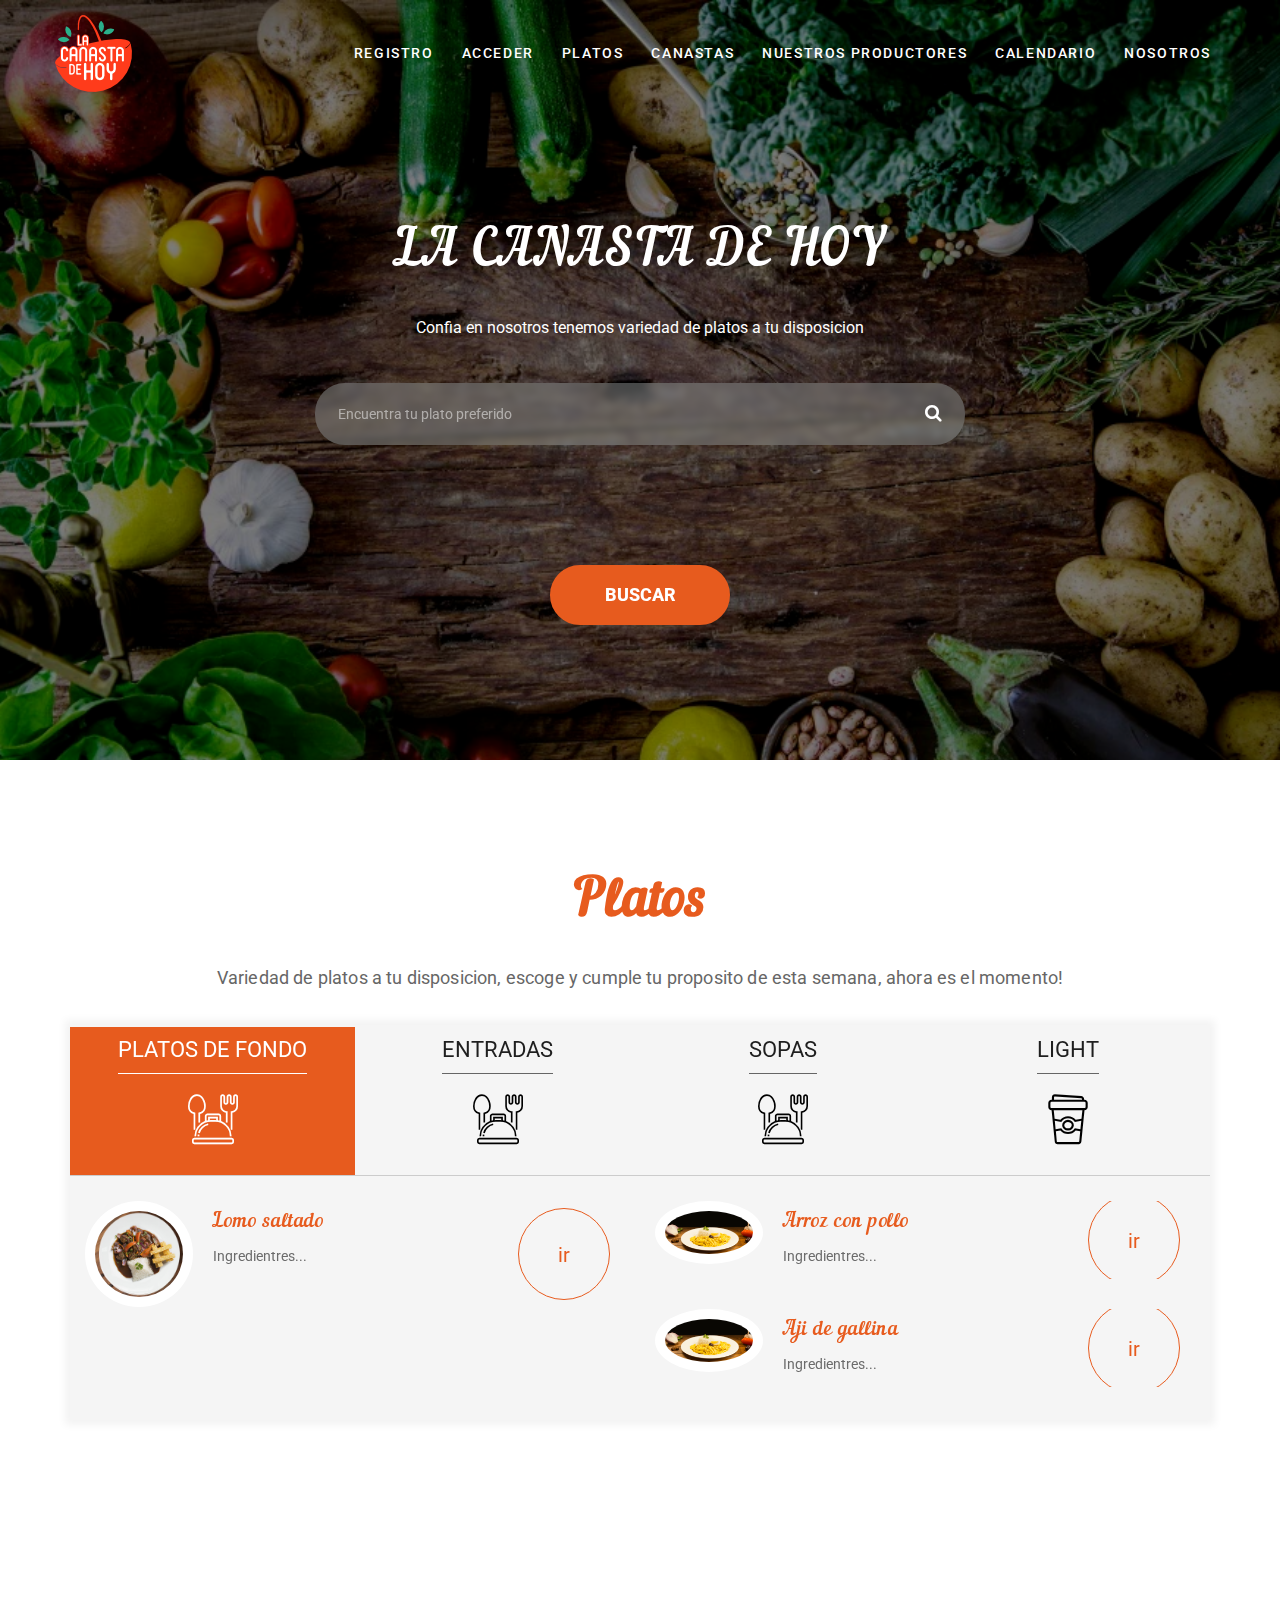
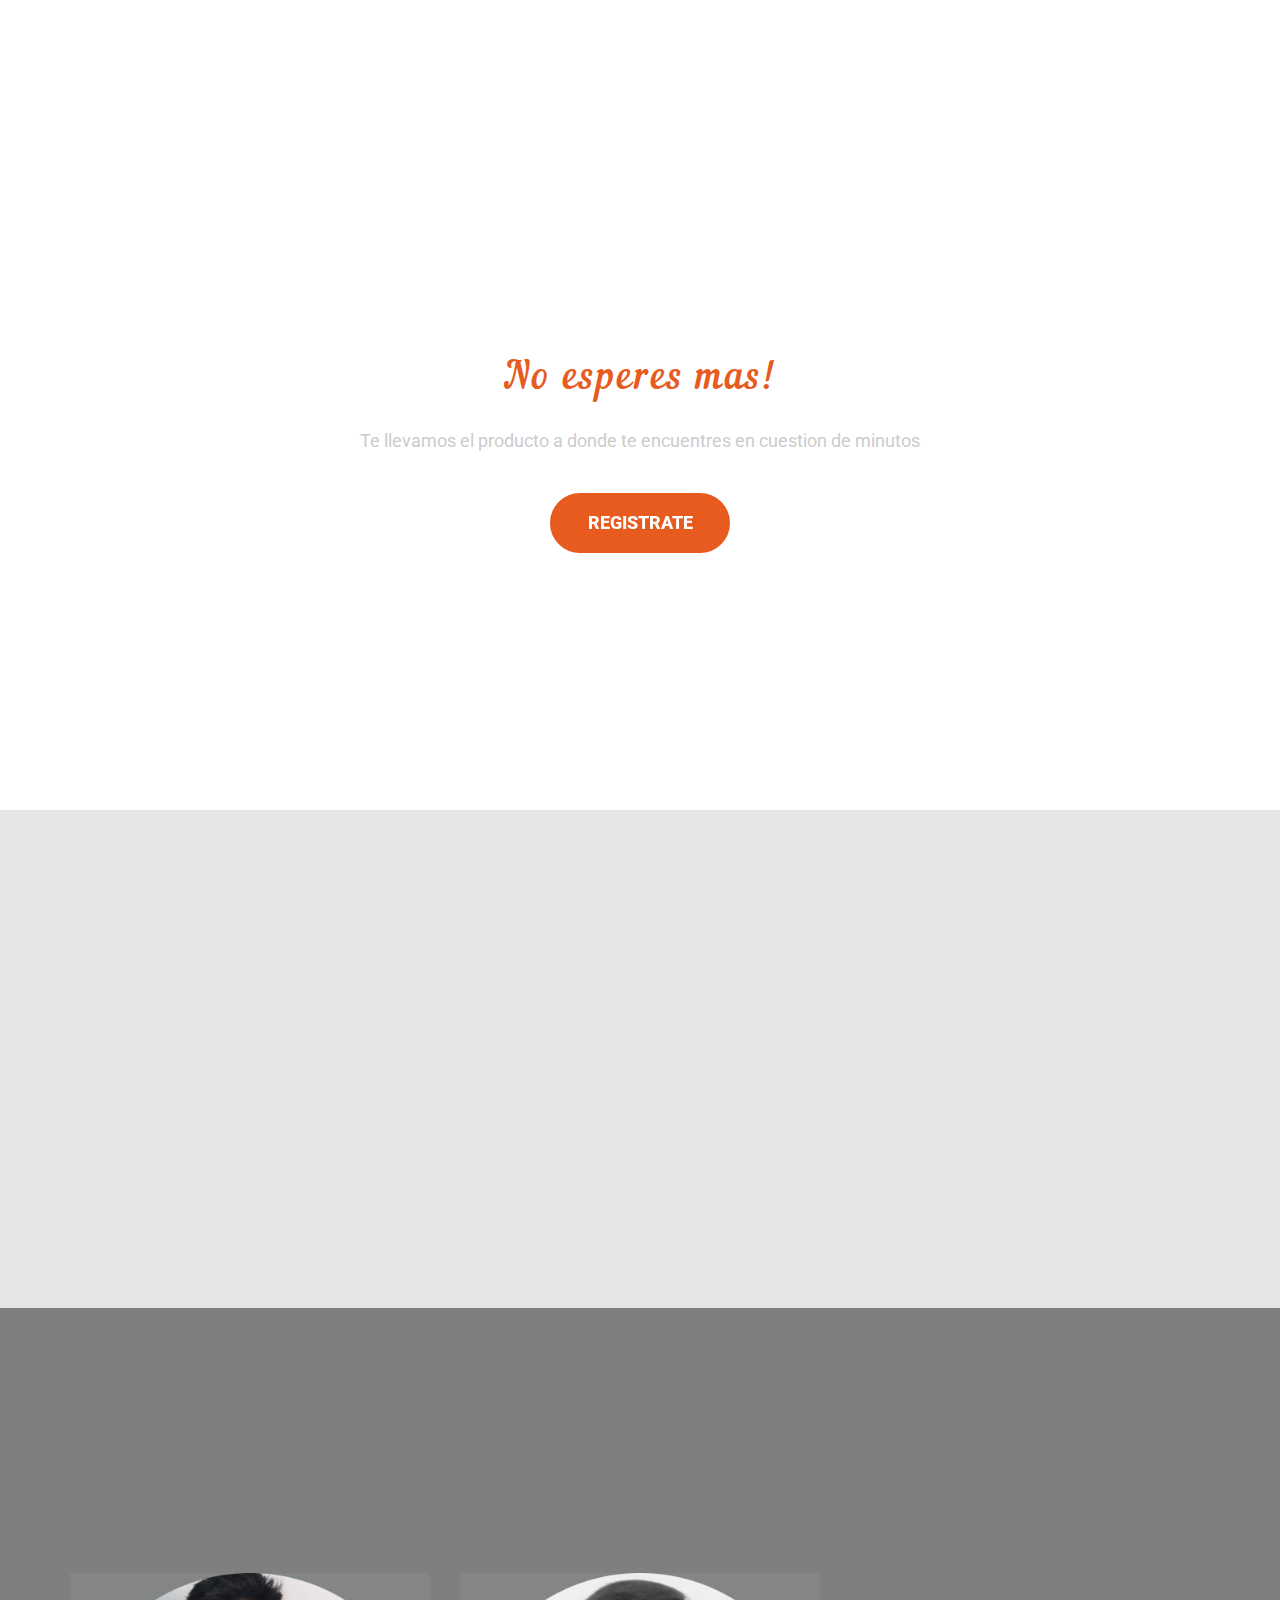
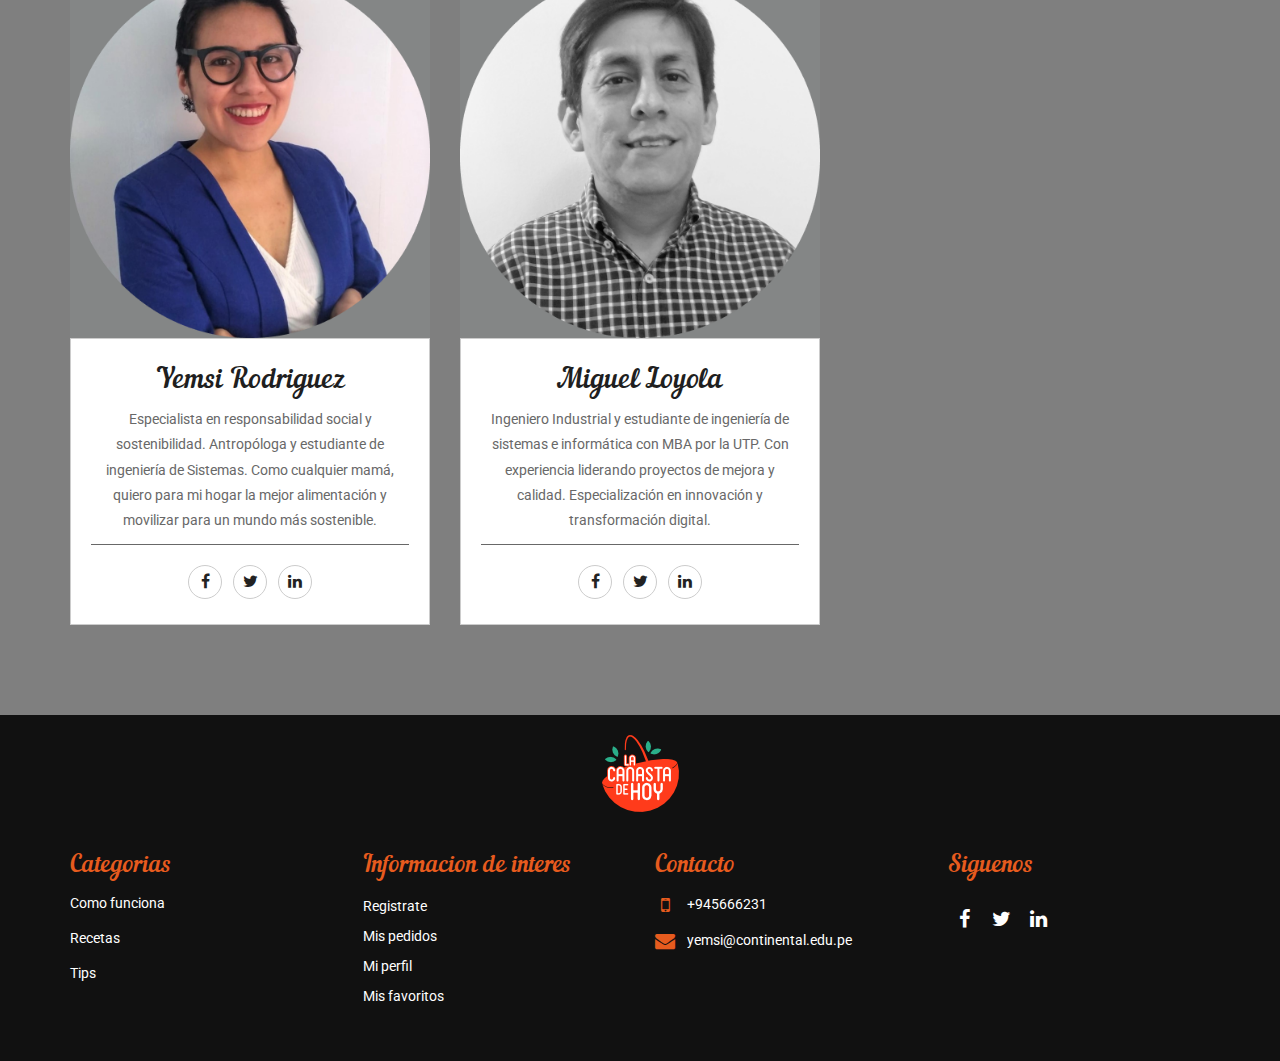
<file: canasta/index.html>
<!DOCTYPE html>
<html lang="en">

<head>

    <!-- Basic -->
    <meta charset="utf-8">
    <meta http-equiv="X-UA-Compatible" content="IE=edge">

    <!-- Mobile Metas -->
    <meta name="viewport" content="width=device-width, maximum-scale=1, initial-scale=1, user-scalable=0">

    <!-- Site Metas -->
    <title>La canasta de hoy</title>
    <meta name="keywords" content="">
    <meta name="description" content="">
    <meta name="author" content="">

    <!-- Site Icons -->
    <link rel="shortcut icon" href="images/logo.png" type="image/x-icon" />
    <link rel="apple-touch-icon" href="images/apple-touch-icon.png">

    <!-- Bootstrap CSS -->
    <link rel="stylesheet" href="css/bootstrap.min.css">
    <!-- Site CSS -->
    <link rel="stylesheet" href="css/style.css">
    <!-- Responsive CSS -->
    <link rel="stylesheet" href="css/responsive.css">
    <!-- color -->
    <link id="changeable-colors" rel="stylesheet" href="css/colors/orange.css" />

    <!-- Modernizer -->
    <script src="js/modernizer.js"></script>

    <!--[if lt IE 9]>
      <script src="https://oss.maxcdn.com/libs/html5shiv/3.7.0/html5shiv.js"></script>
      <script src="https://oss.maxcdn.com/libs/respond.js/1.4.2/respond.min.js"></script>
    <![endif]-->

</head>

<body>
    <div id="loader">
        <div id="status"></div>
    </div>


<!-- HEADER --------------------------------------------------------------------------------------->
  <div id="site-header">
      <header id="header" class="header-block-top">
          <div class="container">
              <div class="row">
                  <div class="main-menu">
                      <!-- navbar -->
                      <nav class="navbar navbar-default" id="mainNav">
                          <div class="navbar-header">
                              <button type="button" class="navbar-toggle collapsed" data-toggle="collapse" data-target="#navbar" aria-expanded="false" aria-controls="navbar">
                                  <span class="sr-only">Toggle navigation</span>
                                  <span class="icon-bar"></span>
                                  <span class="icon-bar"></span>
                                  <span class="icon-bar"></span>
                              </button>
                              <div class="logo">
                                  <a class="navbar-brand js-scroll-trigger logo-header" href="#">
                                      <img src="images/logo.png" alt="">
                                  </a>
                              </div>
                          </div>
                            <div id="navbar" class="navbar-collapse collapse">
                                <ul class="nav navbar-nav navbar-right">
                                  <!-- <li class="active"><a href="#">Registro</a></li> -->
                                    <!-- <li class="active"><a href="#">Acceder</a></li> -->
                                    <li><a href="https://app-cliente.dev.lacanastadehoy.com/Req4-6/registration.php">Registro</a></li>
                                    <li><a href="https://app-cliente.dev.lacanastadehoy.com/Req4-6/">Acceder</a></li>
                                    <li><a href="platos.html">Platos</a></li>
                                    <li><a href="#">Canastas</a></li>
                                    <li><a href="productores.html">Nuestros productores</a></li>
                                    <li><a href="calendario.html">Calendario</a></li>
                                    <li><a href="nosotros.html">Nosotros</a></li>
                                    <!-- <li><a href="#"><img src="images/user.png" ></a></img></li>
                                    <li><a href="#"><img src="images/shopping-bag.png" ></a></img></li> -->


                                  </ul>
                              </div>
                              <!-- end nav-collapse -->
                          </nav>
                          <!-- end navbar -->
                      </div>
                  </div>
                  <!-- end row -->
              </div>
              <!-- end container-fluid -->
          </header>
          <!-- end header -->
      </div>
      <!-- end site-header -->

  <!-- HEADER --------------------------------------------------------------------------------------->


<!-- BUSCADOR DE PLATO --------------------------------------------------------------------------------------->


        <div class="footer-news pad-top-220 pad-bottom-70 parallax" id="imagenBanner">
            <div class="container">
                <div class="row">
                    <div class="col-lg-12 col-md-12 col-sm-12 col-xs-12">
                        <div class="wow fadeIn" data-wow-duration="1s" data-wow-delay="0.1s">
                            <h2 id="tituloBanner" class="ft-title color-white text-center"> LA CANASTA DE HOY </h2>
                            <p id="descripcionBanner"> Confia en nosotros tenemos variedad de platos a tu disposicion</p>
                        </div>
                        <form>
                            <input type="text" placeholder="Encuentra tu plato preferido">
                            <a href="#" class="orange-btn"><i class="fa fa-search" aria-hidden="true"></i></a>
                        </form>
                        <div class="book-btn">
                            <a href="#" class="table-btn hvr-underline-from-center">Buscar</a>
                        </div>

                    </div>
                    <!-- end col -->
                </div>
                <!-- end row -->
            </div>
            <!-- end container -->
        </div>

<!-- -------------------------------------------------------------------------------------------------------->









<!-- MENUS --------------------------------------------------------------------------------------->

        <div id="menu" class="menu-main pad-top-110 pad-bottom-100">
            <div class="container">
                <div class="row">
                    <div class="col-lg-12 col-md-12 col-sm-12 col-xs-12">
                        <div class="wow fadeIn" data-wow-duration="1s" data-wow-delay="0.1s">
                            <h2 class="block-title text-center">
                Platos
              </h2>
                            <p class="title-caption text-center">Variedad de platos a tu disposicion, escoge y cumple tu proposito de esta semana, ahora es el momento! </p>
                        </div>
                        <div class="tab-menu">
                            <div class="slider slider-nav">
                                <div class="tab-title-menu">
                                    <h2>PLATOS DE FONDO</h2>
                                    <p> <i class="flaticon-dinner"></i> </p>
                                </div>
                                <div class="tab-title-menu">
                                    <h2>ENTRADAS</h2>
                                    <p> <i class="flaticon-dinner"></i> </p>
                                </div>
                                <div class="tab-title-menu">
                                    <h2>SOPAS</h2>
                                    <p> <i class="flaticon-dinner"></i> </p>
                                </div>
                                <div class="tab-title-menu">
                                    <h2>LIGHT</h2>
                                    <p> <i class="flaticon-coffee"></i> </p>
                                </div>
                            </div>
                            <div class="slider slider-single">
                                <div>
                                    <div class="col-lg-6 col-md-6 col-sm-12 col-xs-12 ">
                                        <div class="offer-item">
                                            <img src="images/menu-item-thumbnail-01.png" alt="" class="img-responsive">
                                            <div>
                                                <h3>Lomo saltado</h3>
                                                <p>
                                                  Ingredientres...
                                                </p>
                                            </div>
                                            <span class="offer-price">ir</span>
                                        </div>
                                    </div>
                                    <!-- end col -->
                                    <div class="col-lg-6 col-md-6 col-sm-12 col-xs-12 ">
                                        <div class="offer-item">
                                            <img src="images/menu-item-thumbnail-03.png" alt="" class="img-responsive">
                                            <div>
                                                <h3>Arroz con pollo</h3>
                                                <p>
                                                    Ingredientres...
                                                </p>
                                            </div>
                                            <span class="offer-price">ir</span>
                                        </div>
                                    </div>
                                    <!-- end col -->
                                    <div class="col-lg-6 col-md-6 col-sm-12 col-xs-12 ">
                                        <div class="offer-item">
                                            <img src="images/menu-item-thumbnail-03.png" alt="" class="img-responsive">
                                            <div>
                                                <h3>Aji de gallina</h3>
                                                <p>
                                                    Ingredientres...
                                                </p>
                                            </div>
                                            <span class="offer-price">ir</span>
                                        </div>
                                    </div>
                                    <!-- end col -->
                                </div>
                                <div>
                                    <div class="col-lg-6 col-md-6 col-sm-12 col-xs-12 ">
                                        <div class="offer-item">
                                            <img src="images/menu-item-thumbnail-01.png" alt="" class="img-responsive">
                                            <div>
                                                <h3> </h3>
                                                <p>
                                                    Ingredientres...
                                                </p>
                                            </div>
                                            <span class="offer-price">ir</span>
                                        </div>
                                    </div>
                                    <!-- end col -->
                                    <div class="col-lg-6 col-md-6 col-sm-12 col-xs-12 ">
                                        <div class="offer-item">
                                            <img src="images/menu-item-thumbnail-01.png" alt="" class="img-responsive">
                                            <div>
                                                <h3> </h3>
                                                <p>
                                                    Ingredientres...
                                                </p>
                                            </div>
                                            <span class="offer-price">ir</span>
                                        </div>
                                    </div>
                                    <!-- end col -->
                                    <div class="col-lg-6 col-md-6 col-sm-12 col-xs-12 ">
                                        <div class="offer-item">
                                            <img src="images/menu-item-thumbnail-01.png" alt="" class="img-responsive">
                                            <div>
                                                <h3> </h3>
                                                <p>
                                                    Ingredientres...
                                                </p>
                                            </div>
                                            <span class="offer-price">ir</span>
                                        </div>
                                    </div>
                                    <!-- end col -->
                                </div>
                                <div>
                                    <div class="col-lg-6 col-md-6 col-sm-12 col-xs-12 ">
                                        <div class="offer-item">
                                            <img src="images/menu-item-thumbnail-01.png" alt="" class="img-responsive">
                                            <div>
                                                <h3> </h3>
                                                <p>
                                                    Ingredientres...
                                                </p>
                                            </div>
                                            <span class="offer-price">ir</span>
                                        </div>
                                    </div>
                                    <!-- end col -->
                                    <div class="col-lg-6 col-md-6 col-sm-12 col-xs-12 ">
                                        <div class="offer-item">
                                            <img src="images/menu-item-thumbnail-01.png" alt="" class="img-responsive">
                                            <div>
                                                <h3> </h3>
                                                <p>
                                                    Ingredientres...
                                                </p>
                                            </div>
                                            <span class="offer-price">ir</span>
                                        </div>
                                    </div>
                                    <!-- end col -->
                                    <div class="col-lg-6 col-md-6 col-sm-12 col-xs-12 ">
                                        <div class="offer-item">
                                            <img src="images/menu-item-thumbnail-01.png" alt="" class="img-responsive">
                                            <div>
                                                <h3> </h3>
                                                <p>
                                                    Ingredientres...
                                                </p>
                                            </div>
                                            <span class="offer-price">ir</span>
                                        </div>
                                    </div>
                                    <!-- end col -->
                                </div>
                                <div>
                                    <div class="col-lg-6 col-md-6 col-sm-12 col-xs-12 ">
                                        <div class="offer-item">
                                            <img src="images/menu-item-thumbnail-01.png" alt="" class="img-responsive">
                                            <div>
                                                <h3> </h3>
                                                <p>
                                                    Ingredientres...
                                                </p>
                                            </div>
                                            <span class="offer-price">ir</span>
                                        </div>
                                    </div>
                                    <!-- end col -->
                                    <div class="col-lg-6 col-md-6 col-sm-12 col-xs-12 ">
                                        <div class="offer-item">
                                            <img src="images/menu-item-thumbnail-01.png" alt="" class="img-responsive">
                                            <div>
                                                <h3> </h3>
                                                <p>
                                                    Ingredientres...
                                                </p>
                                            </div>
                                            <span class="offer-price">ir</span>
                                        </div>
                                    </div>
                                    <!-- end col -->
                                    <div class="col-lg-6 col-md-6 col-sm-12 col-xs-12 ">
                                        <div class="offer-item">
                                            <img src="images/menu-item-thumbnail-01.png" alt="" class="img-responsive">
                                            <div>
                                                <h3> </h3>
                                                <p>
                                                  Ingredientres...
                                                </p>
                                            </div>
                                            <span class="offer-price">ir</span>
                                        </div>
                                    </div>
                                    <!-- end col -->
                                </div>
                            </div>
                        </div>
                        <!-- end tab-menu -->
                    </div>
                    <!-- end col -->
                </div>
                <!-- end row -->
            </div>
            <!-- end container -->
        </div>
        <!-- end menu -->



<!---------------------------------------------------------------------------------------------->


<!-- REGISTRO DE DE USUARIO --------------------------------------------------------------------------------------->

    <div id="banner" class="banner full-screen-mode parallax">
        <div class="container pr">
            <div class="col-lg-12 col-md-12 col-sm-12 col-xs-12">
                <div class="banner-static">
                    <div class="banner-text">
                        <div class="banner-cell">
                            <h1>Registrate Ahora<span class="typer" id="some-id" data-delay="200" data-delim=":" data-words=" " data-colors="red"></span><span class="cursor" data-cursorDisplay="_" data-owner="some-id"></span></h1>
                            <h2>No esperes mas!</h2>
                            <p>Te llevamos el producto a donde te encuentres en cuestion de minutos</p>
                            <div class="book-btn">
                                <a href="https://app-cliente.dev.lacanastadehoy.com/Req4-6/registration.php" class="table-btn hvr-underline-from-center">Registrate</a>
                            </div>
                            <!-- <a href="#about">
                                <div class="mouse"></div>
                            </a> -->
                        </div>
                        <!-- end banner-cell -->
                    </div>
                    <!-- end banner-text -->
                </div>
                <!-- end banner-static -->
            </div>
            <!-- end col -->
        </div>
        <!-- end container -->
    </div>
    <!-- end banner -->

<!--------------------------------------------------------------------------------------------------------------->

<!---BENEFICIOS DE LA CANASTA DE HOY-------------------------------------------------------------------------------------------->

    <div id="about" class="about-main pad-top-110 pad-bottom-100">
        <div class="container">
            <div class="row">
                <div class="col-lg-6 col-md-6 col-sm-12 col-xs-12">
                    <div class="wow fadeIn" data-wow-duration="1s" data-wow-delay="0.1s">
                        <h2 id="titulo"class="block-title"> Beneficios de comprar con nosotros! </h2>
                        <h3 id="subtitulo">Beneficios</h3>
                        <p id="descripcion" style="white-space: pre-line;">Garantizamos la disponibilidad y mejor calidad</p>
                        <!-- <p>Productos frescos, diversos y baratos</p>
                        <p>Práctico y adaptable a tu modo de compra</p> -->


                    </div>
                </div>
                <!-- end col -->
                <div class="col-lg-6 col-md-6 col-sm-12 col-xs-12">
                    <div class="wow fadeIn" data-wow-duration="1s" data-wow-delay="0.1s">
                        <div class="about-images">
                            <img id="imagenAviso" class="about-main" src="images/about-main.png" alt="About Main Image">

                        </div>
                    </div>
                </div>
                <!-- end col -->
            </div>
            <!-- end row -->
        </div>
        <!-- end container -->
    </div>


<!--------------------------------------------------------------------------------------------------------------------->

<!--NUESTRO EQUIPO -------------------------------------------------------------------------------------------->

    <div id="our_team" class="team-main pad-top-110 pad-bottom-100 parallax">
        <div class="container">
            <div class="row">
                <div class="col-lg-12 col-md-12 col-sm-12 col-xs-12">
                    <div class="wow fadeIn" data-wow-duration="1s" data-wow-delay="0.1s">
                        <h2 class="block-title text-center">
						Nuestro Equipo
					</h2>
                        <p class="title-caption text-center">Espacialistas </p>
                    </div>
                    <div class="team-box">

                        <div class="row">
                            <div class="col-md-4 col-sm-6">
                                <div class="sf-team">
                                    <div class="thumb">
                                        <a href="#"><img src="images/staff-01.png" alt=""></a>
                                    </div>
                                    <div class="text-col">
                                        <h3>Yemsi Rodriguez</h3>
                                        <p>Especialista en responsabilidad social y sostenibilidad. Antropóloga y estudiante de ingeniería de Sistemas. Como cualquier mamá, quiero para mi hogar la mejor alimentación y movilizar para un mundo más sostenible.</p>
                                        <ul class="team-social">
                                            <li><a href="#"><i class="fa fa-facebook" aria-hidden="true"></i></a></li>
                                            <li><a href="#"><i class="fa fa-twitter" aria-hidden="true"></i></a></li>
                                            <li><a href="#"><i class="fa fa-linkedin" aria-hidden="true"></i></a></li>
                                        </ul>
                                    </div>
                                </div>
                            </div>

                            <!-- end col -->
                            <div class="col-md-4 col-sm-6">
                                <div class="sf-team">
                                    <div class="thumb">
                                        <a href="#"><img src="images/staff-02.png" alt=""></a>
                                    </div>
                                    <div class="text-col">
                                        <h3>Miguel Loyola</h3>
                                        <p>Ingeniero Industrial y estudiante de ingeniería de sistemas e informática con MBA por la UTP. Con experiencia liderando proyectos de mejora y calidad. Especialización en innovación y transformación digital.</p>
                                        <ul class="team-social">
                                            <li><a href="#"><i class="fa fa-facebook" aria-hidden="true"></i></a></li>
                                            <li><a href="#"><i class="fa fa-twitter" aria-hidden="true"></i></a></li>
                                            <li><a href="#"><i class="fa fa-linkedin" aria-hidden="true"></i></a></li>
                                        </ul>
                                    </div>
                                </div>
                            </div>
                            <!-- end col -->
                        </div>
                        <!-- end row -->

                    </div>
                    <!-- end team-box -->

                </div>
                <!-- end col -->
            </div>
            <!-- end row -->
        </div>
        <!-- end container -->
    </div>
    <!-- end team-main -->

<!------------------------------------------------------------------------------------------------------------>



<!-- FOOTER-------------------------------------------------------------------------------------------->

    <div id="footer" class="footer-main">
    <!-- end footer-news -->
    <div class="footer-box pad-top-50">
        <div class="container">
            <div class="row">
                <div class="footer-in-main">
                    <div class="footer-logo">
                        <div class="text-center">
                            <img src="images/logo.png" alt="" />
                        </div>
                    </div>
                    <div class="col-lg-3 col-md-3 col-sm-6 col-xs-12">
                        <div class="footer-box-a">
                            <h3>Categorias</h3>
                            <p>Como funciona</p>
                            <p>Recetas</p>
                            <p>Tips</p>

                        </div>
                        <!-- end footer-box-a -->
                    </div>
                    <!-- end col -->
                    <div class="col-lg-3 col-md-3 col-sm-6 col-xs-12">
                        <div class="footer-box-b">
                            <h3>Informacion de interes</h3>
                            <ul>
                                <li><a href="#">Registrate</a></li>
                                <li><a href="#">Mis pedidos</a></li>
                                <li><a href="#">Mi perfil</a></li>
                                <li><a href="#">Mis favoritos</a></li>
                            </ul>
                        </div>
                        <!-- end footer-box-b -->
                    </div>
                    <!-- end col -->
                    <div class="col-lg-3 col-md-3 col-sm-6 col-xs-12">
                        <div class="footer-box-c">
                            <h3>Contacto</h3>

                            <p>
                                <i class="fa fa-mobile" aria-hidden="true"></i>
                                <span>
              +945666231
            </span>
                            </p>
                            <p>
                                <i class="fa fa-envelope" aria-hidden="true"></i>
                                <span><a href="#">yemsi@continental.edu.pe</a></span>
                            </p>
                        </div>
                        <!-- end footer-box-c -->
                    </div>
                    <!-- end col -->
                    <div class="col-lg-3 col-md-3 col-sm-6 col-xs-12">
                        <div class="footer-box-a">
                            <h3>Siguenos</h3>
                            <p></p>
                            <ul class="socials-box footer-socials pull-left">
                                <li>
                                    <a href="#">
                                        <div class="social-circle-border"><i class="fa  fa-facebook"></i></div>
                                    </a>
                                </li>
                                <li>
                                    <a href="#">
                                        <div class="social-circle-border"><i class="fa fa-twitter"></i></div>
                                    </a>
                                </li>

                                <li>
                                    <a href="#">
                                        <div class="social-circle-border"><i class="fa fa-linkedin"></i></div>
                                    </a>
                                </li>
                            </ul>

                        </div>
                        <!-- end footer-box-a -->
                    </div>

                    <!-- end col -->
                </div>
                <!-- end footer-in-main -->
            </div>
            <!-- end row -->
        </div>
        <!-- end container -->

        <!-- end copyright-main -->
    </div>
    <!-- end footer-box -->
    </div>
    <!-- end footer-main -->


<!------------------------------------------------------------------------------------------------------>


<a href="#" class="scrollup" style="display: none;">Scroll</a>


<!-- ALL JS FILES -->
<script src="js/all.js"></script>
<script src="js/bootstrap.min.js"></script>
<!-- ALL PLUGINS -->
<script src="js/custom.js"></script>



<script src="js/home.js"></script>
</body>

</html>
</file>
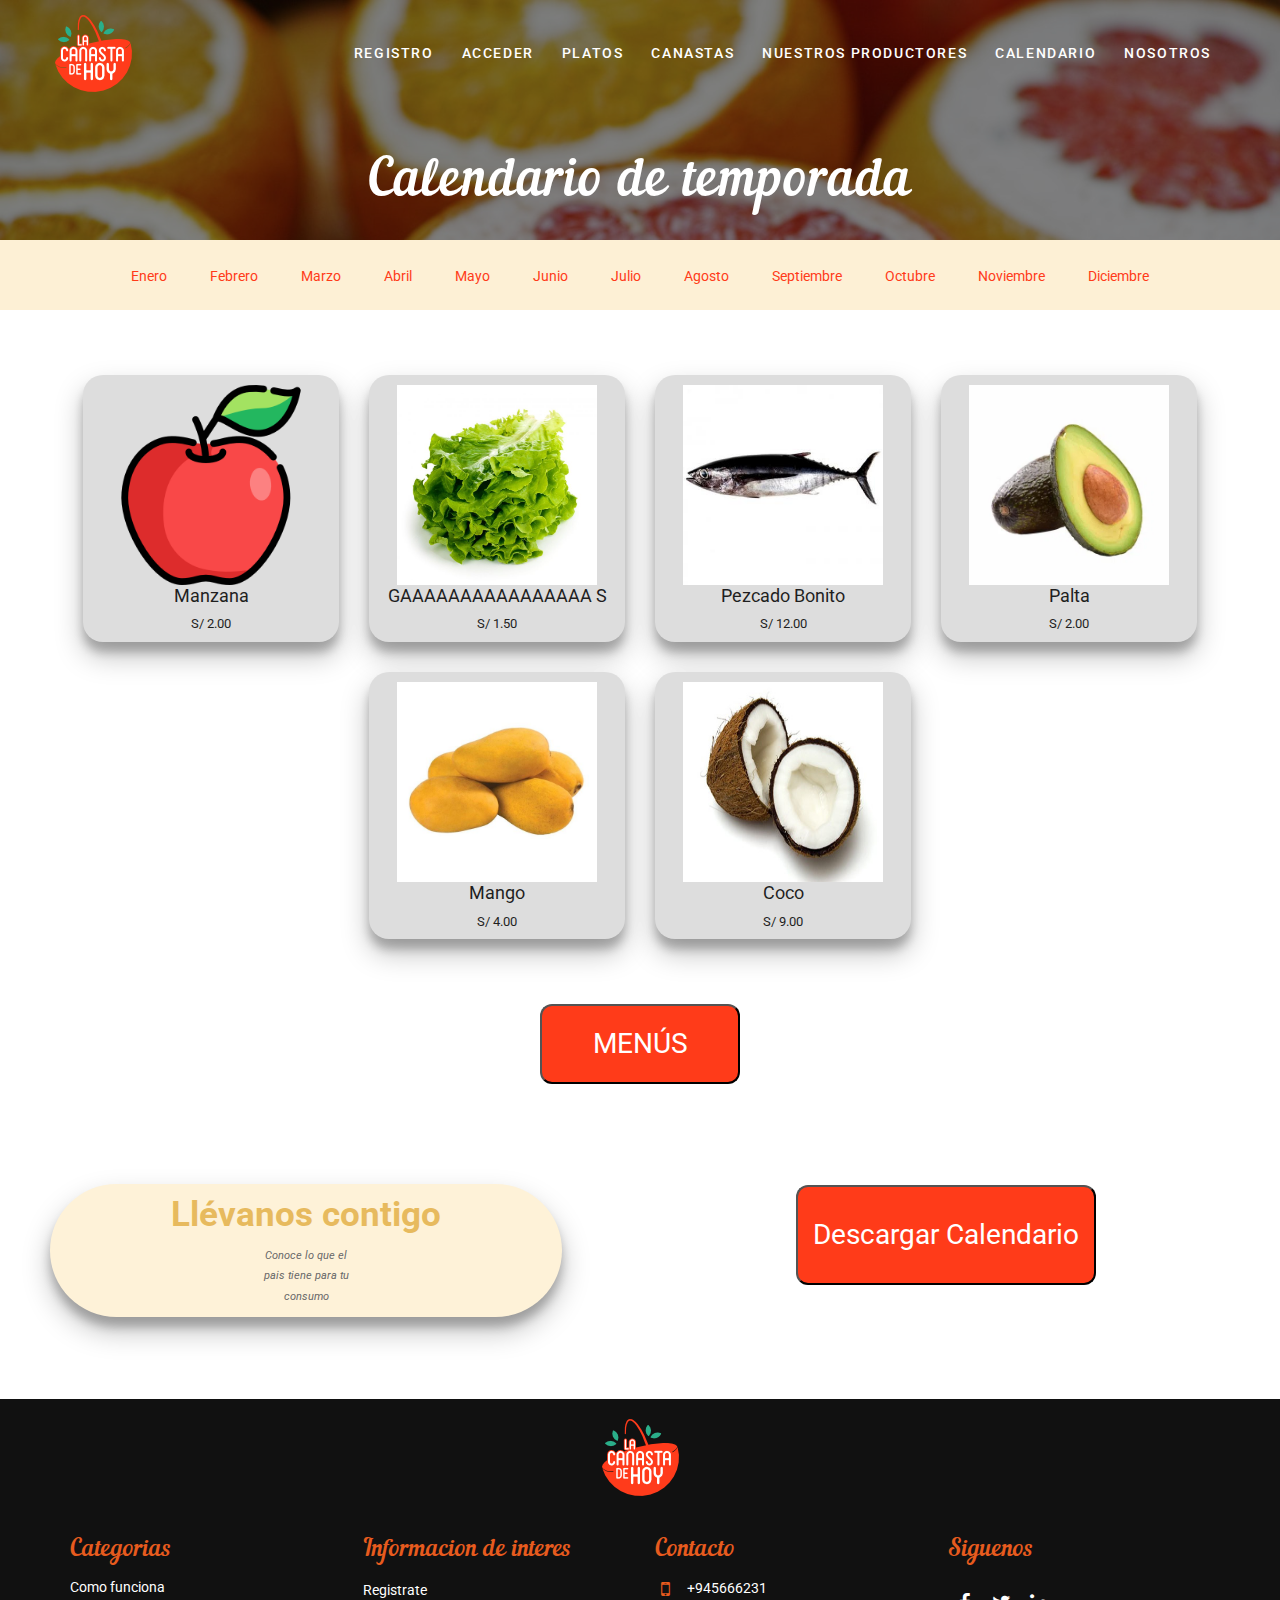
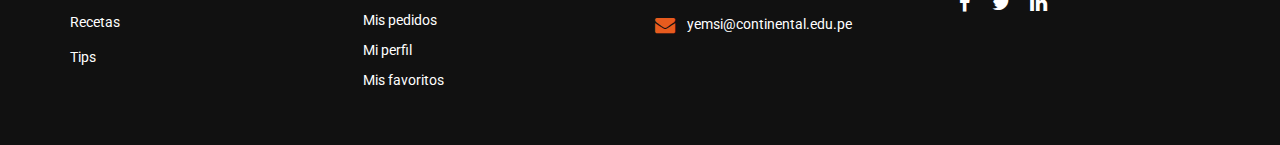
<file: canasta/calendario.html>
<!DOCTYPE html>
<html lang="en">

<head>



    <link rel="stylesheet" href="css/calendar.css">
    <link rel="preconnect" href="https://fonts.googleapis.com">
    <link rel="preconnect" href="https://fonts.gstatic.com" crossorigin>
    <link href="https://fonts.googleapis.com/css2?family=Roboto&display=swap" rel="stylesheet">


    <!-- Basic -->
    <meta charset="utf-8">
    <meta http-equiv="X-UA-Compatible" content="IE=edge">

    <!-- Mobile Metas -->
    <meta name="viewport" content="width=device-width, maximum-scale=1, initial-scale=1, user-scalable=0">

    <!-- Site Metas -->
    <title>Calendario</title>
    <meta name="keywords" content="">
    <meta name="description" content="">
    <meta name="author" content="">

    <!-- Site Icons -->
    <link rel="shortcut icon" href="images/logo.png" type="image/x-icon" />
    <link rel="apple-touch-icon" href="images/apple-touch-icon.png">

    <!-- Bootstrap CSS -->
    <link rel="stylesheet" href="css/bootstrap.min.css">
    <!-- Site CSS -->
    <link rel="stylesheet" href="css/style.css">
    <!-- Responsive CSS -->
    <link rel="stylesheet" href="css/responsive.css">
    <!-- color -->
    <link id="changeable-colors" rel="stylesheet" href="css/colors/orange.css" />

    <!-- Modernizer -->
    <script src="js/modernizer.js"></script>







</head>

<body>
  <!-- HEADER --------------------------------------------------------------------------------------->
    <div id="site-header">
        <header id="header" class="header-block-top">
            <div class="container">
                <div class="row">
                    <div class="main-menu">
                        <!-- navbar -->
                        <nav class="navbar navbar-default" id="mainNav">
                            <div class="navbar-header">
                                <button type="button" class="navbar-toggle collapsed" data-toggle="collapse" data-target="#navbar" aria-expanded="false" aria-controls="navbar">
                                    <span class="sr-only">Toggle navigation</span>
                                    <span class="icon-bar"></span>
                                    <span class="icon-bar"></span>
                                    <span class="icon-bar"></span>
                                </button>
                                <div class="logo">
                                    <a class="navbar-brand js-scroll-trigger logo-header" href="index.html">
                                        <img src="images/logo.png" alt="">
                                    </a>
                                </div>
                            </div>
                              <div id="navbar" class="navbar-collapse collapse">
                                  <ul class="nav navbar-nav navbar-right">
                                    <!-- <li class="active"><a href="#">Registro</a></li> -->
                                      <!-- <li class="active"><a href="#">Acceder</a></li> -->
                                      <li><a href="https://app-cliente.dev.lacanastadehoy.com/Req4-6/registration.php">Registro</a></li>
                                      <li><a href="https://app-cliente.dev.lacanastadehoy.com/Req4-6/">Acceder</a></li>
                                      <li><a href="platos.html">Platos</a></li>
                                      <li><a href="#">Canastas</a></li>
                                      <li><a href="productores.html">Nuestros productores</a></li>
                                      <li><a href="calendario.html">Calendario</a></li>
                                      <li><a href="nosotros.html">Nosotros</a></li>
                                      <!-- <li><a href="#"><img src="images/user.png" ></a></img></li>
                                      <li><a href="#"><img src="images/shopping-bag.png" ></a></img></li> -->


                                    </ul>
                                </div>
                                <!-- end nav-collapse -->
                            </nav>
                            <!-- end navbar -->
                        </div>
                    </div>
                    <!-- end row -->
                </div>
                <!-- end container-fluid -->
            </header>
            <!-- end header -->
        </div>
        <!-- end site-header -->

    <!-- HEADER --------------------------------------------------------------------------------------->

    <!-- BANNER CALENDARIO --------------------------------------------------------------------------------------->


            <div class="footer-news pad-top-220 pad-bottom-70 parallax"  style =" background-image: url('./images/calendarioBanner.jpg'); height:80px;padding-top:150px;padding-bottom:90px;">
                <div class="container">
                    <div class="row">
                        <div class="col-lg-12 col-md-12 col-sm-12 col-xs-12">
                            <div class="wow fadeIn" data-wow-duration="1s" data-wow-delay="0.1s">
                                <h2 class="ft-title color-white text-center"> Calendario de temporada </h2>

                            </div>
                        </div>
                        <!-- end col -->
                    </div>
                    <!-- end row -->
                </div>
                <!-- end container -->
            </div>

    <!-- -------------------------------------------------------------------------------------------------------->


        <main>
            <nav class="menu">
                <div class="meses-container">
                    <ul>
                        <li><a href="#">Enero</a></li>
                        <li><a href="#">Febrero</a></li>
                        <li><a href="#">Marzo</a></li>
                        <li><a href="#">Abril</a></li>
                        <li><a href="#">Mayo</a></li>
                        <li><a href="#">Junio</a></li>
                        <li><a href="#">Julio</a></li>
                        <li><a href="#">Agosto</a></li>
                        <li><a href="#">Septiembre</a></li>
                        <li><a href="#">Octubre</a></li>
                        <li><a href="#">Noviembre</a></li>
                        <li><a href="#">Diciembre</a></li>
                    </ul>
                </div>
            </nav>
                <div class="productos-container">
                    <div class="productos">
                        <img src="images/manzana.png">
                        <h3>Manzana</h3>
                        <h6>S/ 2.00</h6>
                    </div>
                    <div class="productos">
                        <img src="images/lechuga.jpg">
                        <h3>GAAAAAAAAAAAAAAAA
                            S
                        </h3>
                        <h6>S/ 1.50</h6>
                    </div>
                    <div class="productos">
                        <img src="images/Bonito.jpg">
                        <h3>Pezcado Bonito</h3>
                        <h6>S/ 12.00</h6>
                    </div>
                    <div class="productos">
                        <img src="images/palta-hass.webp">
                        <h3>Palta</h3>
                        <h6>S/ 2.00</h6>
                    </div>
                    <div class="productos">
                        <img src="images/mango.jpeg">
                        <h3>Mango</h3>
                        <h6>S/ 4.00</h6>
                    </div>
                    <div class="productos">
                        <img src="images/coco.jpg">
                        <h3>Coco</h3>
                        <h6>S/ 9.00</h6>
                    </div>
                </div>
                <div class="botoncalendario">
                    <button>MENÚS</button>
                </div>
                <div class="regplatos">
                    <div class="contigo">
                        <h2>Llévanos contigo</h2>
                        <p>Conoce lo que el </br> pais tiene para tu </br> consumo</p>
                    </div>
                    <div class="botondescarga">
                        <button>Descargar Calendario</button>
                    </div>
                </div>
        </main>



        <!-- FOOTER-------------------------------------------------------------------------------------------->

            <div id="footer" class="footer-main">
            <!-- end footer-news -->
            <div class="footer-box pad-top-50">
                <div class="container">
                    <div class="row">
                        <div class="footer-in-main">
                            <div class="footer-logo">
                                <div class="text-center">
                                    <img src="images/logo.png" alt="" />
                                </div>
                            </div>
                            <div class="col-lg-3 col-md-3 col-sm-6 col-xs-12">
                                <div class="footer-box-a">
                                    <h3>Categorias</h3>
                                    <p>Como funciona</p>
                                    <p>Recetas</p>
                                    <p>Tips</p>

                                </div>
                                <!-- end footer-box-a -->
                            </div>
                            <!-- end col -->
                            <div class="col-lg-3 col-md-3 col-sm-6 col-xs-12">
                                <div class="footer-box-b">
                                    <h3>Informacion de interes</h3>
                                    <ul>
                                        <li><a href="#">Registrate</a></li>
                                        <li><a href="#">Mis pedidos</a></li>
                                        <li><a href="#">Mi perfil</a></li>
                                        <li><a href="#">Mis favoritos</a></li>
                                    </ul>
                                </div>
                                <!-- end footer-box-b -->
                            </div>
                            <!-- end col -->
                            <div class="col-lg-3 col-md-3 col-sm-6 col-xs-12">
                                <div class="footer-box-c">
                                    <h3>Contacto</h3>

                                    <p>
                                        <i class="fa fa-mobile" aria-hidden="true"></i>
                                        <span>
                      +945666231
                    </span>
                                    </p>
                                    <p>
                                        <i class="fa fa-envelope" aria-hidden="true"></i>
                                        <span><a href="#">yemsi@continental.edu.pe</a></span>
                                    </p>
                                </div>
                                <!-- end footer-box-c -->
                            </div>
                            <!-- end col -->
                            <div class="col-lg-3 col-md-3 col-sm-6 col-xs-12">
                                <div class="footer-box-a">
                                    <h3>Siguenos</h3>
                                    <p></p>
                                    <ul class="socials-box footer-socials pull-left">
                                        <li>
                                            <a href="#">
                                                <div class="social-circle-border"><i class="fa  fa-facebook"></i></div>
                                            </a>
                                        </li>
                                        <li>
                                            <a href="#">
                                                <div class="social-circle-border"><i class="fa fa-twitter"></i></div>
                                            </a>
                                        </li>

                                        <li>
                                            <a href="#">
                                                <div class="social-circle-border"><i class="fa fa-linkedin"></i></div>
                                            </a>
                                        </li>
                                    </ul>

                                </div>
                                <!-- end footer-box-a -->
                            </div>

                            <!-- end col -->
                        </div>
                        <!-- end footer-in-main -->
                    </div>
                    <!-- end row -->
                </div>
                <!-- end container -->

                <!-- end copyright-main -->
            </div>
            <!-- end footer-box -->
            </div>
            <!-- end footer-main -->


        <!------------------------------------------------------------------------------------------------------>

        <a href="#" class="scrollup" style="display: none;">Scroll</a>


        <!-- ALL JS FILES -->
        <script src="js/all.js"></script>
        <script src="js/bootstrap.min.js"></script>
        <!-- ALL PLUGINS -->
        <script src="js/custom.js"></script>




    <script src="https://cdnjs.cloudflare.com/ajax/libs/jquery/3.6.0/jquery.min.js"
        integrity="sha512-894YE6QWD5I59HgZOGReFYm4dnWc1Qt5NtvYSaNcOP+u1T9qYdvdihz0PPSiiqn/+/3e7Jo4EaG7TubfWGUrMQ=="
        crossorigin="anonymous" referrerpolicy="no-referrer"></script>
    <script src="js/productores.js"></script>
</body>

</html>
</file>
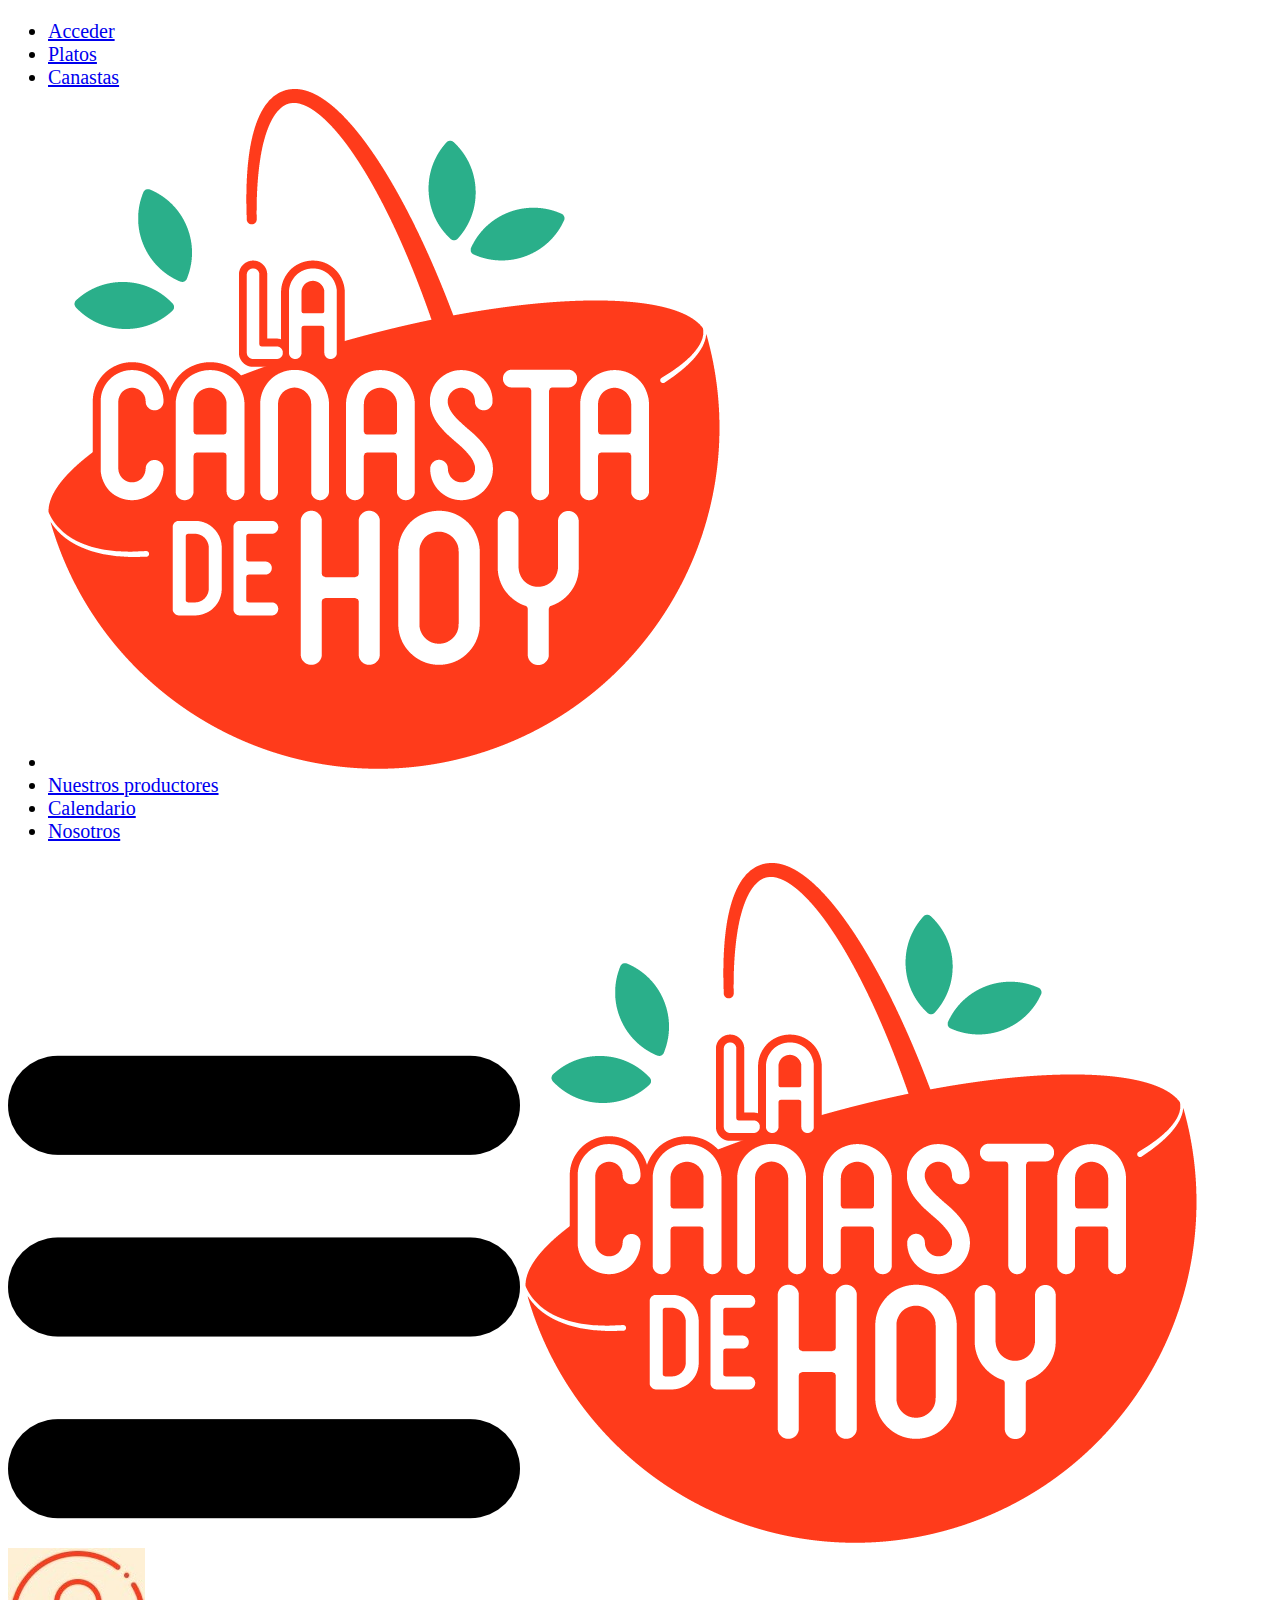
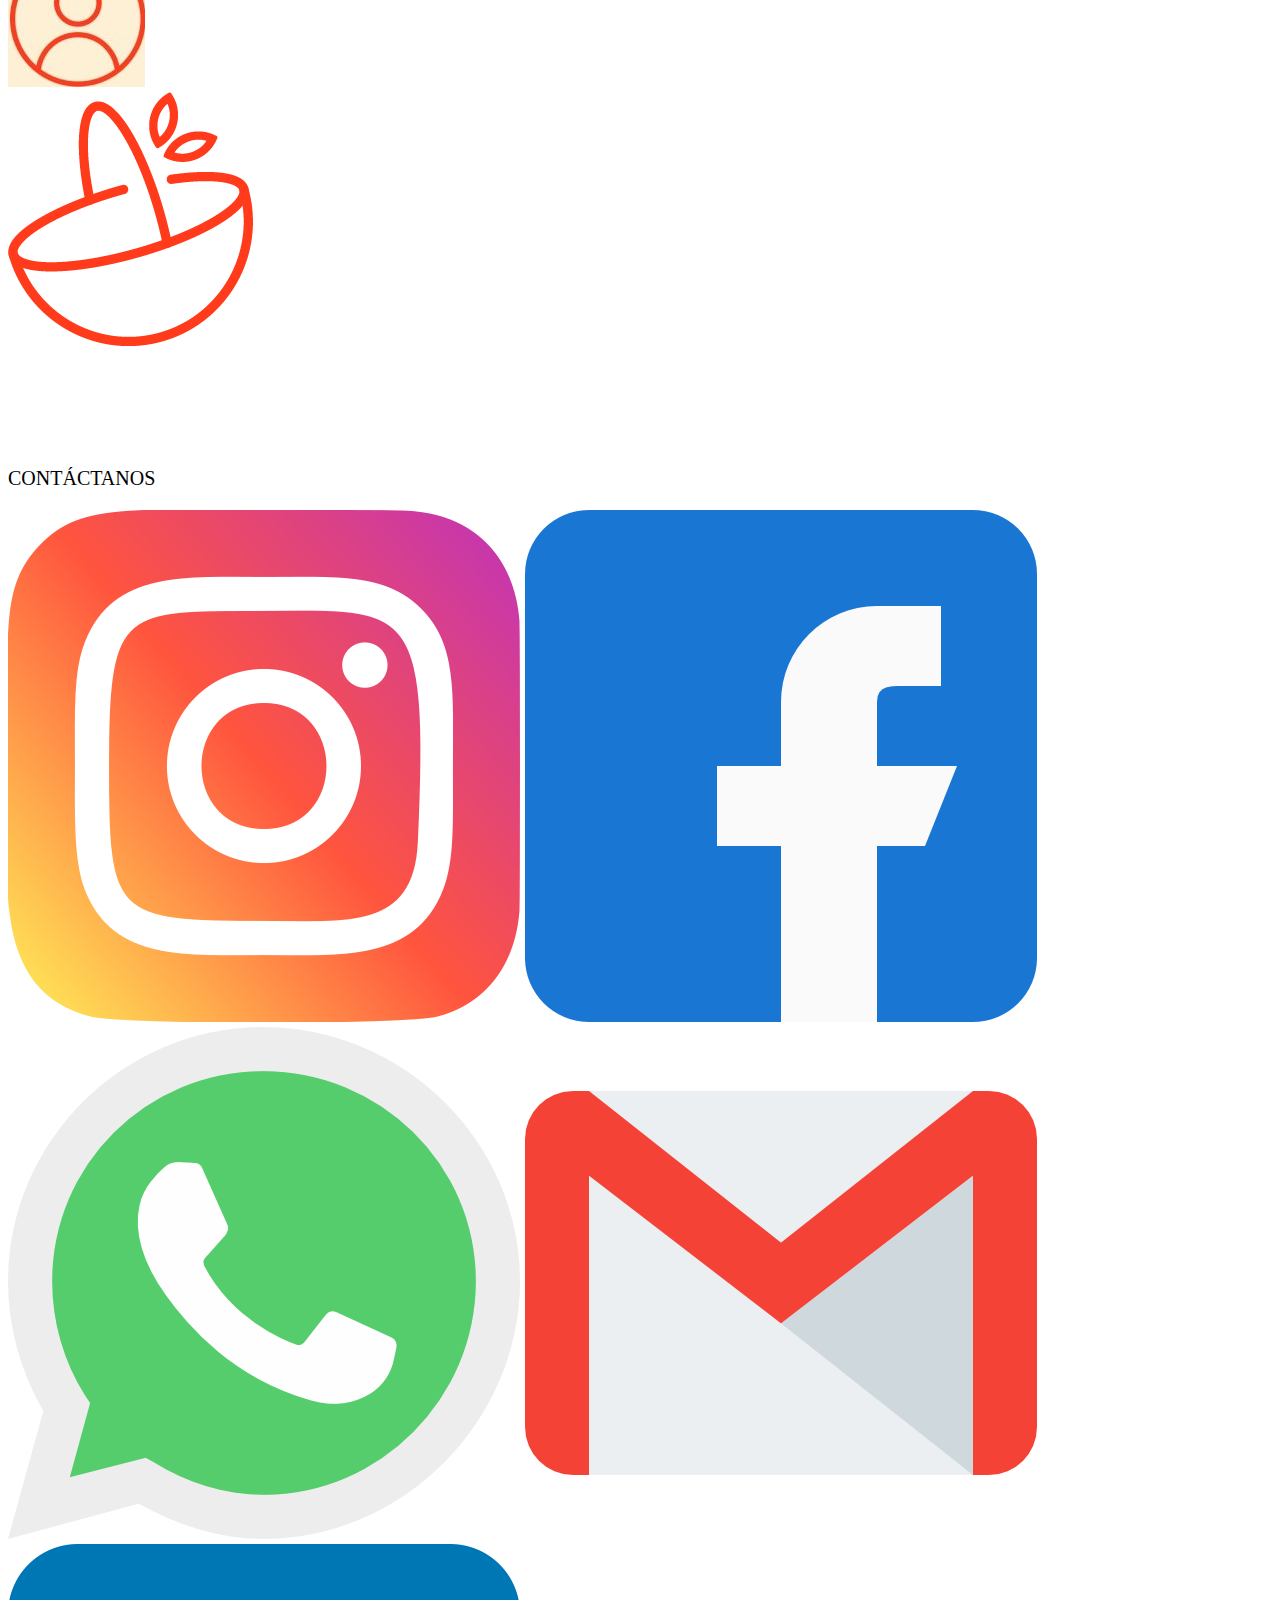
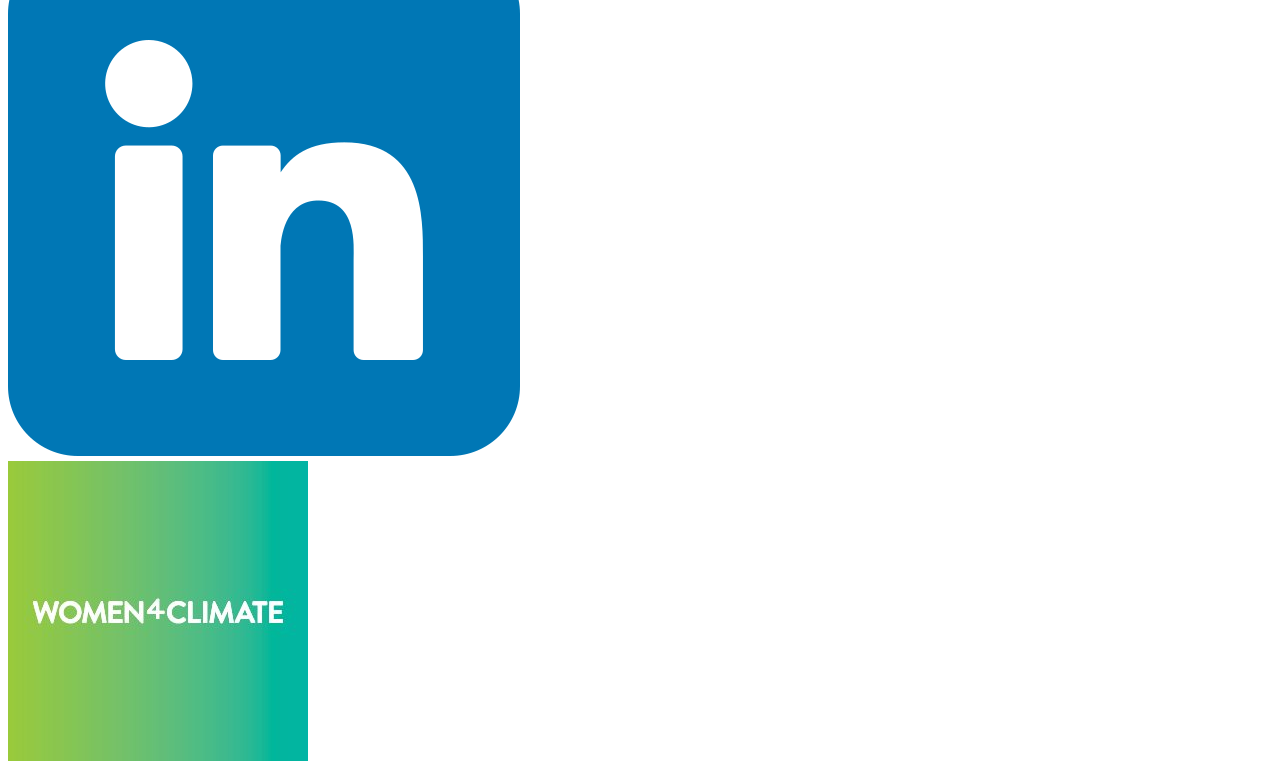
<file: canasta/cartacanastas.html>
<!DOCTYPE html>
<html lang="en">

<head>
  <meta charset="UTF-8">
  <meta http-equiv="X-UA-Compatible" content="IE=edge">
  <meta name="viewport" content="width=device-width, initial-scale=1.0">
  <title>Entradas</title>

  <link rel="stylesheet" href="css/platos.css">
  <link rel="preconnect" href="https://fonts.googleapis.com">
  <link rel="preconnect" href="https://fonts.gstatic.com" crossorigin>
  <link href="https://fonts.googleapis.com/css2?family=Roboto&display=swap" rel="stylesheet">
  <link rel="shortcut icon" href="images/logos/logo-principal.png" type="image/x-icon">
  <link href="https://cdn.jsdelivr.net/npm/bootstrap@5.1.3/dist/css/bootstrap.min.css" rel="stylesheet"
    integrity="sha384-1BmE4kWBq78iYhFldvKuhfTAU6auU8tT94WrHftjDbrCEXSU1oBoqyl2QvZ6jIW3" crossorigin="anonymous">
</head>

<body>
  <header>
    <ul id="navbar">
      <li><a href="#">Acceder</a></li>
      <li><a href="#">Platos</a></li>
      <li><a href="#">Canastas</a></li>
      <li><a href="#"><img class="logo" src="images/logos/logo-principal.png" alt="logo"></a></li>
      <li><a href="#">Nuestros productores</a></li>
      <li><a href="#">Calendario</a></li>
      <li><a href="nosotros.html">Nosotros</a></li>
    </ul>
    <img id="btnmenu" class="btnmenu" src="images/iconos/menu.png" alt="icono menu">
    <img class="logo" src="images/logos/logo-principal.png" alt="logo">
    <img class="icono-usuario" src="images/iconos/usuario.jpg" alt="usuario">
    <div id="carrito-compras">
      <img src="images/logos/logo-variante-rojo.png" alt="canasta">
      <div id="counter">1</div>
    </div>
  </header>
  <main>
   
    

    <section class="row row-cols-1 row-cols-md-3 row-cols-xl-4 g-4 plato-section" id="carcanasta">
     
      
    </section>
  </main>
  <footer>
    <div class="redes-sociales">
        <p>CONTÁCTANOS</p>
        <a href="#"><img src="images/redes sociales/instagram.png" alt="instagram"></a>
        <a href="#"><img src="images/redes sociales/facebook.png" alt="facebook"></a>
        <a href="#"><img src="images/redes sociales/whatsapp.png" alt="whatsapp"></a>
        <a href="#"><img src="images/redes sociales/gmail.png" alt="email"></a>
        <a href="#"><img src="images/redes sociales/linkedin.png" alt="linkedln"></a>
    </div>
    <img src="images/women4climate.jpg" alt="women for climate">
</footer>

  <script src="https://cdnjs.cloudflare.com/ajax/libs/jquery/3.6.0/jquery.min.js"
  integrity="sha512-894YE6QWD5I59HgZOGReFYm4dnWc1Qt5NtvYSaNcOP+u1T9qYdvdihz0PPSiiqn/+/3e7Jo4EaG7TubfWGUrMQ=="
  crossorigin="anonymous" referrerpolicy="no-referrer"></script>
<script src="js/cartacanastas.js"></script>
</body>

</html>
</file>
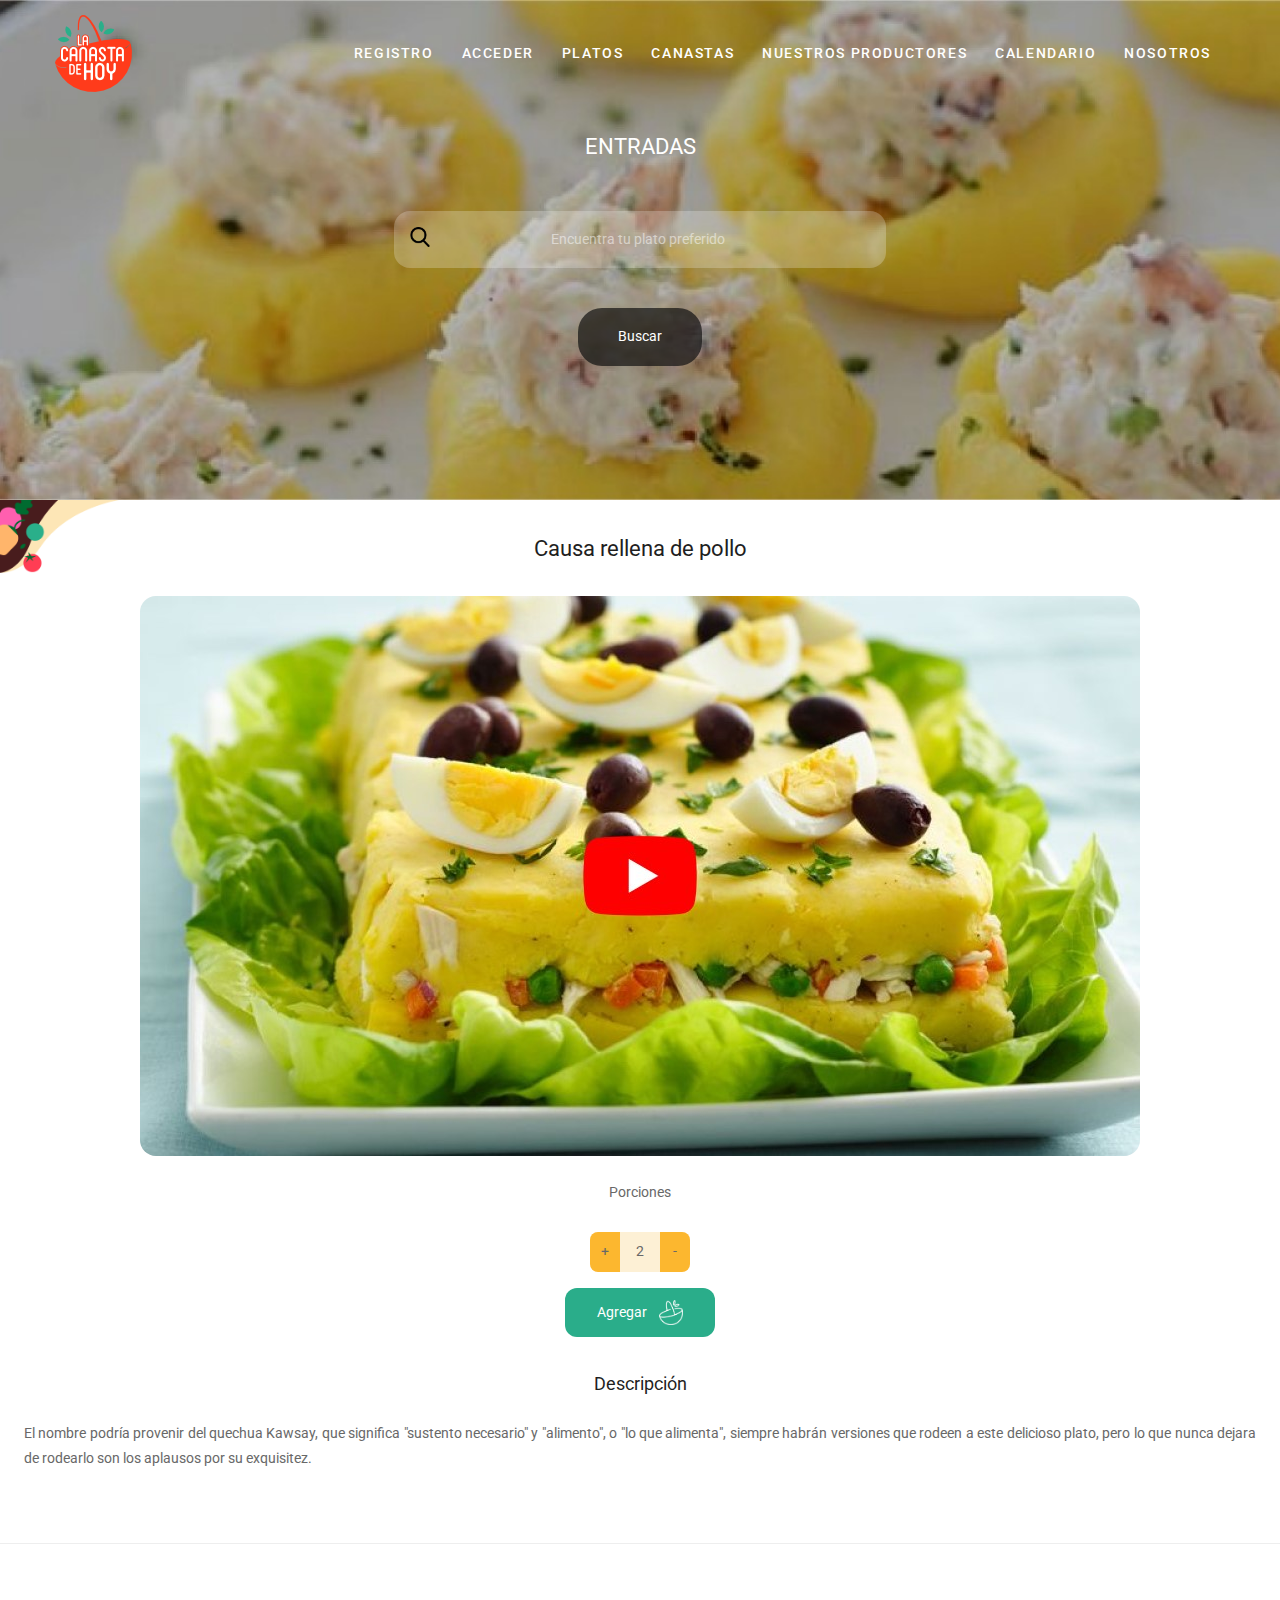
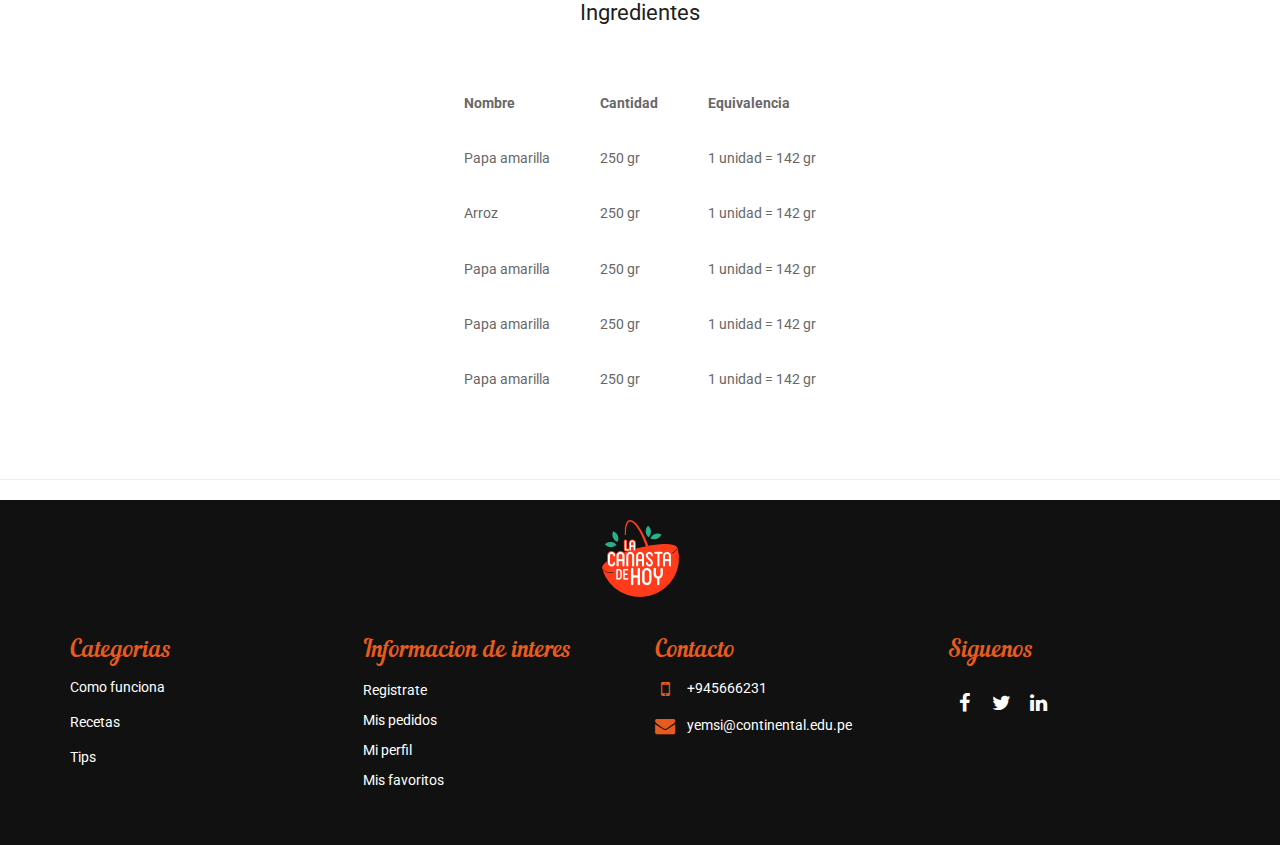
<file: canasta/detallesplato.html>
<!DOCTYPE html>
<html lang="en">
<!-- REQUERIMIENTO 8 -->

<head>
    <meta charset="UTF-8">
    <meta http-equiv="X-UA-Compatible" content="IE=edge">
    <meta name="viewport" content="width=device-width, initial-scale=1.0">
    <title>Causa rellena de pollo</title>

    <link rel="stylesheet" href="css/detallesplato.css">
    <link rel="preconnect" href="https://fonts.googleapis.com">
    <link rel="preconnect" href="https://fonts.gstatic.com" crossorigin>
    <link href="https://fonts.googleapis.com/css2?family=Roboto&display=swap" rel="stylesheet">
    <link rel="shortcut icon" href="images/logos/logo-principal.png" type="image/x-icon">

  <!------------------------------------------------------------------------------------------->

    <!-- Basic -->
    <meta charset="utf-8">
    <meta http-equiv="X-UA-Compatible" content="IE=edge">

    <!-- Mobile Metas -->
    <meta name="viewport" content="width=device-width, maximum-scale=1, initial-scale=1, user-scalable=0">

    <!-- Site Metas -->
    <meta name="keywords" content="">
    <meta name="description" content="">
    <meta name="author" content="">

    <!-- Site Icons -->
    <link rel="shortcut icon" href="images/logo.png" type="image/x-icon" />
    <link rel="apple-touch-icon" href="images/apple-touch-icon.png">

    <!-- Bootstrap CSS -->
    <link rel="stylesheet" href="css/bootstrap.min.css">
    <!-- Site CSS -->
    <link rel="stylesheet" href="css/style.css">
    <!-- Responsive CSS -->
    <link rel="stylesheet" href="css/responsive.css">
    <!-- color -->
    <link id="changeable-colors" rel="stylesheet" href="css/colors/orange.css" />

    <!-- Modernizer -->
    <script src="js/modernizer.js"></script>



</head>


<body>
  <div id="loader">
      <div id="status"></div>
  </div>


  <!-- HEADER --------------------------------------------------------------------------------------->
  <div id="site-header">
      <header id="header" class="header-block-top">
          <div class="container">
              <div class="row">
                  <div class="main-menu">
                      <!-- navbar -->
                      <nav class="navbar navbar-default" id="mainNav">
                          <div class="navbar-header">
                              <button type="button" class="navbar-toggle collapsed" data-toggle="collapse" data-target="#navbar" aria-expanded="false" aria-controls="navbar">
                                  <span class="sr-only">Toggle navigation</span>
                                  <span class="icon-bar"></span>
                                  <span class="icon-bar"></span>
                                  <span class="icon-bar"></span>
                              </button>
                              <div class="logo">
                                <a class="navbar-brand js-scroll-trigger logo-header" href="index.html">
                                      <img src="images/logo.png" alt="">
                                  </a>
                              </div>
                          </div>
                          <div id="navbar" class="navbar-collapse collapse">
                              <ul class="nav navbar-nav navbar-right">
                                <!-- <li class="active"><a href="#">Registro</a></li> -->
                                  <!-- <li class="active"><a href="#">Acceder</a></li> -->
                                  <li><a href="https://app-cliente.dev.lacanastadehoy.com/Req4-6/registration.php">Registro</a></li>
                                  <li><a href="https://app-cliente.dev.lacanastadehoy.com/Req4-6/">Acceder</a></li>
                                  <li><a href="platos.html">Platos</a></li>
                                  <li><a href="#">Canastas</a></li>
                                  <li><a href="productores.html">Nuestros productores</a></li>
                                  <li><a href="calendario.html">Calendario</a></li>
                                  <li><a href="nosotros.html">Nosotros</a></li>

                              </ul>
                          </div>
                          <!-- end nav-collapse -->
                      </nav>
                      <!-- end navbar -->
                  </div>
              </div>
              <!-- end row -->
          </div>
          <!-- end container-fluid -->
      </header>
      <!-- end header -->
  </div>
  <!-- end site-header -->
  <!-- HEADER --------------------------------------------------------------------------------------->





    <main>
        <section class="panel-section">
            <h2>ENTRADAS</h2>
            <div class="buscador">
                <img src="images/iconos/search.png" alt="lupa">
                <input placeholder="Encuentra tu plato preferido">
            </div>
            <button>Buscar</button>
        </section>
        <section class="plato-section">
            <h2>Causa rellena de pollo</h2>
            <div>
                <div class="infoplato-container">
                    <p class="porciones-text">Porciones</p>
                    <div class="btnporciones">
                        <div class="signomas">+</div>
                        <span>2</span>
                        <div class="signomenos">-</div>
                    </div>
                    <div class="btnagregar">
                        <span>Agregar</span>
                        <img src="images/logos/logo-variante-blanco.png" alt="logo">
                    </div>
                    <div class="descripcion-container">
                        <h3>Descripción</h3>
                        <p>
                            El nombre podría provenir del quechua Kawsay, que significa "sustento necesario" y
                            "alimento", o "lo que
                            alimenta", siempre habrán versiones que rodeen a este delicioso plato, pero lo que nunca
                            dejara de
                            rodearlo
                            son
                            los aplausos por su exquisitez.
                        </p>
                    </div>
                </div>
                <picture>
                    <a href="https://www.youtube.com/watch?v=4wi0ZfKBg0s" target="_blank">
                        <img src="images/comidas/causa-rellena-pollo.jpg" alt="video receta">
                    </a>
                </picture>
            </div>
            <img class="esquina1" src="images/otros/Esquina 1.png" alt="frutas">
        </section>
        <hr>
        <section class="ingredientes-section">
            <h2>Ingredientes</h2>
            <table class="tabla-ingredientes">
                <thead>
                    <tr>
                        <th>Nombre</th>
                        <th>Cantidad</th>
                        <th>Equivalencia</th>
                    </tr>
                </thead>
                <tbody>
                    <tr>
                        <td>Papa amarilla</td>
                        <td>250 gr</td>
                        <td>1 unidad = 142 gr</td>
                    </tr>
                    <tr>
                        <td>Arroz</td>
                        <td>250 gr</td>
                        <td>1 unidad = 142 gr</td>
                    </tr>
                    <tr>
                        <td>Papa amarilla</td>
                        <td>250 gr</td>
                        <td>1 unidad = 142 gr</td>
                    </tr>
                    <tr>
                        <td>Papa amarilla</td>
                        <td>250 gr</td>
                        <td>1 unidad = 142 gr</td>
                    </tr>
                    <tr>
                        <td>Papa amarilla</td>
                        <td>250 gr</td>
                        <td>1 unidad = 142 gr</td>
                    </tr>
                </tbody>
            </table>
            <img src="images/otros/Lateral 6-1.png" class="lateral61" alt="lateral">
        </section>
        <hr>

    </main>

    <!-- FOOTER-------------------------------------------------------------------------------------------->

          <div id="footer" class="footer-main">
          <!-- end footer-news -->
          <div class="footer-box pad-top-50">
              <div class="container">
                  <div class="row">
                      <div class="footer-in-main">
                          <div class="footer-logo">
                              <div class="text-center">
                                  <img src="images/logo.png" alt="" />
                              </div>
                          </div>
                          <div class="col-lg-3 col-md-3 col-sm-6 col-xs-12">
                              <div class="footer-box-a">
                                  <h3>Categorias</h3>
                                  <p>Como funciona</p>
                                  <p>Recetas</p>
                                  <p>Tips</p>

                              </div>
                              <!-- end footer-box-a -->
                          </div>
                          <!-- end col -->
                          <div class="col-lg-3 col-md-3 col-sm-6 col-xs-12">
                              <div class="footer-box-b">
                                  <h3>Informacion de interes</h3>
                                  <ul>
                                      <li><a href="#">Registrate</a></li>
                                      <li><a href="#">Mis pedidos</a></li>
                                      <li><a href="#">Mi perfil</a></li>
                                      <li><a href="#">Mis favoritos</a></li>
                                  </ul>
                              </div>
                              <!-- end footer-box-b -->
                          </div>
                          <!-- end col -->
                          <div class="col-lg-3 col-md-3 col-sm-6 col-xs-12">
                              <div class="footer-box-c">
                                  <h3>Contacto</h3>

                                  <p>
                                      <i class="fa fa-mobile" aria-hidden="true"></i>
                                      <span>
                    +945666231
                  </span>
                                  </p>
                                  <p>
                                      <i class="fa fa-envelope" aria-hidden="true"></i>
                                      <span><a href="#">yemsi@continental.edu.pe</a></span>
                                  </p>
                              </div>
                              <!-- end footer-box-c -->
                          </div>
                          <!-- end col -->
                          <div class="col-lg-3 col-md-3 col-sm-6 col-xs-12">
                              <div class="footer-box-a">
                                  <h3>Siguenos</h3>
                                  <p></p>
                                  <ul class="socials-box footer-socials pull-left">
                                      <li>
                                          <a href="#">
                                              <div class="social-circle-border"><i class="fa  fa-facebook"></i></div>
                                          </a>
                                      </li>
                                      <li>
                                          <a href="#">
                                              <div class="social-circle-border"><i class="fa fa-twitter"></i></div>
                                          </a>
                                      </li>

                                      <li>
                                          <a href="#">
                                              <div class="social-circle-border"><i class="fa fa-linkedin"></i></div>
                                          </a>
                                      </li>
                                  </ul>

                              </div>
                              <!-- end footer-box-a -->
                          </div>

                          <!-- end col -->
                      </div>
                      <!-- end footer-in-main -->
                  </div>
                  <!-- end row -->
              </div>
              <!-- end container -->

              <!-- end copyright-main -->
          </div>
          <!-- end footer-box -->
          </div>
          <!-- end footer-main -->
      <!-- FOOTER-------------------------------------------------------------------------------------------->





      <a href="#" class="scrollup" style="display: none;">Scroll</a>
      <!-- ALL JS FILES -->
      <script src="js/all.js"></script>
      <script src="js/bootstrap.min.js"></script>
      <!-- ALL PLUGINS -->
      <script src="js/custom.js"></script>


      <script src="js/detallesplato.js"></script>


</body>

</html>
</file>
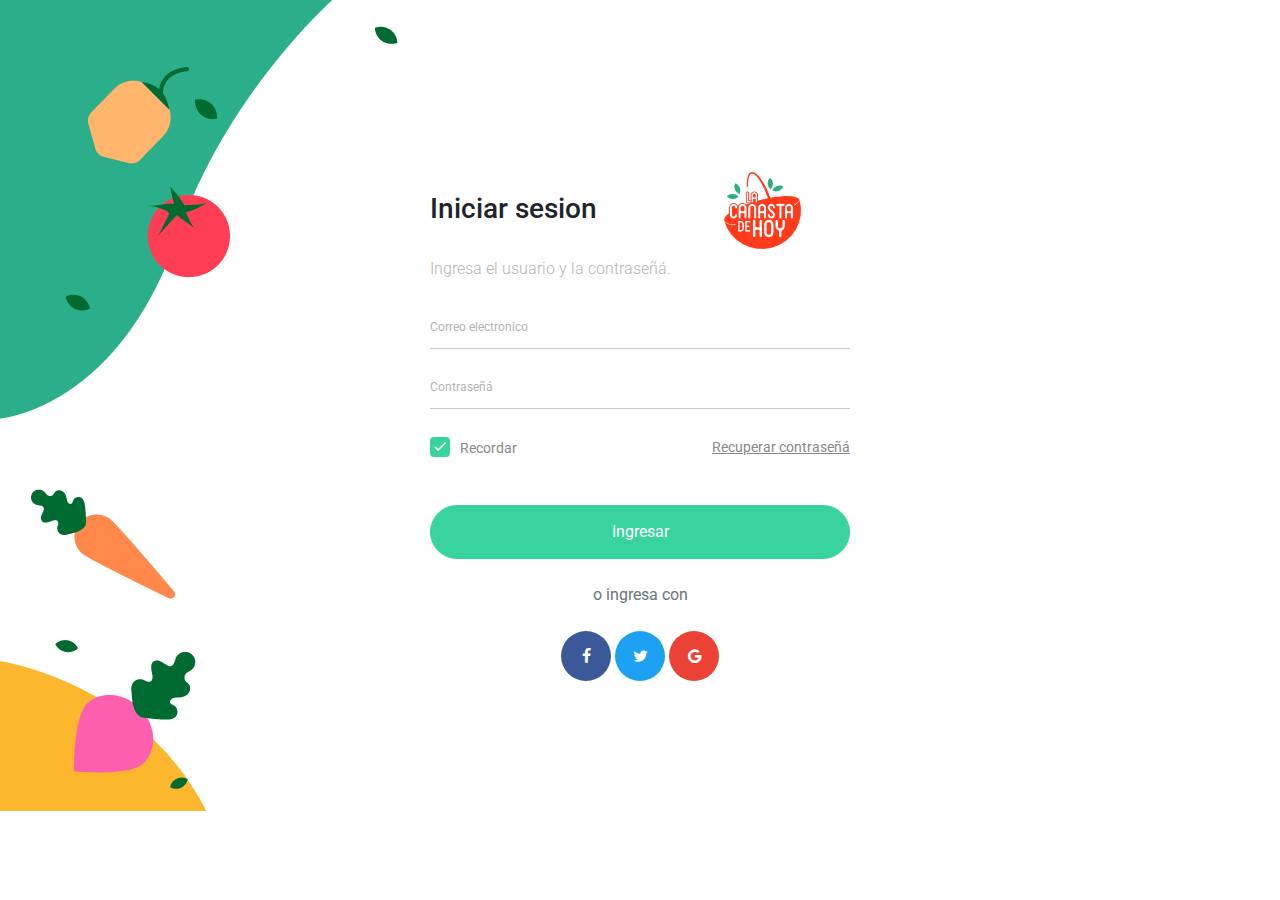
<file: canasta/Login.html>
<!doctype html>
<html lang="en">
  <head>
    <!-- Required meta tags -->
    <meta charset="utf-8">
    <meta name="viewport" content="width=device-width, initial-scale=1, shrink-to-fit=no">
    <link href="https://fonts.googleapis.com/css?family=Roboto:300,400&display=swap" rel="stylesheet">

    <link rel="stylesheet" href="Login/fonts/icomoon/style.css">

    <link rel="stylesheet" href="Login/css/owl.carousel.min.css">

    <!-- Bootstrap CSS -->
    <link rel="stylesheet" href="Login/css/bootstrap.min.css">

    <!-- Style -->
    <link rel="stylesheet" href="Login/css/style.css">

    <title>Login #9</title>
  </head>
  <body>



  <div class="content">
    <div class="container">
      <div class="row justify-content-center">
        <!-- <div class="col-md-6 order-md-2">
          <img src="images/undraw_file_sync_ot38.svg" alt="Image" class="img-fluid">
        </div> -->
        <div class="col-md-6 contents">
          <div class="row justify-content-center">
            <div class="col-md-12">
              <div class="form-block">
                  <div class="mb-4">
                  <h3>Iniciar sesion <strong>
                    <img style="padding-left:120px" src="images/logo.png" alt="">
                  </strong></h3>
                  <p class="mb-4">Ingresa el usuario y la contraseñá.</p>
                </div>
                <form action="#" method="post">
                  <div class="form-group first">
                    <label for="username">Correo electronico</label>
                    <input type="text" class="form-control" id="username">

                  </div>
                  <div class="form-group last mb-4">
                    <label for="password">Contraseñá</label>
                    <input type="password" class="form-control" id="password">

                  </div>

                  <div class="d-flex mb-5 align-items-center">
                    <label class="control control--checkbox mb-0"><span class="caption">Recordar</span>
                      <input type="checkbox" checked="checked"/>
                      <div class="control__indicator"></div>
                    </label>
                    <span class="ml-auto"><a href="#" class="forgot-pass">Recuperar contraseñá</a></span>
                  </div>

                  <input type="submit" value="Ingresar" class="btn btn-pill text-white btn-block btn-primary">

                  <span class="d-block text-center my-4 text-muted"> o ingresa con</span>

                  <div class="social-login text-center">
                    <a href="#" class="facebook">
                      <span class="icon-facebook mr-3"></span>
                    </a>
                    <a href="#" class="twitter">
                      <span class="icon-twitter mr-3"></span>
                    </a>
                    <a href="#" class="google">
                      <span class="icon-google mr-3"></span>
                    </a>
                  </div>
                </form>
              </div>
            </div>
          </div>

        </div>

      </div>
    </div>
  </div>


    <script src="Login/js/jquery-3.3.1.min.js"></script>
    <script src="Login/js/popper.min.js"></script>
    <script src="Login/js/bootstrap.min.js"></script>
    <script src="Login/js/main.js"></script>
  </body>
</html>
</file>
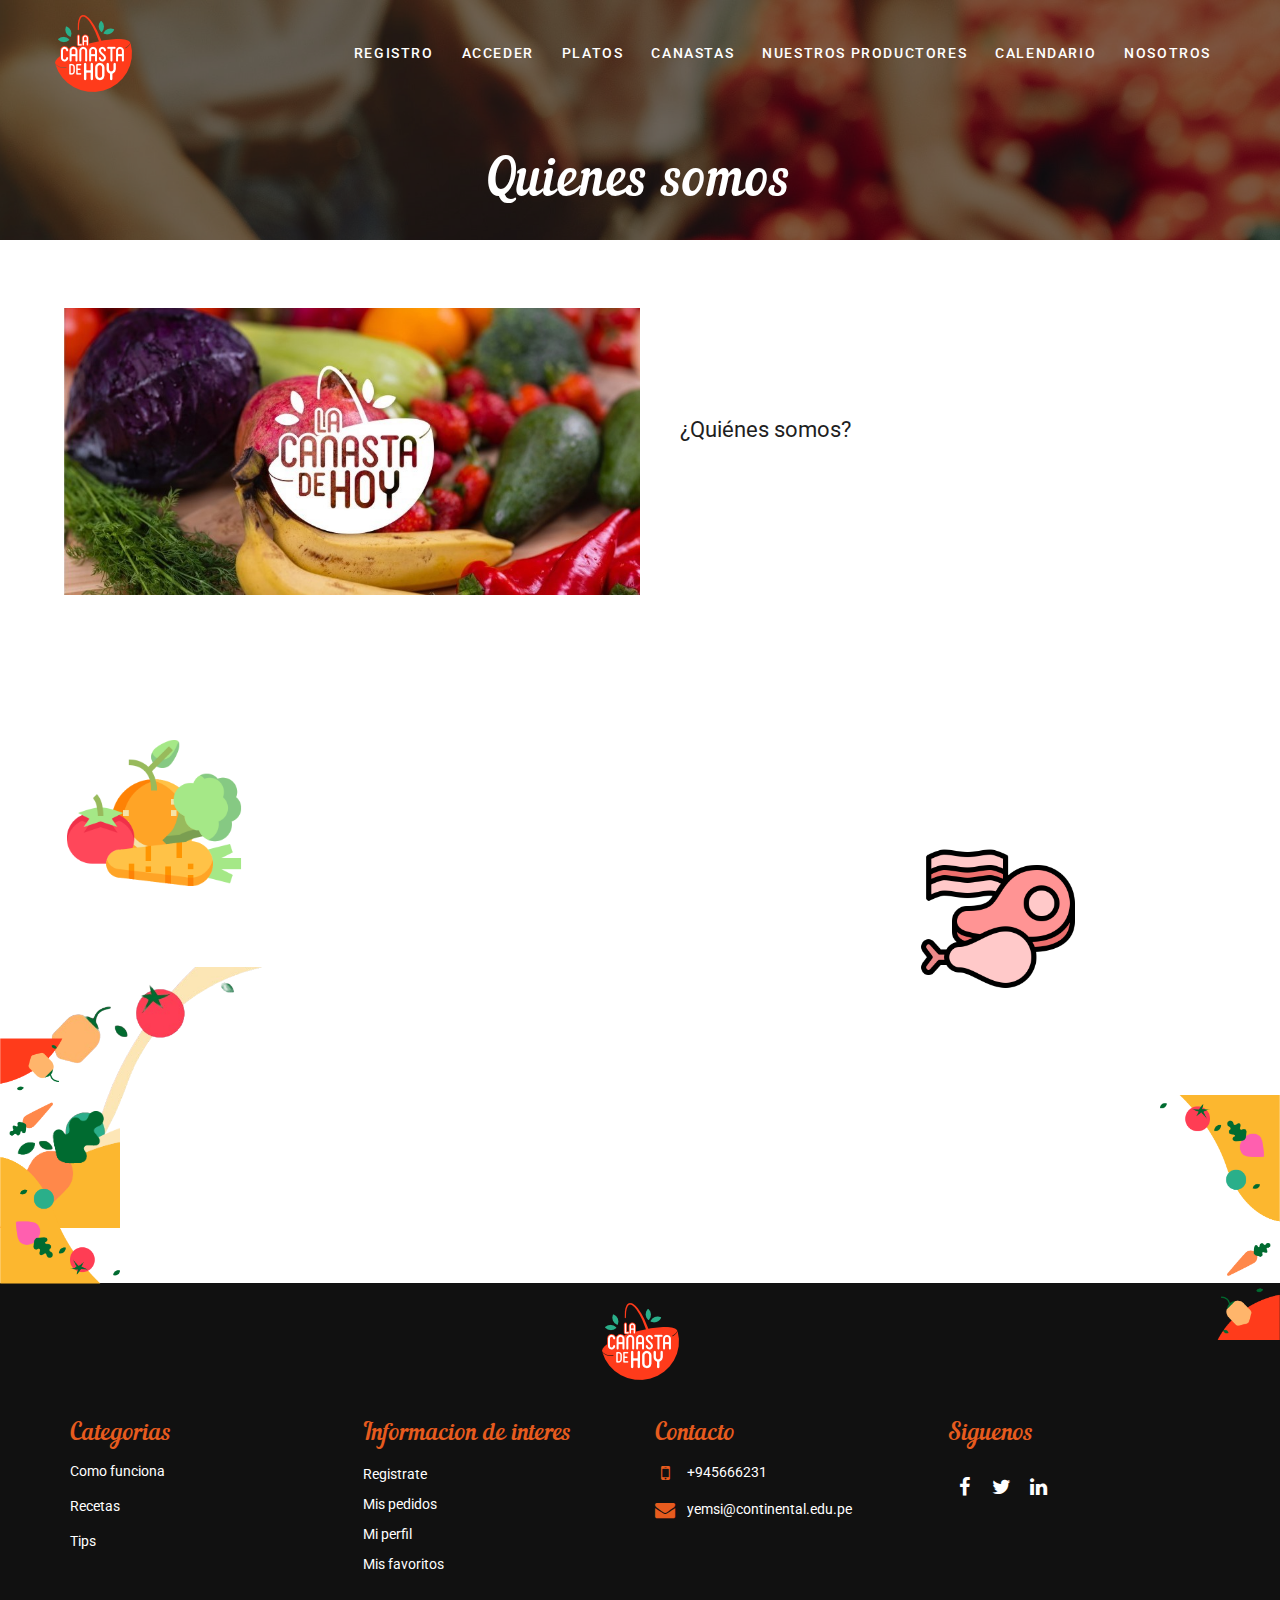
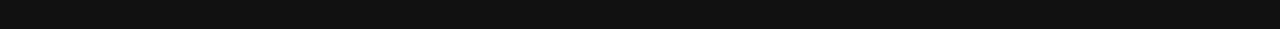
<file: canasta/nosotros.html>
<!DOCTYPE html>
<html lang="en">

<head>
    <meta charset="UTF-8">
    <meta http-equiv="X-UA-Compatible" content="IE=edge">

    <title>Nosotros</title>

    <link rel="stylesheet" href="css/nosotros.css">
    <link rel="preconnect" href="https://fonts.googleapis.com">
    <link rel="preconnect" href="https://fonts.gstatic.com" crossorigin>
    <link href="https://fonts.googleapis.com/css2?family=Roboto&display=swap" rel="stylesheet">
    <link rel="shortcut icon" href="images/logos/logo-principal.png" type="image/x-icon">



    <!-- Mobile Metas -->
    <meta name="viewport" content="width=device-width, maximum-scale=1, initial-scale=1, user-scalable=0">

    <!-- Site Metas -->
    <meta name="keywords" content="">
    <meta name="description" content="">
    <meta name="author" content="">

    <!-- Site Icons -->
    <link rel="shortcut icon" href="images/logo.png" type="image/x-icon" />
    <link rel="apple-touch-icon" href="images/apple-touch-icon.png">

    <!-- Bootstrap CSS -->
    <link rel="stylesheet" href="css/bootstrap.min.css">
    <!-- Site CSS -->
    <link rel="stylesheet" href="css/style.css">
    <!-- Responsive CSS -->
    <link rel="stylesheet" href="css/responsive.css">
    <!-- color -->
    <link id="changeable-colors" rel="stylesheet" href="css/colors/orange.css" />

    <!-- Modernizer -->
    <script src="js/modernizer.js"></script>


</head>

<body>
  <div id="loader">
      <div id="status"></div>
  </div>


<!-- HEADER --------------------------------------------------------------------------------------->
  <div id="site-header">
      <header id="header" class="header-block-top">
          <div class="container">
              <div class="row">
                  <div class="main-menu">
                      <!-- navbar -->
                      <nav class="navbar navbar-default" id="mainNav">
                          <div class="navbar-header">
                              <button type="button" class="navbar-toggle collapsed" data-toggle="collapse" data-target="#navbar" aria-expanded="false" aria-controls="navbar">
                                  <span class="sr-only">Toggle navigation</span>
                                  <span class="icon-bar"></span>
                                  <span class="icon-bar"></span>
                                  <span class="icon-bar"></span>
                              </button>
                              <div class="logo">
                                  <a class="navbar-brand js-scroll-trigger logo-header" href="index.html">
                                      <img src="images/logo.png" alt="">
                                  </a>
                              </div>
                          </div>
                          <div id="navbar" class="navbar-collapse collapse">
                              <ul class="nav navbar-nav navbar-right">
                                <!-- <li class="active"><a href="#">Registro</a></li> -->
                                  <!-- <li class="active"><a href="#">Acceder</a></li> -->
                                  <li><a href="https://app-cliente.dev.lacanastadehoy.com/Req4-6/registration.php">Registro</a></li>
                                  <li><a href="https://app-cliente.dev.lacanastadehoy.com/Req4-6/">Acceder</a></li>
                                  <li><a href="platos.html">Platos</a></li>
                                  <li><a href="#">Canastas</a></li>
                                  <li><a href="productores.html">Nuestros productores</a></li>
                                  <li><a href="calendario.html">Calendario</a></li>
                                  <li><a href="nosotros.html">Nosotros</a></li>

                              </ul>
                          </div>
                          <!-- end nav-collapse -->
                      </nav>
                      <!-- end navbar -->
                  </div>
              </div>
              <!-- end row -->
          </div>
          <!-- end container-fluid -->
      </header>
      <!-- end header -->
  </div>
  <!-- end site-header -->

<!-- HEADER --------------------------------------------------------------------------------------->

<!-- BANNER NOSOTROS --------------------------------------------------------------------------------------->


        <div class="footer-news pad-top-220 pad-bottom-70 parallax"  style =" background-image: url('./images/nosotrosBanner.jpg'); height:80px;padding-top:150px;padding-bottom:90px;">
            <div class="container">
                <div class="row">
                    <div class="col-lg-12 col-md-12 col-sm-12 col-xs-12">
                        <div class="wow fadeIn" data-wow-duration="1s" data-wow-delay="0.1s">
                            <h2 class="ft-title color-white text-center"> Quienes somos </h2>

                        </div>
                    </div>
                    <!-- end col -->
                </div>
                <!-- end row -->
            </div>
            <!-- end container -->
        </div>

<!-- -------------------------------------------------------------------------------------------------------->



    <main>
        <section class="quienes-somos-section">
            <img src="images/logoyfrutas.jpg" alt="imagen de frutas">
            <div>
                <h2>¿Quiénes somos?</h2>
                <p id="nosotros"></p>
            </div>
        </section>
        <section class="proposito-section">
            <img class="vegetales" src="images/iconos/vegetal.png" alt="vegetales">
            <div>
                <h2>Propósito</h2>
                <p id="proposito"></p>
            </div>
            <img class="lateral7" src="images/otros/Lateral 7.png" alt="frutas">
        </section>
        <section class="valores-section">
            <div class="cards-container" id="valores-container">
            </div>
            <img class="carnicos" src="images/iconos/carne.png" alt="cárnicos">
            <img class="lateral3-1" src="images/otros/Lateral 3.1.png" alt="imagen lateral">
        </section>
        <section class="equipo-section" id="equipo-container">
            <h2>Nuestro equipo</h2>

            <img class="esquina2" src="images/otros/Esquina 2.png" alt="zanahoria">
            <img class="lateral6" src="images/otros/Lateral 6.png" alt="verduras">
            <img class="lateral62" src="images/otros/Lateral 6.png" alt="verduras">
            <!-- <img class="fruta" src="images/iconos/fruta.png" alt="frutas"> -->
        </section>
    </main>





  <!-- FOOTER-------------------------------------------------------------------------------------------->

        <div id="footer" class="footer-main">
        <!-- end footer-news -->
        <div class="footer-box pad-top-50">
            <div class="container">
                <div class="row">
                    <div class="footer-in-main">
                        <div class="footer-logo">
                            <div class="text-center">
                                <img src="images/logo.png" alt="" />
                            </div>
                        </div>
                        <div class="col-lg-3 col-md-3 col-sm-6 col-xs-12">
                            <div class="footer-box-a">
                                <h3>Categorias</h3>
                                <p>Como funciona</p>
                                <p>Recetas</p>
                                <p>Tips</p>

                            </div>
                            <!-- end footer-box-a -->
                        </div>
                        <!-- end col -->
                        <div class="col-lg-3 col-md-3 col-sm-6 col-xs-12">
                            <div class="footer-box-b">
                                <h3>Informacion de interes</h3>
                                <ul>
                                    <li><a href="#">Registrate</a></li>
                                    <li><a href="#">Mis pedidos</a></li>
                                    <li><a href="#">Mi perfil</a></li>
                                    <li><a href="#">Mis favoritos</a></li>
                                </ul>
                            </div>
                            <!-- end footer-box-b -->
                        </div>
                        <!-- end col -->
                        <div class="col-lg-3 col-md-3 col-sm-6 col-xs-12">
                            <div class="footer-box-c">
                                <h3>Contacto</h3>

                                <p>
                                    <i class="fa fa-mobile" aria-hidden="true"></i>
                                    <span>
                  +945666231
                </span>
                                </p>
                                <p>
                                    <i class="fa fa-envelope" aria-hidden="true"></i>
                                    <span><a href="#">yemsi@continental.edu.pe</a></span>
                                </p>
                            </div>
                            <!-- end footer-box-c -->
                        </div>
                        <!-- end col -->
                        <div class="col-lg-3 col-md-3 col-sm-6 col-xs-12">
                            <div class="footer-box-a">
                                <h3>Siguenos</h3>
                                <p></p>
                                <ul class="socials-box footer-socials pull-left">
                                    <li>
                                        <a href="#">
                                            <div class="social-circle-border"><i class="fa  fa-facebook"></i></div>
                                        </a>
                                    </li>
                                    <li>
                                        <a href="#">
                                            <div class="social-circle-border"><i class="fa fa-twitter"></i></div>
                                        </a>
                                    </li>

                                    <li>
                                        <a href="#">
                                            <div class="social-circle-border"><i class="fa fa-linkedin"></i></div>
                                        </a>
                                    </li>
                                </ul>

                            </div>
                            <!-- end footer-box-a -->
                        </div>

                        <!-- end col -->
                    </div>
                    <!-- end footer-in-main -->
                </div>
                <!-- end row -->
            </div>
            <!-- end container -->

            <!-- end copyright-main -->
        </div>
        <!-- end footer-box -->
        </div>
        <!-- end footer-main -->






    <a href="#" class="scrollup" style="display: none;">Scroll</a>


    <!-- ALL JS FILES -->
    <script src="js/all.js"></script>
    <script src="js/bootstrap.min.js"></script>
    <!-- ALL PLUGINS -->
    <script src="js/custom.js"></script>


    <script src="https://cdnjs.cloudflare.com/ajax/libs/jquery/3.6.0/jquery.min.js"
        integrity="sha512-894YE6QWD5I59HgZOGReFYm4dnWc1Qt5NtvYSaNcOP+u1T9qYdvdihz0PPSiiqn/+/3e7Jo4EaG7TubfWGUrMQ=="
        crossorigin="anonymous" referrerpolicy="no-referrer"></script>
    <script src="js/nosotros.js"></script>



</body>

</html>
</file>
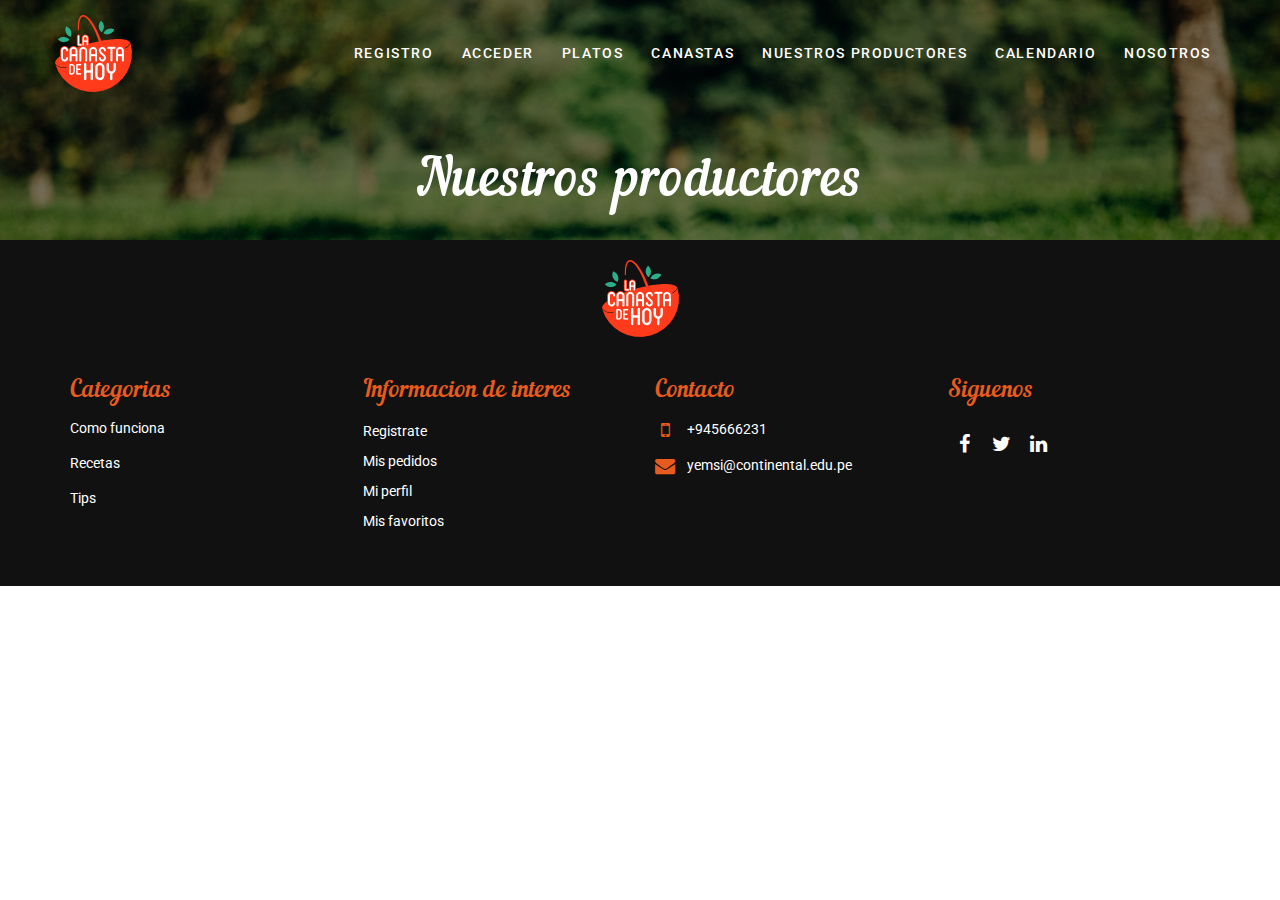
<file: canasta/productores.html>
<!DOCTYPE html>
<html lang="en">

<head>
    <meta charset="UTF-8">
    <meta http-equiv="X-UA-Compatible" content="IE=edge">

    <title>Productores</title>

    <!-- <link rel="stylesheet" href="css/productores.css"> -->
    <!-- <link rel="preconnect" href="https://fonts.googleapis.com">
    <link rel="preconnect" href="https://fonts.gstatic.com" crossorigin>
    <link href="https://fonts.googleapis.com/css2?family=Roboto&display=swap" rel="stylesheet">
    <link rel="shortcut icon" href="images/logos/logo-principal.png" type="image/x-icon"> -->



    <!-- Mobile Metas -->
    <meta name="viewport" content="width=device-width, maximum-scale=1, initial-scale=1, user-scalable=0">

    <!-- Site Metas -->
    <meta name="keywords" content="">
    <meta name="description" content="">
    <meta name="author" content="">

    <!-- Site Icons -->
    <link rel="shortcut icon" href="images/logo.png" type="image/x-icon" />
    <link rel="apple-touch-icon" href="images/apple-touch-icon.png">

    <!-- Bootstrap CSS -->
    <link rel="stylesheet" href="css/bootstrap.min.css">
    <!-- Site CSS -->
    <link rel="stylesheet" href="css/style.css">
    <!-- Responsive CSS -->
    <link rel="stylesheet" href="css/responsive.css">
    <!-- color -->
    <link id="changeable-colors" rel="stylesheet" href="css/colors/orange.css" />

    <!-- Modernizer -->
    <script src="js/modernizer.js"></script>



</head>

<body>





    <main>
  <div id="loader">
      <div id="status"></div>
  </div>

  <!-- HEADER --------------------------------------------------------------------------------------->
      <div id="site-header">
          <header id="header" class="header-block-top">
              <div class="container">
                  <div class="row">
                      <div class="main-menu">
                          <!-- navbar -->
                          <nav class="navbar navbar-default" id="mainNav">
                              <div class="navbar-header">
                                  <button type="button" class="navbar-toggle collapsed" data-toggle="collapse" data-target="#navbar" aria-expanded="false" aria-controls="navbar">
                                      <span class="sr-only">Toggle navigation</span>
                                      <span class="icon-bar"></span>
                                      <span class="icon-bar"></span>
                                      <span class="icon-bar"></span>
                                  </button>
                                  <div class="logo">
                                      <a class="navbar-brand js-scroll-trigger logo-header" href="index.html">
                                          <img src="images/logo.png" alt="">
                                      </a>
                                  </div>
                              </div>
                              <div id="navbar" class="navbar-collapse collapse">
                                  <ul class="nav navbar-nav navbar-right">
                                    <!-- <li class="active"><a href="#">Registro</a></li> -->
                                      <!-- <li class="active"><a href="#">Acceder</a></li> -->
                                      <li><a href="https://app-cliente.dev.lacanastadehoy.com/Req4-6/registration.php">Registro</a></li>
                                      <li><a href="https://app-cliente.dev.lacanastadehoy.com/Req4-6/">Acceder</a></li>
                                      <li><a href="platos.html">Platos</a></li>
                                      <li><a href="#">Canastas</a></li>
                                      <li><a href="productores.html">Nuestros productores</a></li>
                                      <li><a href="calendario.html">Calendario</a></li>
                                      <li><a href="nosotros.html">Nosotros</a></li>

                                  </ul>
                              </div>
                              <!-- end nav-collapse -->
                          </nav>
                          <!-- end navbar -->
                      </div>
                  </div>
                  <!-- end row -->
              </div>
              <!-- end container-fluid -->
          </header>
          <!-- end header -->
      </div>
      <!-- end site-header -->

  <!-- HEADER --------------------------------------------------------------------------------------->

  <!-- BANNER PRODUCTORES --------------------------------------------------------------------------------------->


          <div class="footer-news pad-top-220 pad-bottom-70 parallax"  style =" background-image: url('./images/productoresBanner.jpg'); height:80px;padding-top:150px;padding-bottom:90px;">
              <div class="container">
                  <div class="row">
                      <div class="col-lg-12 col-md-12 col-sm-12 col-xs-12">
                          <div class="wow fadeIn" data-wow-duration="1s" data-wow-delay="0.1s">
                              <h2 class="ft-title color-white text-center"> Nuestros productores </h2>

                          </div>
                      </div>
                      <!-- end col -->
                  </div>
                  <!-- end row -->
              </div>
              <!-- end container -->
          </div>

  <!-- -------------------------------------------------------------------------------------------------------->














    <!-- FOOTER-------------------------------------------------------------------------------------------->

        <div id="footer" class="footer-main">
        <!-- end footer-news -->
        <div class="footer-box pad-top-50">
            <div class="container">
                <div class="row">
                    <div class="footer-in-main">
                        <div class="footer-logo">
                            <div class="text-center">
                                <img src="images/logo.png" alt="" />
                            </div>
                        </div>
                        <div class="col-lg-3 col-md-3 col-sm-6 col-xs-12">
                            <div class="footer-box-a">
                                <h3>Categorias</h3>
                                <p>Como funciona</p>
                                <p>Recetas</p>
                                <p>Tips</p>

                            </div>
                            <!-- end footer-box-a -->
                        </div>
                        <!-- end col -->
                        <div class="col-lg-3 col-md-3 col-sm-6 col-xs-12">
                            <div class="footer-box-b">
                                <h3>Informacion de interes</h3>
                                <ul>
                                    <li><a href="#">Registrate</a></li>
                                    <li><a href="#">Mis pedidos</a></li>
                                    <li><a href="#">Mi perfil</a></li>
                                    <li><a href="#">Mis favoritos</a></li>
                                </ul>
                            </div>
                            <!-- end footer-box-b -->
                        </div>
                        <!-- end col -->
                        <div class="col-lg-3 col-md-3 col-sm-6 col-xs-12">
                            <div class="footer-box-c">
                                <h3>Contacto</h3>

                                <p>
                                    <i class="fa fa-mobile" aria-hidden="true"></i>
                                    <span>
                  +945666231
                </span>
                                </p>
                                <p>
                                    <i class="fa fa-envelope" aria-hidden="true"></i>
                                    <span><a href="#">yemsi@continental.edu.pe</a></span>
                                </p>
                            </div>
                            <!-- end footer-box-c -->
                        </div>
                        <!-- end col -->
                        <div class="col-lg-3 col-md-3 col-sm-6 col-xs-12">
                            <div class="footer-box-a">
                                <h3>Siguenos</h3>
                                <p></p>
                                <ul class="socials-box footer-socials pull-left">
                                    <li>
                                        <a href="#">
                                            <div class="social-circle-border"><i class="fa  fa-facebook"></i></div>
                                        </a>
                                    </li>
                                    <li>
                                        <a href="#">
                                            <div class="social-circle-border"><i class="fa fa-twitter"></i></div>
                                        </a>
                                    </li>

                                    <li>
                                        <a href="#">
                                            <div class="social-circle-border"><i class="fa fa-linkedin"></i></div>
                                        </a>
                                    </li>
                                </ul>

                            </div>
                            <!-- end footer-box-a -->
                        </div>

                        <!-- end col -->
                    </div>
                    <!-- end footer-in-main -->
                </div>
                <!-- end row -->
            </div>
            <!-- end container -->

            <!-- end copyright-main -->
        </div>
        <!-- end footer-box -->
        </div>
        <!-- end footer-main -->


<!------------------------------------------------------------------------------------------------------>
    <a href="#" class="scrollup" style="display: none;">Scroll</a>


    <!-- ALL JS FILES -->
    <script src="js/all.js"></script>
    <script src="js/bootstrap.min.js"></script>
    <!-- ALL PLUGINS -->
    <script src="js/custom.js"></script>



    <script src="https://cdnjs.cloudflare.com/ajax/libs/jquery/3.6.0/jquery.min.js"
        integrity="sha512-894YE6QWD5I59HgZOGReFYm4dnWc1Qt5NtvYSaNcOP+u1T9qYdvdihz0PPSiiqn/+/3e7Jo4EaG7TubfWGUrMQ=="
        crossorigin="anonymous" referrerpolicy="no-referrer"></script>


    <script src="js/productores.js"></script>

</body>

</html>
</file>
<file: canasta/css/style.css>
/*------------------------------------------------------------------
    File Name: style.css
    Template Name: Landigoo
    Created By: MelodyThemes
    Envato Profile: http://themeforest.net/user/melodythemes
    Website: https://melodythemes.com
    Version: 1.0
-------------------------------------------------------------------*/

/*------------------------------------------------------------------
    [Table of contents]

	1. IMPORT FONTS
    2. IMPORT FILES
	3. SKELETON
	  1.1. Preloader
	  1.2. Scrollup
	4. HEADER AREA
	5. BANNER AREA
	6. ABOUT AREA
	7. SPECIAL-MENU AREA
	8. MENU AREA
	8. TEAM AREA
	9. GALLERY AREA
	10. BLOG AREA
	11. PRICING AREA
	12. RESERVATIONS AREA
	13. FOOTER AREA
	14. COPYRIGHT AREA
	15. COLOR SWITCHER AREA

-------------------------------------------------------------------*/

/*------------------------------------------------------------------
    IMPORT FONTS
-------------------------------------------------------------------*/

@import url('https://fonts.googleapis.com/css?family=Paprika');
@import url('https://fonts.googleapis.com/css?family=Roboto:300,400,500,700,900');


/*------------------------------------------------------------------
    IMPORT FILES
-------------------------------------------------------------------*/

@import url(owl.theme.css);
@import url(owl.carousel.css);
@import url(slick.css);
@import url(flaticon.css);
@import url(font-awesome.min.css);
@import url(bootstrap-datetimepicker.css);
@import url(bootstrap-select.min.css);
@import url(normalize.css);
@import url(animate.min.css);

/*------------------------------------------------------------------
    SKELETON
-------------------------------------------------------------------*/
@font-face {
    font-family: 'nautilus_pompiliusregular';
    src: url('../fonts/nautilus-webfont.woff2') format('woff2'),
         url('../fonts/nautilus-webfont.woff') format('woff');
    font-weight: normal;
    font-style: normal;
}

body{
	color:#686868;
	font-size:14px;
	font-family: 'Roboto', sans-serif;
	line-height:1.80857;
}

a {
    color: #1f1f1f;
    text-decoration: none !important;
    outline: none !important;
    -webkit-transition: all .3s ease-in-out;
    -moz-transition: all .3s ease-in-out;
    -ms-transition: all .3s ease-in-out;
    -o-transition: all .3s ease-in-out;
    transition: all .3s ease-in-out;
}

h1,
h2,
h3,
h4,
h5,
h6 {
    letter-spacing: 0;
    font-weight: normal;
    position: relative;
    padding: 0 0 10px 0;
    font-weight: normal;
    line-height: 120% !important;
    color: #1f1f1f;
    margin: 0
}

h1 {
    font-size: 24px
}

h2 {
    font-size: 22px
}

h3 {
    font-size: 18px
}

h4 {
    font-size: 16px
}

h5 {
    font-size: 14px
}

h6 {
    font-size: 13px
}

h1 a,
h2 a,
h3 a,
h4 a,
h5 a,
h6 a {
    color: #212121;
    text-decoration: none!important;
    opacity: 1
}

h1 a:hover,
h2 a:hover,
h3 a:hover,
h4 a:hover,
h5 a:hover,
h6 a:hover {
    opacity: .8
}

ul, li, ol{
	margin:0px;
	padding:0px;
	list-style:none;
}

a {
    color: #1f1f1f;
    text-decoration: none;
    outline: none !important;
}

a,
.btn {
    text-decoration: none !important;
    outline: none !important;
    -webkit-transition: all .3s ease-in-out;
    -moz-transition: all .3s ease-in-out;
    -ms-transition: all .3s ease-in-out;
    -o-transition: all .3s ease-in-out;
    transition: all .3s ease-in-out;
}

.btn-custom {
    margin-top: 20px;
    background-color: transparent !important;
    border: 2px solid #ddd;
    padding: 12px 40px;
    font-size: 16px;
}

.lead {
    font-size: 18px;
    line-height: 30px;
    color: #767676;
    margin: 0;
    padding: 0;
}

blockquote {
    margin: 20px 0 20px;
    padding: 30px;
}


html, body{ height: 100%; }

/*------------------------------------------------------------------
   	Preloader
-------------------------------------------------------------------*/

 #mhead{
	border: 1px solid #e3e3e3;
	-webkit-border-radius: 4px;
	-moz-border-radius: 4px;
	border-radius: 4px;
	-webkit-box-shadow: inset 0 1px 1px rgba(0, 0, 0, 0.05);
	-moz-box-shadow: inset 0 1px 1px rgba(0, 0, 0, 0.05);
	box-shadow: inset 0 1px 1px rgba(0, 0, 0, 0.05);
	text-align: center;
	font-family: georgia;
	position: fixed;
	top: 0px;
	width: 100%;
	margin-bottom: 50px;
	margin-left: -10px;
}

#loader  {
     position: fixed;
     top: 0;
     left: 0;
     right: 0;
     bottom: 0;
     background-color: #fefefe;
     z-index: 9999;
    height: 100%;
 }

#status  {
     width: 200px;
     height: 200px;
     position: absolute;
     left: 50%;
     top: 50%;
     background-image: url(../images/loader-animation.gif);
     background-repeat: no-repeat;
     background-position: center;
     margin: -100px 0 0 -100px;
 }


/*------------------------------------------------------------------
   	Scrollup
-------------------------------------------------------------------*/
.scrollup{
	width:40px;
	height:40px;
	text-indent:-9999px;
	opacity:0.3;
	position:fixed;
	bottom:20px;
	right:40px;
	display:none;
	background:url(../images/icon_top.png) no-repeat;
}

.scrollup:hover{
	opacity:0.8;
}

/*------------------------------------------------------------------
    HEADER AREA
-------------------------------------------------------------------*/

.logo{
	float:left;
}
.header-block-top{
	position: absolute;
    z-index: 11;
    width: 100%;
    top: 0;
    left: 0;
}

.main-menu{}
.header-block-top .navbar-brand {
    margin: 0 !important;
    padding: 15px 0 15px;
    display: inline-block;
    line-height: normal;
    font-size: 100%;
    height: 100%;
}
.main-menu .navbar-default{
	background-color:transparent;
}
.main-menu .navbar{
	min-height:inherit;
	border-radius:0px;
	border:none;
	margin:0px;
}
.main-menu nav .navbar-header .navbar-brand{
	height:inherit;
}
.main-menu .navbar-default .navbar-nav li a{
	color:#fff;
}
.main-menu nav li a{
	padding: 43px 0px 15px;
	margin: 0 14px;
	color: #fff;
	font-family: 'Roboto', sans-serif;
    text-transform: uppercase;
    letter-spacing: 1.6px;
	position:relative;
	-webkit-transition: color 0.4s;
    transition: color 0.4s;
    font-weight: 500;
    font-size: 14px;
}

.main-menu nav li a::after,  .main-menu nav li a::before{
	content: '';
    position: absolute;
    bottom: 0;
    left: 0;
    width: 100%;
    height: 3px;
    -webkit-transform: scale3d(0, 1, 1);
    transform: scale3d(0, 1, 1);
    -webkit-transform-origin: center left;
    transform-origin: center left;
    -webkit-transition: transform 0.4s cubic-bezier(0.22, 0.61, 0.36, 1);
    transition: transform 0.4s cubic-bezier(0.22, 0.61, 0.36, 1);
}



.main-menu nav li a::before {
    background: #b5b5b5;
    -webkit-transition-delay: 0.4s;
    transition-delay: 0.4s;
}

.main-menu nav li.active a::before {
	-webkit-transition-delay: 0s;
    transition-delay: 0s;
}

.main-menu nav li.active a::after, .main-menu nav li.active a::before {
    -webkit-transform: scale3d(1, 1, 1);
    transform: scale3d(1, 1, 1);
}

.main-menu nav li a:hover::before, .main-menu nav li a:focus::before {
    -webkit-transform: scale3d(1, 1, 1);
    transform: scale3d(1, 1, 1);
    -webkit-transition-delay: 0s;
    transition-delay: 0s;
}

.main-menu .navbar-default .navbar-nav .active a{
	background-color:transparent;
}

.fixed-menu {
    position: fixed;
    width: 100%;
    top: 0;
    left: 0;
    z-index: 999;
    background-color: #202020;
    transition: 0.5s;
    padding: 10px 0 0 0;
    box-shadow: 0 5px 10px rgba(0, 0, 0, 0.1);
}

.fixed-menu .navbar-brand{
	padding: 10px 0 10px;
}

.fixed-menu .navbar-brand>img {
    max-width: 150px;
}

.fixed-menu .main-menu nav li a{
    padding: 32px 0px 10px 0;
}

/*------------------------------------------------------------------
    BANNER AREA
-------------------------------------------------------------------*/

.banner{
	background:url(../images/banner.jpg) no-repeat center top;
	background-attachment:fixed;
	background-size:cover;
	height:100vh;
	min-height:100%;
}

.banner .container, .banner .banner-static, .banner .col-lg-12 {
    height: 100%;
}
.banner-text {
    display: table;
    height: 100%;
    width: 100%;
    margin: 0 auto;
    text-align: center;
}

.banner-cell {
    display: table-cell;
    vertical-align: middle;
    color: #fff;
}
.banner-text h1 {
	font-family: 'nautilus_pompiliusregular';
    letter-spacing: 2.7px;
    position: relative;
    display: inline-block;
	font-size: 74px;
    line-height: 100px;
	color:#fff;
	padding-bottom: 0px;
	padding-top:100px;
}

.banner-text h2 {
	font-family: 'nautilus_pompiliusregular';
    letter-spacing: 2.7px;
    position: relative;
	font-size: 37px;
    line-height: 100px;
	padding-bottom:25px;
}
.banner-text p{
	font-family: 'Roboto', sans-serif;
	font-size:18px;
	color:#ccc;
	padding-bottom:35px;
	margin:0px;
}

.book-btn a{
	/*background:#e75b1e;*/
	color:#fff;
	min-width: 180px;
    padding: 10.5px 20px;
    display: inline-block;
    text-align: center;
    font-weight: 800;
	text-transform:uppercase;
	font-size:18px;
}
.book-btn a:hover{
	border:3px solid red;
	background:none;
}
.hvr-underline-from-center {
    display: inline-block;
    vertical-align: middle;
    -webkit-transform: perspective(1px) translateZ(0);
    transform: perspective(1px) translateZ(0);
    box-shadow: 0 0 1px transparent;
    position: relative;
    overflow: hidden;
}

.hvr-underline-from-center:before {
    content: "";
    position: absolute;
    z-index: -1;
    left: 50%;
    right: 50%;
    bottom: 0;
    background: red;
    height: 2px;
    -webkit-transition-property: left, right;
    transition-property: left, right;
    -webkit-transition-duration: 0.3s;
    transition-duration: 0.3s;
    -webkit-transition-timing-function: ease-out;
    transition-timing-function: ease-out;
}

.hvr-underline-from-center:hover:before, .hvr-underline-from-center:focus:before, .hvr-underline-from-center:active:before {
    left: 0;
    right: 0;
}


.banner-cell .mouse {
  position: relative;
  width: calc(16px * 2);
  height: calc(31px * 2);
  margin: 60px auto 20px;
  background: none;
  border: 2px solid white;
  border-radius: calc(16px * 2);
  z-index: 1;
}
.banner-cell .mouse:after {
  display: block;
  content: "";
  position: absolute;
  top: 10px;
  left: 50%;
  width: calc(4px * 2);
  height: calc(4px * 2);
  background: none;
  border: 2px solid white;
  border-radius: 100%;
  -webkit-animation-name: scrollWheel;
          animation-name: scrollWheel;
  -webkit-animation-duration: 1.4s;
          animation-duration: 1.4s;
  -webkit-animation-fill-mode: forwards;
          animation-fill-mode: forwards;
  -webkit-animation-iteration-count: infinite;
          animation-iteration-count: infinite;
  -webkit-animation-timing-function: ease;
          animation-timing-function: ease;
  will-change: transform;
}

@-webkit-keyframes scrollWheel {
  from {
    -webkit-transform: translate(-50%, 0);
    -webkit-transform: translate3d(-50%, 0, 0);
    transform: translate(-50%, 0);
    transform: translate3d(-50%, 0, 0);
    opacity: 1;
  }
  to {
    -webkit-transform: translate(-50%, 20px);
    -webkit-transform: translate3d(-50%, 20px, 0);
    transform: translate(-50%, 20px);
    transform: translate3d(-50%, 20px, 0);
    opacity: 0;
    }
    @media (min-width: 768px) {
        from {
        -webkit-transform: translate(-50%, 0);
        -webkit-transform: translate3d(-50%, 0, 0);
        transform: translate(-50%, 0);
        transform: translate3d(-50%, 0, 0);
        opacity: 1;
        }
        to {
        -webkit-transform: translate(-50%, 40px);
        -webkit-transform: translate3d(-50%, 40px, 0);
        transform: translate(-50%, 40px);
        transform: translate3d(-50%, 40px, 0);
        opacity: 0;
        }
    }
}

@keyframes scrollWheel {
  from {
    -webkit-transform: translate(-50%, 0);
    -webkit-transform: translate3d(-50%, 0, 0);
    transform: translate(-50%, 0);
    transform: translate3d(-50%, 0, 0);
    opacity: 1;
  }
  to {
    -webkit-transform: translate(-50%, 20px);
    -webkit-transform: translate3d(-50%, 20px, 0);
    transform: translate(-50%, 20px);
    transform: translate3d(-50%, 20px, 0);
    opacity: 0;
  }
  @media (min-width: 768px) {
    from {
      -webkit-transform: translate(-50%, 0);
      -webkit-transform: translate3d(-50%, 0, 0);
      transform: translate(-50%, 0);
      transform: translate3d(-50%, 0, 0);
      opacity: 1;
    }
    to {
      -webkit-transform: translate(-50%, 40px);
      -webkit-transform: translate3d(-50%, 40px, 0);
      transform: translate(-50%, 40px);
      transform: translate3d(-50%, 40px, 0);
      opacity: 0;
    }
  }
}

/*------------------------------------------------------------------
    ABOUT AREA
-------------------------------------------------------------------*/

.about-main{
	background:#E6E6E6;
}
.pad-top-220{
    padding-top: 220px;
}
.pad-top-110{
    padding-top: 110px;
}
.pad-bottom-100{
	padding-bottom: 90px;
}

.pad-top-70{
	padding-top: 70px;
}
.pad-bottom-70{
	padding-bottom: 70px;
}

.block-title{
	font-size:52px;
	font-family: 'nautilus_pompiliusregular';
	font-weight: bold;
}

.about-images {
    text-align: center;
    position: relative;
}

.about-main h3{
	font-family: 'Roboto', sans-serif;
  font-weight: 600;
	font-size:20px;
  color: #e75b1e;
}

.left-btn{
	padding-top:10px;
}


.about-images img {
    border: 10px solid #f1f1f1;
    -webkit-box-sizing: border-box;
    -moz-box-sizing: border-box;
    box-sizing: border-box;
    -webkit-border-radius: 999px;
    -moz-border-radius: 999px;
    border-radius: 999px;
}

.about-images img {
    border: 10px solid #f1f1f1;
    -webkit-box-sizing: border-box;
    -moz-box-sizing: border-box;
    box-sizing: border-box;
    -webkit-border-radius: 999px;
    -moz-border-radius: 999px;
    border-radius: 999px;
	max-width: 100%;
}

.about-inset {
    position: absolute;
    top: 0;
    right: 0;
}


/*------------------------------------------------------------------
    SPECIAL-MENU AREA
-------------------------------------------------------------------*/
.special-menu{
	background:url(../images/special_menu_bg.jpg) no-repeat center;
	background-attachment:fixed;
	background-size:cover;
	position:relative;
}

.special-menu:before {
    content: '';
    display: inline-block;
    width: 100%;
    height: 100%;
    background-color: rgba(0, 0, 0, 0.67);
    position: absolute;
    top: 0;
    left: 0;
}

.title-caption {
    letter-spacing: 0.16px;
    padding: 20px 120px;
	color:#fff;
	font-size: 18px;
}
.color-white {
    color: #fff;
}

#owl-demo .item{
  margin: 15px;
  position:relative;
}
#owl-demo .item img{
  display: block;
  width: 100%;
  height: auto;
}
.special-box .owl-theme .owl-controls{
	margin:0px;
}

.item-type-zoom{
	border:4px solid #fff;
}
.item-type-zoom .item-hover {
    z-index: 5;
    -webkit-transition: all 300ms ease-out;
    -moz-transition: all 300ms ease-out;
    -o-transition: all 300ms ease-out;
    transition: all 300ms ease-out;
    opacity: 0;
    cursor: pointer;
    display: block;
    text-decoration: none;
    text-align: center;
}

.item-type-zoom .item-info {
    z-index: 10;
    color: #ffffff;
    display: table-cell;
    vertical-align: middle;
    position: absolute;
    z-index: 5;
    -webkit-transform: scale(0,0);
    -moz-transform: scale(0,0);
    -ms-transform: scale(0,0);
    transform: scale(0,0);
    -webkit-transition: all 300ms ease-out;
    -moz-transition: all 300ms ease-out;
    -o-transition: all 300ms ease-out;
    transition: all 300ms ease-out;
	bottom:0px;
}

.item-type-zoom .item-info .headline {
    font-size: 18px;
    width: 75%;
    margin: 0 auto;
    border: 4px solid #ffffff;
    padding: 10px;
}

.item-type-zoom .item-info .line {
    height: 1px;
    width: 60%;
    margin: 15px auto 10px auto;
    background-color: #ffffff;
}

.item-type-zoom .item-info .dit-line {
    font-size: 14px;
    font-style: italic;
}

.item-hover, .item-hover {
	position: absolute;
    top: 0;
    left: 0;
	height:100%;
	width:100%;
}
.item-type-zoom .item-hover:hover {
    opacity: 1;
}

.item-type-zoom .item-hover:hover:before{
	content:"";
	position:absolute;
	height:100%;
	width:100%;
	background:rgba(231, 91, 30, 0.5);
	top:0px;
	left:0px;
}

.item-type-zoom .item-hover:hover .item-info {
    -webkit-transform: scale(1,1);
    -moz-transform: scale(1,1);
    -ms-transform: scale(1,1);
    transform: scale(1,1);
}

.special-box{
	padding-bottom:40px;
}

.special-box .owl-theme .owl-controls .owl-page.active span{
	/*background:#e75b1e;*/
	height: 16px;
	width: 16px;
}
.special-box .owl-theme .owl-controls .owl-page span{
	border:2px solid #fff;
	opacity: 1;
	background:#202020;
	height: 16px;
	width: 16px;
}

/*------------------------------------------------------------------
    MENU AREA
-------------------------------------------------------------------*/


.menu-main{

}

.menu-main .title-caption{
	color:#666;
}
.tab-title-menu {
	text-align:center;
}

.tab-title-menu h2{
	border-bottom:1px solid #666;
	display: inline-block;
	padding-top: 10px;
}

.tab-title-menu p{
	font-size:35px;
	padding-top:0px;
}
.tab-title-menu p {
	color:#000;
}

.tab-menu{
	background: #f5f5f5;
    padding: 2px 0px;
	box-shadow: 0 0 8px 5px rgba(0, 0, 0, 0.05);
}

.offer-item {
    position: relative;
    overflow: hidden;
    margin-bottom: 30px;
}

.offer-item img {
    width: 20%;
    float: left;
    padding: 10px;
    background: #fff;
	border-radius: 50%;
}

.offer-item div {
    width: 60%;
    float: left;
    padding-left: 20px;
    padding-right: 20px;
}

.offer-item .offer-price {
    position: absolute;
    right: 15px;
    top: 50%;
    display: block;
    width: 92px;
    height: 92px;
    line-height: 92px;
    -moz-border-radius: 92px;
    -webkit-border-radius: 92px;
    border-radius: 92px;
    -moz-transform: translate(0, -50%);
    -ms-transform: translate(0, -50%);
    -webkit-transform: translate(0, -50%);
    transform: translate(0, -50%);
    color: rgb(231, 91, 30);
    font-size: 20px;
    font-family: 'Roboto', sans-serif;
    text-align: center;
    letter-spacing: .5px;
}

.offer-item div h3 {
    font-size: 20px;
    margin: 9px 0 0px;
    font-family: 'nautilus_pompiliusregular';
    font-weight: 400;
    letter-spacing: .5px;
}

.offer-item div p {
    color: #6b6b6b;
}


.tab-menu .slick-prev.slick-arrow {
	display:none;
}
.tab-menu .slider.slider-single{
	border-top:1px solid #ccc;
	padding-top:25px;
}

.tab-menu .slick-initialized .slick-slide{
	outline:none;
}

.tab-menu .is-active h2{
	color:#fff;
	border-bottom: 1px solid #fff;
}
.tab-menu .is-active p{
	color:#fff;
}

/*------------------------------------------------------------------
    TEAM AREA
-------------------------------------------------------------------*/

.team-main{
	background:url(../images/team_bg.jpg) no-repeat center;
	background-attachment:fixed;
	background-size:cover;
	position:relative;
}

.team-main:before {
    content: '';
    display: inline-block;
    width: 100%;
    height: 100%;
    background-color: rgba(0, 0, 0, 0.50);
    position: absolute;
    top: 0;
    left: 0;
}

.team-main .block-title{
	color:#fff;
}

.sf-team{
	float: left;
    width: 100%;
}
.sf-team .thumb {
    float: left;
    width: 100%;
    overflow: hidden;
    background: rgba(137, 142, 142, 0.5);
}
.sf-team .text-col {
    float: left;
    width: 100%;
    padding: 25px 20px;
    border: 1px solid #ccc;
    box-sizing: border-box;
    -moz-box-sizing: border-box;
    -webkit-box-sizing: border-box;
    text-align: center;
	background:#fff;
}

.sf-team .thumb a img{
	width:100%;
}

.sf-team:hover .text-col{
	border: 1px solid rgba(0,0,0,0);
	transition: all 0.5s ease-in;
    -moz-transition: all 0.5s ease-in;
    -webkit-transition: all 0.5s ease-in;
    -ms-transition: all 0.5s ease-in;
    -o-transition: all 0.5s ease-in;
}
.sf-team:hover .thumb img {
    opacity: 0.6;
	transition: all 0.5s ease-in;
    -moz-transition: all 0.5s ease-in;
    -webkit-transition: all 0.5s ease-in;
    -ms-transition: all 0.5s ease-in;
    -o-transition: all 0.5s ease-in;
}

.text-col h3{
	font-family: 'nautilus_pompiliusregular';
	font-size:28px;
}

.sf-team:hover .team-social {
    border-color: #fff;
	transition: all 0.5s ease-in;
    -moz-transition: all 0.5s ease-in;
    -webkit-transition: all 0.5s ease-in;
    -ms-transition: all 0.5s ease-in;
    -o-transition: all 0.5s ease-in;
}

.team-social {
    display: block;
    text-align: center;
    margin: 0;
    padding: 20px 0 0 0;
    list-style: none;
    border-top: 1px solid;
}

.team-social li {
    display: inline-block;
    padding: 0 4px;
}

.sf-team:hover .team-social li a {
    border: 1px solid rgba(0,0,0,0);
    background: #fff;
    color: #222;
	transition: all 0.5s ease-in;
    -moz-transition: all 0.5s ease-in;
    -webkit-transition: all 0.5s ease-in;
    -ms-transition: all 0.5s ease-in;
    -o-transition: all 0.5s ease-in;
}

.team-social li a {
    width: 34px;
    height: 34px;
    text-align: center;
    line-height: 32px;
    border: 1px solid #ccc;
    border-radius: 100%;
    color: #222;
    font-size: 16px;
    display: block;
}

.sf-team:hover .text-col h3, .sf-team:hover .text-col p {
    color: #fff;
	transition: all 0.5s ease-in;
    -moz-transition: all 0.5s ease-in;
    -webkit-transition: all 0.5s ease-in;
    -ms-transition: all 0.5s ease-in;
    -o-transition: all 0.5s ease-in;
}

/*------------------------------------------------------------------
    GALLERY AREA
-------------------------------------------------------------------*/

.gallery-main{

}

.gallery-main .title-caption{
	color: #666;
}

/* new gallery */

.gal-container{
	padding: 12px;
}
.gal-item{
	overflow: hidden;
	padding: 3px;
}
.gal-item .box{
	height: 350px;
	overflow: hidden;
}
.box img{
	height: 100%;
	width: 100%;
	object-fit:cover;
	-o-object-fit:cover;
}
.gal-item a:focus{
	outline: none;
}
.gal-item a:after{
	content:"\e003";
	font-family: 'Glyphicons Halflings';
	opacity: 0;
	background-color: rgba(231, 91, 30, 0.75);
	position: absolute;
	right: 3px;
	left: 3px;
	top: 3px;
	bottom: 3px;
	text-align: center;
    line-height: 350px;
    font-size: 30px;
    color: #fff;
    -webkit-transition: all 0.5s ease-in-out 0s;
    -moz-transition: all 0.5s ease-in-out 0s;
    transition: all 0.5s ease-in-out 0s;
}
.gal-item a:hover:after{
	opacity: 1;
}
.modal-open .gal-container .modal{
	background-color: rgba(0,0,0,0.4);
}
.modal-open .gal-item .modal-body{
	padding: 0px;
}
.modal-open .gal-item button.close{
    position: absolute;
    width: 25px;
    height: 25px;
    background-color: #000;
    opacity: 1;
    color: #fff;
    z-index: 999;
    right: -12px;
    top: -12px;
    border-radius: 50%;
    font-size: 15px;
    border: 2px solid #fff;
    line-height: 25px;
    -webkit-box-shadow: 0 0 1px 1px rgba(0,0,0,0.35);
	box-shadow: 0 0 1px 1px rgba(0,0,0,0.35);
}
.modal-open .gal-item button.close:focus{
	outline: none;
}
.modal-open .gal-item button.close span{
	position: relative;
	top: -3px;
	font-weight: lighter;
	text-shadow:none;
}
.gal-container .modal-dialogue{
	width: 80%;
}
.gal-container .description{
	position: relative;
	height: 40px;
	top: -40px;
	padding: 10px 25px;
	background-color: rgba(0,0,0,0.5);
	color: #fff;
	text-align: left;
}
.gal-container .description h4{
	margin:0px;
	font-size: 15px;
	font-weight: 300;
	line-height: 20px;
	color:#fff;
}
.gal-container .modal.fade .modal-dialog {
    -webkit-transform: scale(0.1);
    -moz-transform: scale(0.1);
    -ms-transform: scale(0.1);
    transform: scale(0.1);
    top: 100px;
    opacity: 0;
    -webkit-transition: all 0.3s;
    -moz-transition: all 0.3s;
    transition: all 0.3s;
}

.gal-container .modal.fade.in .modal-dialog {
    -webkit-transform: scale(1);
    -moz-transform: scale(1);
    -ms-transform: scale(1);
    transform: scale(1);
    -webkit-transform: translate3d(0, -100px, 0);
    transform: translate3d(0, -100px, 0);
    opacity: 1;
}


/*------------------------------------------------------------------
    BLOG AREA
-------------------------------------------------------------------*/

.blog-main{
	background:url(../images/blog_bg.jpg) no-repeat center;
	background-attachment:fixed;
	background-size:cover;
	position:relative;
}

.blog-main::before {
    content: '';
    display: inline-block;
    width: 100%;
    height: 100%;
    background-color: rgba(0, 0, 0, 0.50);
    position: absolute;
    top: 0;
    left: 0;
}

.blog-main h2{
	color:#ffffff;
}

.blog-box{
	padding-top:20px;
}

.blog-block{
	background:#FFF;
	overflow: auto;
	margin-bottom: 20px;
}

.blog-img-box{
	float:left;
	width:50%;
	position: relative;
}

.blog-img-box .overlay {
    position: absolute;
    top: 0;
    left: 0;
    bottom: 0;
    width: 100%;
    background: rgba(0, 0, 0, 0.2);
    color: #fff;
    opacity: 0;
	transition: .3s all;
	text-align:center;
}

.blog-img-box:hover img{
	-webkit-filter: blur(2px);
	filter: blur(2px);
}
.blog-img-box:hover .overlay {
    opacity: 1;
}

.blog-img-box img{
	width:100%;
}

.overlay i{
	margin-top: 42%;
	border: 1px solid #fff;
	padding: 15px;
	border-radius: 50%;
	color:#ffffff;
	font-size:18px;
}


.blog-dit {
    width: 50%;
    height: 100%;
    float: right;
    text-align: center;
    padding: 65px 2% 0 2%;
}

.blog-dit p{
	font-size: 12px;
	color: #ccc;
}
.blog-dit h2{
	font-size: 22px;
    line-height: 20px;
    color: #000;
	font-weight:500;
    margin-bottom: 20px;
    padding: 10px 30px 13px 30px;
    border-top: 1px solid #eaeaea;
    border-bottom: 1px solid #eaeaea;
}

.blog-dit h5{
	font-size: 11px;
	color: #ccc;
}

.blog-btn-v{
	clear:both;
	padding-top:30px;
	text-align:center;
}

.blog-btn-v a {
    color: #fff;
    min-width: 219px;
    padding: 10.5px 20px;
    display: inline-block;
    text-align: center;
    font-weight: 800;
    text-transform: uppercase;
    font-size: 18px;
}

.blog-btn-v a:hover {
    background: none;
}


/*------------------------------------------------------------------
    PRICING AREA
-------------------------------------------------------------------*/

.pricing-main{
	background:url(../images/full-bg.png) no-repeat center ;
	background-size:cover;
}

.pricing-main h2{
	font-family: 'nautilus_pompiliusregular';
	padding-bottom:30px;
}

.pricing-main p{
	letter-spacing: 0.16px;
	padding: 20px 120px;
	color: #666;
	font-size: 18px;
	text-align:center;
}

.panel-pricing-in{
	clear:both;
}

.panel-pricing:hover {
  box-shadow: 0px 0px 30px rgba(0, 0, 0, 0.2);
}
.panel-pricing .panel-heading {
  padding: 20px 10px;
}

.pricing-main .panel-heading h3{
	font-family: 'Roboto', sans-serif;
	padding:15px 0px;
	font-weight: bold;
	text-transform: uppercase;
	color:#ffffff;
}

.panel-pricing .panel-heading .fa {
  margin-top: 10px;
  font-size: 58px;
}
.panel-pricing .list-group-item {
  color: #202020;
  border-bottom: 1px solid rgba(250, 250, 250, 0.5);
  font-family: 'Roboto', sans-serif;
  padding: 10px 15px;
}
.panel-pricing .list-group-item:last-child {
  border-bottom-right-radius: 0px;
  border-bottom-left-radius: 0px;
}
.panel-pricing .list-group-item:first-child {
  border-top-right-radius: 0px;
  border-top-left-radius: 0px;
}
.panel-pricing .panel-body {
  background-color: #f0f0f0;
  font-size: 40px;
  color: #777777;
  padding: 20px;
  margin: 0px;
}

.panel-body  p{
	padding: 0px;
	margin: 0;
}
.panel-body  p strong{
	font-family: 'Roboto', sans-serif;
	font-weight:700;
	color: #000;
	font-size: 42px;
}

.panel-body  p strong span{
	color: #e75b1e;
}
.panel-pricing{
	border:1px solid #e75b1e;
}
.panel-pricing .panel-heading{
	background: #e75b1e;
}
.pricing-main .panel-footer .btn-block{
	border-radius:0px;
}
.pricing-main .panel-footer a{
	background: #e75b1e;
	border: 3px solid #e75b1e;
	color:#fff;
	padding: 14px 16px;
}
.pricing-main .panel-footer a:hover{
	background:none;
	color:#202020;
	border: 3px solid red;
}

.panel-pricing{
	-webkit-transition: all .3s ease-in-out;
    -moz-transition: all .3s ease-in-out;
    -ms-transition: all .3s ease-in-out;
    -o-transition: all .3s ease-in-out;
    transition: all .3s ease-in-out;
}
.panel-pricing:hover{
	margin-top: -8px;
}


/*------------------------------------------------------------------
    RESERVATIONS AREA
-------------------------------------------------------------------*/

.reservations-main{

}

.form-reservations-box{
	width:70%;
	margin:0 auto;
}

.reservations-main h4{
	text-align:center;
	font-weight: 500;
	font-family: 'Roboto', sans-serif;
	font-size: 22px;
    padding-top: 25px;
}

.reservations-main p{
	text-align:center;
	font-family: 'Roboto', sans-serif;
	font-size:16px;
}

.reservations-box{
	padding-top:30px;
}

.form-box{
	margin-bottom:20px;
	min-height: 53px;
}

.form-box input{
	width:100%;
	border:2px dotted #ccc;
	background:#f5f5f5;
	color:#202020;
	padding:12px;
	text-transform:capitalize;
	border-radius: 4px;
	opacity: 1;
	min-height:54px;
}

.form-box select{
	width:100%;
	border:2px dotted #ccc;
	background:#f5f5f5;
	color:#202020;
	padding: 12px;
	text-transform:capitalize;
	border-radius: 4px;
	-webkit-appearance: none;
    -moz-appearance: none;
    -ms-appearance: none;
    -o-appearance: none;
    appearance: none;
}
.form-box .bootstrap-select:not([class*=col-]):not([class*=form-control]):not(.input-group-btn){
	width:100%;
}
.form-box .bootstrap-select button{
	width:100%;
	border:2px dotted #ccc;
	background:#f5f5f5;
	color:#202020 !important;
	padding: 15px;
	text-transform:capitalize;
	border-radius: 4px;
	-webkit-appearance: none;
    -moz-appearance: none;
    -ms-appearance: none;
    -o-appearance: none;
    appearance: none;
}

.form-box select option{
	-webkit-appearance: none;
    -moz-appearance: none;
    appearance: none;
    padding: 5px;
}

::-webkit-input-placeholder { /* Chrome */
  color:white;
  opacity: 0.5;
}
:-ms-input-placeholder { /* IE 10+ */
  color:#202020;
}
::-moz-placeholder { /* Firefox 19+ */
  color:#202020;
  opacity: 1;
}
:-moz-placeholder { /* Firefox 4 - 18 */
  color:#202020;
  opacity: 1;
}

.reserve-book-btn{
	padding-top:30px;
}

.reserve-book-btn button a{
	color: #fff;
}

.reserve-book-btn button:hover {
    background: none;
    color: #202020;
}

.reserve-book-btn button  {
    color: #fff;
    min-width: 219px;
    padding: 10.5px 20px;
    display: inline-block;
    text-align: center;
    font-weight: 800;
    text-transform: uppercase;
    font-size: 18px;
}

.reserve-book-btn button:hover a{
	background:none;
	border:none;
}

textarea:focus, input:focus, select:focus, .bootstrap-select .dropdown-toggle:focus{
    outline: none !important;
}

/*------------------------------------------------------------------
    FOOTER AREA
-------------------------------------------------------------------*/

.footer-main{

}
.footer-news{
	background: url(../images/newsletter-bg.png) no-repeat center;
	background-attachment:fixed;
	background-size:cover;
	position:relative;
  height: 760px;
  text-align: center;
}

.footer-news::before {
    content: '';
    display: inline-block;
    width: 100%;
    height: 100%;
    background-color: rgba(0, 0, 0, 0.50);
    position: absolute;
    top: 0;
    left: 0;

}

.ft-title.color-white {
    color: #fff;
}
.ft-title {
    letter-spacing: 0.96px;
    margin-bottom: 22px;
    font-family: 'nautilus_pompiliusregular';
	font-size: 52px;
}

.footer-news p {
    margin-bottom: 40px;
    font-size: 16px;
	  font-family: 'Roboto', sans-serif;
	  color:#ffffff;
	  text-align:center;
}

.footer-news form{
	max-width:650px;
	margin: 0 auto;
	text-align:center;
	width:100%;
	position:relative;
}

.footer-news form input{
	width:100%;
	border:none;
  background: rgba(137, 142, 142, 0.5);
  backdrop-filter: blur(3px);
	color:white;
	padding:23px;
	/* text-transform:capitalize; */
	border-radius: 30px;
	opacity: 1;
	min-height:53px;
  margin-bottom: 120px;
}
.footer-news form a{
	  border:none;
	  padding: 0px 23px;
    font-size: 18px;
    position: absolute;
    top: 0;
    right: 0;
	  border-radius: 30px;
    min-width: inherit;
    height: 60px;
    line-height: 60px;
	  color:#ffffff;

}

.footer-news form a:hover{
	background:#f5f5f5;
	color:#202020;


}

.footer-box{
	background:#202020;
}

/*.footer-in-main{
	max-width:960px;
	margin:0 auto;
	width:100%;
}*/

.footer-logo{
	padding-bottom:40px;
  padding-top: 20px
}

.footer-socials {
    margin: 10px 0;
    line-height: 30px;
    padding: 4px;
    text-align: center;
    -webkit-transition: all 0.3s ease;
    -moz-transition: all 0.3s ease;
    -o-transition: all 0.3s ease;
    transition: all 0.3s ease;
}
.socials-box {
    display: table-cell;
    vertical-align: middle;
    margin: 1px 0px;
    padding: 4px;
}
.footer-box {
	/* background-image:-moz-radial-gradient(center, ellipse cover, rgba(0, 0, 0, 0.57) 0%,rgba(0, 0, 0, 0.87) 100%), url(..images/footer_background.jpg);
	background-image:-webkit-radial-gradient(center, ellipse cover, rgba(0, 0, 0, 0.57) 0%,rgba(0, 0, 0, 0.87) 100%), url(../images/footer_background.jpg);
	background-image:radial-gradient(ellipse at center, rgba(0, 0, 0, 0.57) 0%,rgba(0, 0, 0, 0.87) 100%), url(../images/footer_background.jpg); */
	background-color:#111;background-position:center;background-repeat:no-repeat;background-size:cover; padding-bottom:50px;

	}
.socials-box li {
    display: inline-block;
    opacity: 1;
    margin-right: 7px;
}
.footer-box .social-circle-border{
	background-color: transparent;
	color: #fff;
	-webkit-transition: all 0.3s ease;
	-moz-transition: all 0.3s ease;
	-o-transition: all 0.3s ease;
	transition: all 0.3s ease;
}
.social-circle-border {
    font-size: 20px;
    line-height: 23px;
    margin-right: 2px;
    height: 25px;
    width: 25px;
    border-radius: 50%;
    background-color: transparent;
    color: #6f6f6f;
    text-align: center;
}


.footer-box-a h3{
	font-size:24px;
    font-family: 'nautilus_pompiliusregular';
}
.footer-box-a p{
	font-size: 14px;
	font-family: 'Roboto', sans-serif;
	color:#ffffff;
	line-height: 25px;
}


.footer-box-b h3{
	font-size:24px;
    font-family: 'nautilus_pompiliusregular';
}
.footer-box-b p{
	font-size: 14px;
	font-family: 'Roboto', sans-serif;
	color:#ffffff;
}
.footer-box-b ul li{
	line-height:30px;
}
.footer-box-b ul li a{
	color:#ffffff;
}

.footer-box-b ul li a:hover{
	padding-left:5px;
}

.footer-box-c h3{
	font-size:24px;
    font-family: 'nautilus_pompiliusregular';
}
.footer-box-c p{
	font-size: 14px;
	font-family: 'Roboto', sans-serif;
	color:#ffffff;
}


.footer-box-c p i{
	font-size: 20px;
    position: relative;
    top: 4px;
    float: left;
    min-width: 20px;
    text-align: center;
}

.footer-box-c p span{
	display: table;
    padding-left: 12px;
	padding-top:1px;
}

.footer-box-c p a{
	color:#ffffff;
}



.footer-box-d h3{
	font-size:24px;
    font-family: 'nautilus_pompiliusregular';
}
.footer-box-d p{
	font-size: 14px;
	font-family: 'Roboto', sans-serif;
	color:#ffffff;
}

.footer-box-d ul{
	margin:0px;
	padding:0px;
	list-style:none;
}
.footer-box-d ul li{
	display: inline-block;
    width: 100%;
	padding-bottom:12px;
}
.footer-box-d ul li p{
	padding:0px;
	margin:0px;
}
.footer-box-d ul li span{
	color: #666;
}

/*------------------------------------------------------------------
    COPYRIGHT AREA
-------------------------------------------------------------------*/

.copyright-main{
	border-top: 2px dotted #fff;
	text-align:center;
	padding-top:25px;
	margin-top:70px;
	padding-bottom:25px;
}

.copyright-main .copy-title{
	letter-spacing: 1px;
	color:#fff;
	font-family: 'Roboto', sans-serif;
	font-size:14px;
	padding-bottom:0px;
}
/*------------------------------------------------------------------
    COLOR SWITCHER AREA
-------------------------------------------------------------------*/

/*--- color switcher ---*/



#color-panel{
	position: fixed;
	width:180px;
	height: auto;
	top:150px;
	/*min-height: 200px;*/
	text-align:left;
	border:1px solid rgba(100,100,100,0.55);
	z-index: 11;
	border-top-right-radius:5px;
	border-bottom-right-radius:5px;
	-webkit-transition: all 0.5s;
	-moz-transition: all 0.5s;
	transition: all 0.5s;
	box-shadow: 0px 1px 4px rgba(0,0,0, 0.45);
}

.close-color-panel{
	right:-180px;
}

.open-color-panel{
	right:-1px;
}

#color-panel .segment{
	width:100%;
	padding:15px 10px 15px 0;
	border:1px solid rgba(100,100,100,0.55);
	padding:15px 25px;
	background:rgba(50,50,50,0.95);
}

#color-panel a.panel-button{
	position: absolute;
	width:50px;
	height: 50px;
	left:-50px;
	top:30px;
	text-align: center;
	font-size:18px;
	line-height: 47px;
	cursor: pointer;
	border:none;
	border-top-left-radius:5px;
	border-bottom-left-radius:5px;
	color:#d1d1d1;
	background:rgba(100,100,100,0.85);
	-webkit-transition: all 0.3s;
	-moz-transition: all 0.3s;
	transition: all 0.3s;
}

#color-panel a.panel-button i{
	padding:7px;
}

#color-panel a.panel-button:hover{
	color:#35cc75;
}

#color-panel h4{
	margin:3px auto 15px;
	padding-top:0;
	padding-bottom:0;
	color:#ffffff;
}


#color-panel .segment a.switcher{
	width:24px;
	height:35px;
	display: inline-block;
	margin-right:3px;
	margin-top:5px;
	border:1px solid #efefef;
	cursor: pointer;
}

.orange-bg{
	background: #e75b1e;
}

.strong-blue-bg{
	background: #1E69B8;
}

.moderate-green-bg{
	background: #8dc63f;
}

.vivid-yellow-bg{
	background: #fdcb03;
}
</file>
<file: canasta/css/responsive.css>
/******************************************
    File Name: responsive.css
    Template Name: Landigoo
    Created By: MelodyThemes
    Envato Profile: http://themeforest.net/user/melodythemes
    Website: https://melodythemes.com
    Version: 1.0
/****************************************** */

@media (max-width: 1310px) {}
@media (max-width: 1200px) {
	 
	.navbar-default .navbar-toggle:focus, .navbar-default .navbar-toggle:hover {
		background-color: transparent;
	}
	
	.navbar-default .navbar-toggle .icon-bar {
		background-color: #e75b1e;
		width: 35px;
	}
	.main-menu .navbar-toggle .icon-bar {
		position: relative;
		transition: all 250ms ease-in-out;
	}
	.main-menu .navbar-toggle .icon-bar {
		position: relative;
		transition: all 250ms ease-in-out;
		-webkit-transition: all 250ms ease-in-out;
		-moz-transition: all 250ms ease-in-out;
		-ms-transition: all 250ms ease-in-out;
	}
	.main-menu .navbar-toggle .icon-bar:nth-of-type(3) {
		top: 1px;
	}
	.main-menu .navbar-toggle .icon-bar:nth-of-type(4) {
		top: 2px;
	}
	.navbar-toggle .icon-bar+.icon-bar {
		margin-top: 7px;
	}
	.main-menu .navbar-toggle.active .icon-bar:nth-of-type(2) {
		top: 7.5px;
		transform: rotate(45deg);
		-webkit-transform: rotate(45deg);
		-moz-transform: rotate(45deg);
		-ms-transform: rotate(45deg);
	}
	.main-menu .navbar-toggle.active .icon-bar:nth-of-type(3) {
		background-color: transparent;
	}
	.main-menu .navbar-toggle.active .icon-bar:nth-of-type(4) {
		top: -10px;
		transform: rotate(-45deg);
		-webkit-transform: rotate(-45deg);
		-moz-transform: rotate(-45deg);
		-ms-transform: rotate(-45deg);
	}
	
}
@media (max-width: 1240px) {
	.main-menu nav li a{
		margin: 0 7px;
	}
}
@media (max-width: 1158px) {
	.main-menu nav li a{
		margin: 0 7px;
	}
}
@media (max-width: 1120px) {
	.main-menu nav li a{
		margin: 0px 10px;
		font-size: 12px;
	}
	.offer-item div h3{
		font-size: 16px;
	}
	.blog-dit{
		padding: 15px 2% 0 2%;
	}
	.blog-dit h2{
		font-size:18px;
		padding: 10px 0px 13px 0px;
	}
	.banner-cell .mouse{
		display:none;
	}
}
@media (max-width: 992px) {
	.banner-text h1{
		font-size: 50px;
	}
	.banner-cell .mouse{
		display:none;
	}
	.footer-box-a, .footer-box-b, .footer-box-c, .footer-box-d{
		margin-bottom:20px;
	}
	.main-menu .navbar-header {
		float: right;
		width: 100%;
		margin: 0;
		padding: 0 15px;
	}
	.navbar-toggle {
		margin: 0;
		border: 0;
		padding: 0;
		top: 20px;
		right: 0;
		display: block !important;
		z-index: 11;
		cursor: pointer;
	}
    .navbar-header {
        float: none;
    }
    .navbar-toggle {
        display: block;
    }
    .navbar-collapse {
        border-top: 1px solid transparent;
        box-shadow: inset 0 1px 0 rgba(255,255,255,0.1);
    }
    .navbar-collapse.collapse {
        display: none!important;
    }
    .navbar-nav {
        float: none!important;
        margin: 7.5px -15px;
    }
    .navbar-nav>li {
        float: none;
    }
    .navbar-nav>li>a {
        padding-top: 10px;
        padding-bottom: 10px;
    }

   .navbar-collapse.collapse.in {  /* NEW */
        display: block!important; 
		background: #202020;
    }
	.main-menu nav li a{
		padding: 15px 0px;
	}
	.panel-body p strong{
		font-size: 28px;
	}
}  
@media (max-width: 1000px) {}

@media (min-width: 768px) {
.gal-container .modal-dialog {
    width: 55%;
    margin: 50 auto;
	}
.banner-cell .mouse:after {
    position: absolute;
    top: 25px;
    left: 50%;
    width: calc(4px * 4);
    height: calc(4px * 4);
  }
 .banner-cell .mouse {
    width: calc(16px * 4);
    height: calc(31px * 4);
    margin: 70px auto 0px;
    background: none;
    border: 2px solid white;
    border-radius: calc(16px * 4);
  }
}
@media (max-width: 768px) {
    .gal-container .modal-content{
        height:250px;
    }
}
@media (max-width: 768px) {
	.main-menu nav li a{
		padding: 15px 0px;
	}
	.navbar-toggle{
		top: 35px;
	}
	.navbar-nav{
		background: #202020;
		margin: 0px 0px;
	}
	.banner {
		min-height: 800px !important;
		background-size: inherit;
	}
	.team-main{
		background-size: inherit;
	}
	.blog-main{
		background-size: inherit;
	}
	.special-menu{
		background-size: inherit;
	}
	.banner-text h1 {
		font-size: 50px;
		line-height: 62px;
	}
	.banner-text h2{
		font-size: 24px;
	}
	.block-title{
		font-size: 34px;
	}
	.title-caption{
		padding: 20px 10px;
		line-height: 28px !important;
	}
	.offer-item img{
		width: 15%;
		margin: 0 auto;
		float: none;
	}
	.offer-item .offer-price{
		width: 65px;
		height: 65px;
		line-height: 65px;
		font-size: 18px;
		display:none;
	}
	.offer-item div{
		width: 70%;
		padding-left: 10px;
		padding-right: 10px;
		text-align:center;
		margin:0 auto;
		float:none;
	}
	.offer-item div h3{
		font-size: 16px;
	}
	.fixed-menu .navbar-toggle{
		top: 18px;
	}
	.navbar-brand > img {
		max-width: 180px;
	}
	.tab-title-menu h2{
		font-size:14px;
	}
	[class^="flaticon-"]::before, [class*=" flaticon-"]::before, [class^="flaticon-"]::after, [class*=" flaticon-"]::after {
		font-size: 35px;
	}
	.tab-menu .slick-arrow.slick-prev{
		position:absolute;
		top: -36px;
		background:#e75b1e url(../images/back.png) no-repeat center;
		text-indent: -99999px;
		border:none;
		width: 32px;
		height: 32px;
		border-radius: 50%;
		background-position: 2px 4px;
	}
	.tab-menu .slick-arrow.slick-prev:hover{
		background:#e75b1e url(../images/back_hover.png) no-repeat center;
		background-position: 2px 4px;
	}
	.tab-menu .slick-arrow.slick-next{
		position:absolute;
		top: -36px;
		right:0px;
		background: #e75b1e url(../images/next.png) no-repeat center;
		text-indent: -99999px;
		border:none;
		width: 32px;
		height: 32px;
		border-radius: 50%;
		background-position: 7px 4px;
	}
	.tab-menu .slick-arrow.slick-next:hover{
		background:#e75b1e url(../images/next_hover.png) no-repeat center;
		background-position: 7px 4px;
	}
	.sf-team{
		margin-bottom:20px;
	}
	.blog-img-box {
		float: none;
		width: 100%;
	}
	.pricing-main p{
		padding:0px 15px;
		margin-bottom:15px;
	}
	
	.blog-dit{
		width: 100%;
		padding: 10px 2% 0 2%;
	}
	.form-reservations-box{
		width: 100%;
	}
	
	.footer-box-a, .footer-box-b, .footer-box-c, .footer-box-d{
		margin-bottom:20px;
	}
	.fixed-menu .main-menu nav li a{
		padding: 10px 0px;
	}
}
@media (max-width: 600px) {
	
}
@media (max-width: 480px) {
	.offer-item img{
		width: 50%;
	}
	.offer-item .offer-price{
		width: 65px;
		height: 65px;
		line-height: 65px;
		font-size: 18px;
		display:none;
	}
	.offer-item div{
		width: 100%;
		padding-left: 10px;
		padding-right: 10px;
		text-align: center;
	}
	.offer-item div h3{
		font-size: 16px;
	}
}
</file>
<file: canasta/css/colors/orange.css>
.navbar-default .navbar-toggle .icon-bar{
	background-color: #e75b1e;
}
.main-menu .navbar-default .navbar-nav .active a{
	color: #e75b1e;
}
.main-menu nav li a::after {
    background: #e75b1e;
}
.typer{
	color: #e75b1e !important;
}
.banner-text h2{
	color: #e75b1e
}
.book-btn a{
	background: #e75b1e;
	border: 3px solid #e75b1e;
	border-radius: 30px;
}
.book-btn a:hover{
	border: 3px solid #f04900;
}
.hvr-underline-from-center::before{
	background:#f04900;
}
.block-title{
	color: #e75b1e;
}
.item-type-zoom .item-hover:hover::before{
	background: rgba(231, 91, 30, 0.5);
}
.special-box .owl-theme .owl-controls .owl-page.active span{
	background: #e75b1e;
}
.offer-item div h3{
	color: #e75b1e;
}
.tab-menu .is-active{
	background: #e75b1e;
}
.tab-menu .slick-arrow.slick-prev{
	background: #e75b1e url(../../images/back.png) no-repeat center;
	background-position: 2px 4px;
}
.tab-menu .slick-arrow.slick-next{
	background: #e75b1e url(../../images/next.png) no-repeat center;
	background-position: 7px 4px;
}

.offer-item .offer-price{
	border: 1px solid #e75b1e;
}
.sf-team:hover .text-col{
	background-color: #e75b1e;
}
.gal-item a::after{
	background-color: rgba(231, 91, 30, 0.75);
}
.overlay i:hover{
	border: 1px solid #e75b1e;
	color: #e75b1e;
}
.blog-btn-v a{
	background: #e75b1e;
	border: 3px solid #e75b1e;
}
.book-srv a{
	background: #e75b1e;
	border: 3px solid #e75b1e;
}

.panel-pricing .panel-heading{
	background: #e75b1e;
}
.panel-pricing{
	border: 1px solid #e75b1e;
}
.panel-body p strong span{
	color: #e75b1e;
}
.pricing-main .panel-footer a{
	background: #e75b1e;
	border: 3px solid #e75b1e;
}
.pricing-main .panel-footer a:hover{
	border: 3px solid #f04900;
}

.reserve-book-btn button{
	background: #e75b1e;
	border: 3px solid #e75b1e;
}
.reserve-book-btn button:hover a{
	color:#000000;
}
.footer-news form a{
	/* background: #e75b1e; */
}
.footer-news form a:hover{
	/* border: 2px dotted #e75b1e; */
}
.footer-box-a h3{
	color: #e75b1e;
}
.footer-box-b h3{
	color: #e75b1e;
}
.footer-box-c h3{
	color: #e75b1e;
}
.footer-box-d h3{
	color: #e75b1e;
}
.footer-box-c p a:hover{
	color: #e75b1e;
}
.footer-box-b ul li a:hover{
	color: #e75b1e;
}

.footer-box .socials-box a:hover .social-circle-border{
	color: #e75b1e;
}

.footer-box-c p i{
	color: #e75b1e;
}

.copyright-main{
	background: #e75b1e;
}

#color-panel a.panel-button:hover{
	color: #e75b1e;
}
</file>
<file: canasta/css/calendar.css>
:root{
    --crema: #FDF0D5;
    --verde: #2AAD8A;
    --naranja: #FCB72F;
    --guindo: #481C1D;
    --naranja2: #EE834F;
  }

  /* *{
    margin: 0;
    padding: 0;
    box-sizing: border-box;
  } */

  /* body{
    font-family: 'Roboto', sans-serif;
    margin: 0;
  } */



  /* ** carrito de compras */

  #carrito-compras{
    position: relative;

  }

  #carrito-compras #counter{
    background-color: var(--verde);
    color:white;
    width: 24px;
    height: 24px;
    display: flex;
    justify-content: center;
    align-items: center;
    border-radius: 50%;

    position: absolute;
    right: -11px;
    bottom: -9px;
  }

  /* ****************************************main */
  main section{
    padding: 24px;
  }

/* ************************************ meses */
.titulo{
    background-color: #FDF0D5;
    color:#FF3B19;
    text-transform: uppercase;
    font-size: 40px;
    text-align: center;

}

.meses.container{
  width: 80%;
  margin: 0 auto;
}

.menu{
  width: 100%;
  background: #FDF0D5;
  text-align: center;
  position: relative;
}

.menu ul{
  list-style: none;
}

.menu ul li{
  display: inline-block;
  padding: 20px;
  transition: all .3s ease;
}

.menu ul li:hover{
  transform: scale(1.2);
  background-color: #481C1D;
}

.menu ul li a{
  color: #FF3B19;
  text-decoration: none;
}

.productos-container{
  display: flex;
  flex-wrap: wrap;
  width: 100%;
  justify-content: center;
  align-items: center;
  margin: 50px 0;
}

.productos{
  width: 20%;
  margin: 15px;
  box-sizing: border-box;
  float: left;
  text-align: center;
  border-radius: 20px;
  cursor:pointer;
  padding-top: 10px;
  box-shadow: 0 14px 28px rgba(0, 0, 0, 0.25),
  0 10px 10px rgba(0, 0, 0, 0.22);
  transition: .4s;
  background: #ddd;
}

.productos:hover{
  box-shadow: 0 3px 6px rgba(0, 0, 0, 0.16),
  0 3px 6px rgba(0,0,0,0.23);
}

.productos img{
  width: 200px;
  height: 200px;
  text-align: center;
  margin: 0 auto;
  display: block;
}

.productos .h3{
  text-align: center;
  font-size: 30px;
  margin: 0;
  padding-top: 10px;
  color: pink;
}

.productos.h6{
  font-size: 26px;
  text-align: center;
  color: #222f3e;
  margin: 0;
}

.botoncalendario{
  margin-top: 50px;
  text-align: center;
  cursor: pointer;
  margin-bottom: 50px;
}

.botoncalendario button{
  color: #fff;
  background-color: #FF3B19;
  border-radius: 12px;
  font-size: 2em;
  width: 200px;
  height: 80px;
  cursor: pointer;
}

.contigo{
    width: 40%;
    margin: 50px;
    float: left;
    text-align: center;
    border-radius: 80px;
    cursor:pointer;
    padding-top: 10px;
    box-shadow: 0 14px 28px rgba(0, 0, 0, 0.25),
    0 10px 10px rgba(0, 0, 0, 0.22);
    transition: .8s;
    background: #FEF2D8;

}
.contigo h2{
  color:#E7BA5E;
  font-size: 2.5em;
  font-weight: bold;
}
.contigo p{
  font-style: oblique;
  font-size: .8em;
}
.botondescarga{
  margin-bottom: 50px;
  cursor: pointer;
  text-align: center;
}
.botondescarga button{
  margin-top: 4%;
  color: #fff;
  background-color: #FF3B19;
  border-radius: 12px;
  font-size: 2em;
  width: 300px;
  height: 100px;
  cursor: pointer;
  margin-bottom: 5%;
}


  /* ********************************** RESPONSIVE DESIGN */
  @media (max-width: 600px) {
    body{
      font-size: 20px;
    }
    main section{
      padding: 64px;
    }
    .titulo{
      display: flex;
    }

    .productos-section .productos{
      width: 80%;
    }

    }

  @media (min-width: 1000px) {

    main section{
      padding: 88px;
    }
  }
</file>
<file: canasta/css/platos.css>
/* ** carrito de compras */

  #carrito-compras{
    position: relative;

  }

  #carrito-compras #counter{
    background-color: var(--verde);
    color:white;
    width: 24px;
    height: 24px;
    display: flex;
    justify-content: center;
    align-items: center;
    border-radius: 50%;

    position: absolute;
    right: -11px;
    bottom: -9px;
  }

  /* ***************************************** main */
  main section{
    padding: 36px 24px;
  }

  /* ************ panel section */
  .panel-section{
    background-image: url('../images/comidas/panel-entradas.jpg');
    background-repeat: no-repeat;
    background-position: center;
    background-size: cover;
    width: 100%;
    height: 500px;
    display: flex;
    flex-direction: column;
    justify-content: center;
    align-items: center;
  }
  .panel-section h2{
    color: white;
    text-align: center;
    margin-block-end: 40px;
  }

  .panel-section .buscador{
    background-color: rgba(255, 255, 255, 24%);
    border-radius: 16px;
    padding: 16px;
    text-align: center;
    position: relative;
    margin-block-end: 40px;
    width: 90%;
  }

  .panel-section .buscador input{
    background: none;
    border: none;
  }

  .panel-section .buscador img{
    width: 20px;
    position: absolute;
    left: 16px;
  }

  .panel-section button{
    background-color: rgba(14, 14, 14, 68%);
    border: none;
    color: white;
    border-radius: 24px;
    padding: 16px 40px;
  }
  /* ====================================== plato section */

  .plato-section>div .btnporciones{
    display: flex;
    justify-content: space-between;
    align-items: center;
    width: 100px;
    height: 40px;
    background-color: var(--crema);
    border-radius: 8px;
    margin: 0 0 16px 0;
  }
  .plato-section>div .btnporciones div{
    background-color: var(--naranja);
    height: 100%;
    width: 30px;
    display: flex;
    align-items: center;
    justify-content: center;
    cursor: pointer;
  }
  .plato-section>div .btnporciones .signomas{
    border-radius: 8px 0 0 8px;
  }
  .plato-section>div .btnporciones .signomenos{
    border-radius: 0 8px 8px 0;
  }

  .plato-section>div .btnagregar{
    background-color: var(--verde);
    color: white;
    display: flex;
    align-items: center;
    justify-content: center;
    padding: 12px 32px;
    border-radius: 12px;
    cursor: pointer;
  }
  .plato-section>div .btnagregar img{
    width: 24px;
    margin-inline-start: 12px;
  }

  .plato-section>div .card .card-body{
    display: flex;
    flex-direction: column;
    align-items: center;
  }


  /* ********************************** RESPONSIVE DESIGN */
  @media (min-width: 800px) {
    body{
      font-size: 20px;
    }
    main section{
      padding: 64px;
    }
    .panel-section .buscador{
      width: 60%;
    }

  }

  @media (min-width: 1000px) {


    .panel-section .buscador{
      width: 40%;
    }
    .plato-section{
      padding: 48px 200px;
    }
  } */
</file>
<file: canasta/css/detallesplato.css>
:root{
  --crema: #FDF0D5;
  --verde: #2AAD8A;
  --naranja: #FCB72F;
  --guindo: #481C1D;
  --naranja2: #EE834F;
}

/* *{
  margin: 0;
  padding: 0;
  box-sizing: border-box;
}

body{
  font-family: 'Roboto', sans-serif;
} */

/* ***************** Navbar */



/* ** carrito de compras */

#carrito-compras{
  position: relative;

}

#carrito-compras #counter{
  background-color: var(--verde);
  color:white;
  width: 24px;
  height: 24px;
  display: flex;
  justify-content: center;
  align-items: center;
  border-radius: 50%;

  position: absolute;
  right: -11px;
  bottom: -9px;
}

/* ***************************************** main */
main section{
  padding: 36px 24px;
}

/* ************ panel section */
.panel-section{
  background-image: url('../images/comidas/panel-entradas.jpg');
  background-repeat: no-repeat;
  background-position: center;
  background-size: cover;
  width: 100%;
  height: 500px;
  display: flex;
  flex-direction: column;
  justify-content: center;
  align-items: center;
}
.panel-section h2{
  color: white;
  text-align: center;
  margin-block-end: 40px;
}

.panel-section .buscador{
  background-color: rgba(255, 255, 255, 24%);
  border-radius: 16px;
  padding: 16px;
  text-align: center;
  position: relative;
  margin-block-end: 40px;
  width: 90%;
}

.panel-section .buscador input{
  background: none;
  border: none;
}

.panel-section .buscador img{
  width: 20px;
  position: absolute;
  left: 16px;
}

.panel-section button{
  background-color: rgba(14, 14, 14, 68%);
  border: none;
  color: white;
  border-radius: 24px;
  padding: 16px 40px;
}

/* ****************** plato section */
.plato-section{
  position: relative;
}
.plato-section h2{
  text-align: center;
  margin-block-end: 24px;
}
.plato-section>div{
  display: flex;
  flex-direction: column;
  align-items: center;
  justify-content: center;
}
.plato-section>div picture{
  margin-block-end: 24px;
}
.plato-section>div picture img{
  width: 100%;
  border-radius: 16px;
}

.plato-section>div .infoplato-container{
  order: 2;
  display: flex;
  flex-direction: column;
  align-items: center;
  justify-content: center;
}

.plato-section>div .infoplato-container .btnporciones{
  display: flex;
  justify-content: space-between;
  align-items: center;
  width: 100px;
  height: 40px;
  background-color: var(--crema);
  border-radius: 8px;
  margin: 16px 0;
}
.plato-section>div .infoplato-container .btnporciones div{
  background-color: var(--naranja);
  height: 100%;
  width: 30px;
  display: flex;
  align-items: center;
  justify-content: center;
  cursor: pointer;
}
.plato-section>div .infoplato-container .btnporciones .signomas{
  border-radius: 8px 0 0 8px;
}
.plato-section>div .infoplato-container .btnporciones .signomenos{
  border-radius: 0 8px 8px 0;
}

.plato-section>div .infoplato-container .btnagregar{
  background-color: var(--verde);
  color: white;
  display: flex;
  align-items: center;
  justify-content: center;
  padding: 12px 32px;
  border-radius: 12px;
  cursor: pointer;
  margin-block-end: 36px;
}
.plato-section>div .infoplato-container .btnagregar img{
  width: 24px;
  margin-inline-start: 12px;
}

.plato-section>div .infoplato-container .descripcion-container h3{
  text-align: center;
  margin-block-end: 16px;
}
.plato-section>div .infoplato-container .descripcion-container p{
    text-align: justify;
    margin-block-end: 16px;
}

.plato-section .esquina1{
    position: absolute;
    top: 0;
    left: 0;
    width: 120px;
}

/* ******************** ingredientes section */
.ingredientes-section{
    position: relative;
    display: flex;
    flex-direction: column;
    align-items: center;
    justify-content: center;
}

.ingredientes-section h2{
    margin-block-end: 24px;
}

.ingredientes-section .lateral61{
    position: absolute;
    bottom: 0;
    right: 0;
    width: 240px;
    display: none;
}

.ingredientes-section .tabla-ingredientes{
    border-collapse: separate;
    border-spacing: 50px 30px;
}

/

/* ********************************** RESPONSIVE DESIGN */

@media (min-width: 800px) {
  body{
    font-size: 20px;
  }
  main section{
    padding: 64px;
  }
  .ingredientes-section .lateral61{
    display: inline;
  }
  .panel-section .buscador{
    width: 60%;
  }
  .plato-section > div{
    flex-direction: row;
  }
  .plato-section>div picture{
    order: 3;
  }
  .plato-section>div .infoplato-container{
    width: 60%;
    margin-inline-end: 36px;
  }
  .plato-section .esquina1{
    width: 240px;
  }
  .ingredientes-section .lateral61{
    display: inline;
  }
}

@media (min-width: 1000px) {

  .panel-section .buscador{
    width: 40%;
  }
}
</file>
<file: canasta/Login/fonts/icomoon/style.css>
@font-face {
  font-family: 'icomoon';
  src:  url('fonts/icomoon.eot?10si43');
  src:  url('fonts/icomoon.eot?10si43#iefix') format('embedded-opentype'),
    url('fonts/icomoon.ttf?10si43') format('truetype'),
    url('fonts/icomoon.woff?10si43') format('woff'),
    url('fonts/icomoon.svg?10si43#icomoon') format('svg');
  font-weight: normal;
  font-style: normal;
}

[class^="icon-"], [class*=" icon-"] {
  /* use !important to prevent issues with browser extensions that change fonts */
  font-family: 'icomoon' !important;
  speak: none;
  font-style: normal;
  font-weight: normal;
  font-variant: normal;
  text-transform: none;
  line-height: 1;

  /* Better Font Rendering =========== */
  -webkit-font-smoothing: antialiased;
  -moz-osx-font-smoothing: grayscale;
}

.icon-asterisk:before {
  content: "\f069";
}
.icon-plus:before {
  content: "\f067";
}
.icon-question:before {
  content: "\f128";
}
.icon-minus:before {
  content: "\f068";
}
.icon-glass:before {
  content: "\f000";
}
.icon-music:before {
  content: "\f001";
}
.icon-search:before {
  content: "\f002";
}
.icon-envelope-o:before {
  content: "\f003";
}
.icon-heart:before {
  content: "\f004";
}
.icon-star:before {
  content: "\f005";
}
.icon-star-o:before {
  content: "\f006";
}
.icon-user:before {
  content: "\f007";
}
.icon-film:before {
  content: "\f008";
}
.icon-th-large:before {
  content: "\f009";
}
.icon-th:before {
  content: "\f00a";
}
.icon-th-list:before {
  content: "\f00b";
}
.icon-check:before {
  content: "\f00c";
}
.icon-close:before {
  content: "\f00d";
}
.icon-remove:before {
  content: "\f00d";
}
.icon-times:before {
  content: "\f00d";
}
.icon-search-plus:before {
  content: "\f00e";
}
.icon-search-minus:before {
  content: "\f010";
}
.icon-power-off:before {
  content: "\f011";
}
.icon-signal:before {
  content: "\f012";
}
.icon-cog:before {
  content: "\f013";
}
.icon-gear:before {
  content: "\f013";
}
.icon-trash-o:before {
  content: "\f014";
}
.icon-home:before {
  content: "\f015";
}
.icon-file-o:before {
  content: "\f016";
}
.icon-clock-o:before {
  content: "\f017";
}
.icon-road:before {
  content: "\f018";
}
.icon-download:before {
  content: "\f019";
}
.icon-arrow-circle-o-down:before {
  content: "\f01a";
}
.icon-arrow-circle-o-up:before {
  content: "\f01b";
}
.icon-inbox:before {
  content: "\f01c";
}
.icon-play-circle-o:before {
  content: "\f01d";
}
.icon-repeat:before {
  content: "\f01e";
}
.icon-rotate-right:before {
  content: "\f01e";
}
.icon-refresh:before {
  content: "\f021";
}
.icon-list-alt:before {
  content: "\f022";
}
.icon-lock:before {
  content: "\f023";
}
.icon-flag:before {
  content: "\f024";
}
.icon-headphones:before {
  content: "\f025";
}
.icon-volume-off:before {
  content: "\f026";
}
.icon-volume-down:before {
  content: "\f027";
}
.icon-volume-up:before {
  content: "\f028";
}
.icon-qrcode:before {
  content: "\f029";
}
.icon-barcode:before {
  content: "\f02a";
}
.icon-tag:before {
  content: "\f02b";
}
.icon-tags:before {
  content: "\f02c";
}
.icon-book:before {
  content: "\f02d";
}
.icon-bookmark:before {
  content: "\f02e";
}
.icon-print:before {
  content: "\f02f";
}
.icon-camera:before {
  content: "\f030";
}
.icon-font:before {
  content: "\f031";
}
.icon-bold:before {
  content: "\f032";
}
.icon-italic:before {
  content: "\f033";
}
.icon-text-height:before {
  content: "\f034";
}
.icon-text-width:before {
  content: "\f035";
}
.icon-align-left:before {
  content: "\f036";
}
.icon-align-center:before {
  content: "\f037";
}
.icon-align-right:before {
  content: "\f038";
}
.icon-align-justify:before {
  content: "\f039";
}
.icon-list:before {
  content: "\f03a";
}
.icon-dedent:before {
  content: "\f03b";
}
.icon-outdent:before {
  content: "\f03b";
}
.icon-indent:before {
  content: "\f03c";
}
.icon-video-camera:before {
  content: "\f03d";
}
.icon-image:before {
  content: "\f03e";
}
.icon-photo:before {
  content: "\f03e";
}
.icon-picture-o:before {
  content: "\f03e";
}
.icon-pencil:before {
  content: "\f040";
}
.icon-map-marker:before {
  content: "\f041";
}
.icon-adjust:before {
  content: "\f042";
}
.icon-tint:before {
  content: "\f043";
}
.icon-edit:before {
  content: "\f044";
}
.icon-pencil-square-o:before {
  content: "\f044";
}
.icon-share-square-o:before {
  content: "\f045";
}
.icon-check-square-o:before {
  content: "\f046";
}
.icon-arrows:before {
  content: "\f047";
}
.icon-step-backward:before {
  content: "\f048";
}
.icon-fast-backward:before {
  content: "\f049";
}
.icon-backward:before {
  content: "\f04a";
}
.icon-play:before {
  content: "\f04b";
}
.icon-pause:before {
  content: "\f04c";
}
.icon-stop:before {
  content: "\f04d";
}
.icon-forward:before {
  content: "\f04e";
}
.icon-fast-forward:before {
  content: "\f050";
}
.icon-step-forward:before {
  content: "\f051";
}
.icon-eject:before {
  content: "\f052";
}
.icon-chevron-left:before {
  content: "\f053";
}
.icon-chevron-right:before {
  content: "\f054";
}
.icon-plus-circle:before {
  content: "\f055";
}
.icon-minus-circle:before {
  content: "\f056";
}
.icon-times-circle:before {
  content: "\f057";
}
.icon-check-circle:before {
  content: "\f058";
}
.icon-question-circle:before {
  content: "\f059";
}
.icon-info-circle:before {
  content: "\f05a";
}
.icon-crosshairs:before {
  content: "\f05b";
}
.icon-times-circle-o:before {
  content: "\f05c";
}
.icon-check-circle-o:before {
  content: "\f05d";
}
.icon-ban:before {
  content: "\f05e";
}
.icon-arrow-left:before {
  content: "\f060";
}
.icon-arrow-right:before {
  content: "\f061";
}
.icon-arrow-up:before {
  content: "\f062";
}
.icon-arrow-down:before {
  content: "\f063";
}
.icon-mail-forward:before {
  content: "\f064";
}
.icon-share:before {
  content: "\f064";
}
.icon-expand:before {
  content: "\f065";
}
.icon-compress:before {
  content: "\f066";
}
.icon-exclamation-circle:before {
  content: "\f06a";
}
.icon-gift:before {
  content: "\f06b";
}
.icon-leaf:before {
  content: "\f06c";
}
.icon-fire:before {
  content: "\f06d";
}
.icon-eye:before {
  content: "\f06e";
}
.icon-eye-slash:before {
  content: "\f070";
}
.icon-exclamation-triangle:before {
  content: "\f071";
}
.icon-warning:before {
  content: "\f071";
}
.icon-plane:before {
  content: "\f072";
}
.icon-calendar:before {
  content: "\f073";
}
.icon-random:before {
  content: "\f074";
}
.icon-comment:before {
  content: "\f075";
}
.icon-magnet:before {
  content: "\f076";
}
.icon-chevron-up:before {
  content: "\f077";
}
.icon-chevron-down:before {
  content: "\f078";
}
.icon-retweet:before {
  content: "\f079";
}
.icon-shopping-cart:before {
  content: "\f07a";
}
.icon-folder:before {
  content: "\f07b";
}
.icon-folder-open:before {
  content: "\f07c";
}
.icon-arrows-v:before {
  content: "\f07d";
}
.icon-arrows-h:before {
  content: "\f07e";
}
.icon-bar-chart:before {
  content: "\f080";
}
.icon-bar-chart-o:before {
  content: "\f080";
}
.icon-twitter-square:before {
  content: "\f081";
}
.icon-facebook-square:before {
  content: "\f082";
}
.icon-camera-retro:before {
  content: "\f083";
}
.icon-key:before {
  content: "\f084";
}
.icon-cogs:before {
  content: "\f085";
}
.icon-gears:before {
  content: "\f085";
}
.icon-comments:before {
  content: "\f086";
}
.icon-thumbs-o-up:before {
  content: "\f087";
}
.icon-thumbs-o-down:before {
  content: "\f088";
}
.icon-star-half:before {
  content: "\f089";
}
.icon-heart-o:before {
  content: "\f08a";
}
.icon-sign-out:before {
  content: "\f08b";
}
.icon-linkedin-square:before {
  content: "\f08c";
}
.icon-thumb-tack:before {
  content: "\f08d";
}
.icon-external-link:before {
  content: "\f08e";
}
.icon-sign-in:before {
  content: "\f090";
}
.icon-trophy:before {
  content: "\f091";
}
.icon-github-square:before {
  content: "\f092";
}
.icon-upload:before {
  content: "\f093";
}
.icon-lemon-o:before {
  content: "\f094";
}
.icon-phone:before {
  content: "\f095";
}
.icon-square-o:before {
  content: "\f096";
}
.icon-bookmark-o:before {
  content: "\f097";
}
.icon-phone-square:before {
  content: "\f098";
}
.icon-twitter:before {
  content: "\f099";
}
.icon-facebook:before {
  content: "\f09a";
}
.icon-facebook-f:before {
  content: "\f09a";
}
.icon-github:before {
  content: "\f09b";
}
.icon-unlock:before {
  content: "\f09c";
}
.icon-credit-card:before {
  content: "\f09d";
}
.icon-feed:before {
  content: "\f09e";
}
.icon-rss:before {
  content: "\f09e";
}
.icon-hdd-o:before {
  content: "\f0a0";
}
.icon-bullhorn:before {
  content: "\f0a1";
}
.icon-bell-o:before {
  content: "\f0a2";
}
.icon-certificate:before {
  content: "\f0a3";
}
.icon-hand-o-right:before {
  content: "\f0a4";
}
.icon-hand-o-left:before {
  content: "\f0a5";
}
.icon-hand-o-up:before {
  content: "\f0a6";
}
.icon-hand-o-down:before {
  content: "\f0a7";
}
.icon-arrow-circle-left:before {
  content: "\f0a8";
}
.icon-arrow-circle-right:before {
  content: "\f0a9";
}
.icon-arrow-circle-up:before {
  content: "\f0aa";
}
.icon-arrow-circle-down:before {
  content: "\f0ab";
}
.icon-globe:before {
  content: "\f0ac";
}
.icon-wrench:before {
  content: "\f0ad";
}
.icon-tasks:before {
  content: "\f0ae";
}
.icon-filter:before {
  content: "\f0b0";
}
.icon-briefcase:before {
  content: "\f0b1";
}
.icon-arrows-alt:before {
  content: "\f0b2";
}
.icon-group:before {
  content: "\f0c0";
}
.icon-users:before {
  content: "\f0c0";
}
.icon-chain:before {
  content: "\f0c1";
}
.icon-link:before {
  content: "\f0c1";
}
.icon-cloud:before {
  content: "\f0c2";
}
.icon-flask:before {
  content: "\f0c3";
}
.icon-cut:before {
  content: "\f0c4";
}
.icon-scissors:before {
  content: "\f0c4";
}
.icon-copy:before {
  content: "\f0c5";
}
.icon-files-o:before {
  content: "\f0c5";
}
.icon-paperclip:before {
  content: "\f0c6";
}
.icon-floppy-o:before {
  content: "\f0c7";
}
.icon-save:before {
  content: "\f0c7";
}
.icon-square:before {
  content: "\f0c8";
}
.icon-bars:before {
  content: "\f0c9";
}
.icon-navicon:before {
  content: "\f0c9";
}
.icon-reorder:before {
  content: "\f0c9";
}
.icon-list-ul:before {
  content: "\f0ca";
}
.icon-list-ol:before {
  content: "\f0cb";
}
.icon-strikethrough:before {
  content: "\f0cc";
}
.icon-underline:before {
  content: "\f0cd";
}
.icon-table:before {
  content: "\f0ce";
}
.icon-magic:before {
  content: "\f0d0";
}
.icon-truck:before {
  content: "\f0d1";
}
.icon-pinterest:before {
  content: "\f0d2";
}
.icon-pinterest-square:before {
  content: "\f0d3";
}
.icon-google-plus-square:before {
  content: "\f0d4";
}
.icon-google-plus:before {
  content: "\f0d5";
}
.icon-money:before {
  content: "\f0d6";
}
.icon-caret-down:before {
  content: "\f0d7";
}
.icon-caret-up:before {
  content: "\f0d8";
}
.icon-caret-left:before {
  content: "\f0d9";
}
.icon-caret-right:before {
  content: "\f0da";
}
.icon-columns:before {
  content: "\f0db";
}
.icon-sort:before {
  content: "\f0dc";
}
.icon-unsorted:before {
  content: "\f0dc";
}
.icon-sort-desc:before {
  content: "\f0dd";
}
.icon-sort-down:before {
  content: "\f0dd";
}
.icon-sort-asc:before {
  content: "\f0de";
}
.icon-sort-up:before {
  content: "\f0de";
}
.icon-envelope:before {
  content: "\f0e0";
}
.icon-linkedin:before {
  content: "\f0e1";
}
.icon-rotate-left:before {
  content: "\f0e2";
}
.icon-undo:before {
  content: "\f0e2";
}
.icon-gavel:before {
  content: "\f0e3";
}
.icon-legal:before {
  content: "\f0e3";
}
.icon-dashboard:before {
  content: "\f0e4";
}
.icon-tachometer:before {
  content: "\f0e4";
}
.icon-comment-o:before {
  content: "\f0e5";
}
.icon-comments-o:before {
  content: "\f0e6";
}
.icon-bolt:before {
  content: "\f0e7";
}
.icon-flash:before {
  content: "\f0e7";
}
.icon-sitemap:before {
  content: "\f0e8";
}
.icon-umbrella:before {
  content: "\f0e9";
}
.icon-clipboard:before {
  content: "\f0ea";
}
.icon-paste:before {
  content: "\f0ea";
}
.icon-lightbulb-o:before {
  content: "\f0eb";
}
.icon-exchange:before {
  content: "\f0ec";
}
.icon-cloud-download:before {
  content: "\f0ed";
}
.icon-cloud-upload:before {
  content: "\f0ee";
}
.icon-user-md:before {
  content: "\f0f0";
}
.icon-stethoscope:before {
  content: "\f0f1";
}
.icon-suitcase:before {
  content: "\f0f2";
}
.icon-bell:before {
  content: "\f0f3";
}
.icon-coffee:before {
  content: "\f0f4";
}
.icon-cutlery:before {
  content: "\f0f5";
}
.icon-file-text-o:before {
  content: "\f0f6";
}
.icon-building-o:before {
  content: "\f0f7";
}
.icon-hospital-o:before {
  content: "\f0f8";
}
.icon-ambulance:before {
  content: "\f0f9";
}
.icon-medkit:before {
  content: "\f0fa";
}
.icon-fighter-jet:before {
  content: "\f0fb";
}
.icon-beer:before {
  content: "\f0fc";
}
.icon-h-square:before {
  content: "\f0fd";
}
.icon-plus-square:before {
  content: "\f0fe";
}
.icon-angle-double-left:before {
  content: "\f100";
}
.icon-angle-double-right:before {
  content: "\f101";
}
.icon-angle-double-up:before {
  content: "\f102";
}
.icon-angle-double-down:before {
  content: "\f103";
}
.icon-angle-left:before {
  content: "\f104";
}
.icon-angle-right:before {
  content: "\f105";
}
.icon-angle-up:before {
  content: "\f106";
}
.icon-angle-down:before {
  content: "\f107";
}
.icon-desktop:before {
  content: "\f108";
}
.icon-laptop:before {
  content: "\f109";
}
.icon-tablet:before {
  content: "\f10a";
}
.icon-mobile:before {
  content: "\f10b";
}
.icon-mobile-phone:before {
  content: "\f10b";
}
.icon-circle-o:before {
  content: "\f10c";
}
.icon-quote-left:before {
  content: "\f10d";
}
.icon-quote-right:before {
  content: "\f10e";
}
.icon-spinner:before {
  content: "\f110";
}
.icon-circle:before {
  content: "\f111";
}
.icon-mail-reply:before {
  content: "\f112";
}
.icon-reply:before {
  content: "\f112";
}
.icon-github-alt:before {
  content: "\f113";
}
.icon-folder-o:before {
  content: "\f114";
}
.icon-folder-open-o:before {
  content: "\f115";
}
.icon-smile-o:before {
  content: "\f118";
}
.icon-frown-o:before {
  content: "\f119";
}
.icon-meh-o:before {
  content: "\f11a";
}
.icon-gamepad:before {
  content: "\f11b";
}
.icon-keyboard-o:before {
  content: "\f11c";
}
.icon-flag-o:before {
  content: "\f11d";
}
.icon-flag-checkered:before {
  content: "\f11e";
}
.icon-terminal:before {
  content: "\f120";
}
.icon-code:before {
  content: "\f121";
}
.icon-mail-reply-all:before {
  content: "\f122";
}
.icon-reply-all:before {
  content: "\f122";
}
.icon-star-half-empty:before {
  content: "\f123";
}
.icon-star-half-full:before {
  content: "\f123";
}
.icon-star-half-o:before {
  content: "\f123";
}
.icon-location-arrow:before {
  content: "\f124";
}
.icon-crop:before {
  content: "\f125";
}
.icon-code-fork:before {
  content: "\f126";
}
.icon-chain-broken:before {
  content: "\f127";
}
.icon-unlink:before {
  content: "\f127";
}
.icon-info:before {
  content: "\f129";
}
.icon-exclamation:before {
  content: "\f12a";
}
.icon-superscript:before {
  content: "\f12b";
}
.icon-subscript:before {
  content: "\f12c";
}
.icon-eraser:before {
  content: "\f12d";
}
.icon-puzzle-piece:before {
  content: "\f12e";
}
.icon-microphone:before {
  content: "\f130";
}
.icon-microphone-slash:before {
  content: "\f131";
}
.icon-shield:before {
  content: "\f132";
}
.icon-calendar-o:before {
  content: "\f133";
}
.icon-fire-extinguisher:before {
  content: "\f134";
}
.icon-rocket:before {
  content: "\f135";
}
.icon-maxcdn:before {
  content: "\f136";
}
.icon-chevron-circle-left:before {
  content: "\f137";
}
.icon-chevron-circle-right:before {
  content: "\f138";
}
.icon-chevron-circle-up:before {
  content: "\f139";
}
.icon-chevron-circle-down:before {
  content: "\f13a";
}
.icon-html5:before {
  content: "\f13b";
}
.icon-css3:before {
  content: "\f13c";
}
.icon-anchor:before {
  content: "\f13d";
}
.icon-unlock-alt:before {
  content: "\f13e";
}
.icon-bullseye:before {
  content: "\f140";
}
.icon-ellipsis-h:before {
  content: "\f141";
}
.icon-ellipsis-v:before {
  content: "\f142";
}
.icon-rss-square:before {
  content: "\f143";
}
.icon-play-circle:before {
  content: "\f144";
}
.icon-ticket:before {
  content: "\f145";
}
.icon-minus-square:before {
  content: "\f146";
}
.icon-minus-square-o:before {
  content: "\f147";
}
.icon-level-up:before {
  content: "\f148";
}
.icon-level-down:before {
  content: "\f149";
}
.icon-check-square:before {
  content: "\f14a";
}
.icon-pencil-square:before {
  content: "\f14b";
}
.icon-external-link-square:before {
  content: "\f14c";
}
.icon-share-square:before {
  content: "\f14d";
}
.icon-compass:before {
  content: "\f14e";
}
.icon-caret-square-o-down:before {
  content: "\f150";
}
.icon-toggle-down:before {
  content: "\f150";
}
.icon-caret-square-o-up:before {
  content: "\f151";
}
.icon-toggle-up:before {
  content: "\f151";
}
.icon-caret-square-o-right:before {
  content: "\f152";
}
.icon-toggle-right:before {
  content: "\f152";
}
.icon-eur:before {
  content: "\f153";
}
.icon-euro:before {
  content: "\f153";
}
.icon-gbp:before {
  content: "\f154";
}
.icon-dollar:before {
  content: "\f155";
}
.icon-usd:before {
  content: "\f155";
}
.icon-inr:before {
  content: "\f156";
}
.icon-rupee:before {
  content: "\f156";
}
.icon-cny:before {
  content: "\f157";
}
.icon-jpy:before {
  content: "\f157";
}
.icon-rmb:before {
  content: "\f157";
}
.icon-yen:before {
  content: "\f157";
}
.icon-rouble:before {
  content: "\f158";
}
.icon-rub:before {
  content: "\f158";
}
.icon-ruble:before {
  content: "\f158";
}
.icon-krw:before {
  content: "\f159";
}
.icon-won:before {
  content: "\f159";
}
.icon-bitcoin:before {
  content: "\f15a";
}
.icon-btc:before {
  content: "\f15a";
}
.icon-file:before {
  content: "\f15b";
}
.icon-file-text:before {
  content: "\f15c";
}
.icon-sort-alpha-asc:before {
  content: "\f15d";
}
.icon-sort-alpha-desc:before {
  content: "\f15e";
}
.icon-sort-amount-asc:before {
  content: "\f160";
}
.icon-sort-amount-desc:before {
  content: "\f161";
}
.icon-sort-numeric-asc:before {
  content: "\f162";
}
.icon-sort-numeric-desc:before {
  content: "\f163";
}
.icon-thumbs-up:before {
  content: "\f164";
}
.icon-thumbs-down:before {
  content: "\f165";
}
.icon-youtube-square:before {
  content: "\f166";
}
.icon-youtube:before {
  content: "\f167";
}
.icon-xing:before {
  content: "\f168";
}
.icon-xing-square:before {
  content: "\f169";
}
.icon-youtube-play:before {
  content: "\f16a";
}
.icon-dropbox:before {
  content: "\f16b";
}
.icon-stack-overflow:before {
  content: "\f16c";
}
.icon-instagram:before {
  content: "\f16d";
}
.icon-flickr:before {
  content: "\f16e";
}
.icon-adn:before {
  content: "\f170";
}
.icon-bitbucket:before {
  content: "\f171";
}
.icon-bitbucket-square:before {
  content: "\f172";
}
.icon-tumblr:before {
  content: "\f173";
}
.icon-tumblr-square:before {
  content: "\f174";
}
.icon-long-arrow-down:before {
  content: "\f175";
}
.icon-long-arrow-up:before {
  content: "\f176";
}
.icon-long-arrow-left:before {
  content: "\f177";
}
.icon-long-arrow-right:before {
  content: "\f178";
}
.icon-apple:before {
  content: "\f179";
}
.icon-windows:before {
  content: "\f17a";
}
.icon-android:before {
  content: "\f17b";
}
.icon-linux:before {
  content: "\f17c";
}
.icon-dribbble:before {
  content: "\f17d";
}
.icon-skype:before {
  content: "\f17e";
}
.icon-foursquare:before {
  content: "\f180";
}
.icon-trello:before {
  content: "\f181";
}
.icon-female:before {
  content: "\f182";
}
.icon-male:before {
  content: "\f183";
}
.icon-gittip:before {
  content: "\f184";
}
.icon-gratipay:before {
  content: "\f184";
}
.icon-sun-o:before {
  content: "\f185";
}
.icon-moon-o:before {
  content: "\f186";
}
.icon-archive:before {
  content: "\f187";
}
.icon-bug:before {
  content: "\f188";
}
.icon-vk:before {
  content: "\f189";
}
.icon-weibo:before {
  content: "\f18a";
}
.icon-renren:before {
  content: "\f18b";
}
.icon-pagelines:before {
  content: "\f18c";
}
.icon-stack-exchange:before {
  content: "\f18d";
}
.icon-arrow-circle-o-right:before {
  content: "\f18e";
}
.icon-arrow-circle-o-left:before {
  content: "\f190";
}
.icon-caret-square-o-left:before {
  content: "\f191";
}
.icon-toggle-left:before {
  content: "\f191";
}
.icon-dot-circle-o:before {
  content: "\f192";
}
.icon-wheelchair:before {
  content: "\f193";
}
.icon-vimeo-square:before {
  content: "\f194";
}
.icon-try:before {
  content: "\f195";
}
.icon-turkish-lira:before {
  content: "\f195";
}
.icon-plus-square-o:before {
  content: "\f196";
}
.icon-space-shuttle:before {
  content: "\f197";
}
.icon-slack:before {
  content: "\f198";
}
.icon-envelope-square:before {
  content: "\f199";
}
.icon-wordpress:before {
  content: "\f19a";
}
.icon-openid:before {
  content: "\f19b";
}
.icon-bank:before {
  content: "\f19c";
}
.icon-institution:before {
  content: "\f19c";
}
.icon-university:before {
  content: "\f19c";
}
.icon-graduation-cap:before {
  content: "\f19d";
}
.icon-mortar-board:before {
  content: "\f19d";
}
.icon-yahoo:before {
  content: "\f19e";
}
.icon-google:before {
  content: "\f1a0";
}
.icon-reddit:before {
  content: "\f1a1";
}
.icon-reddit-square:before {
  content: "\f1a2";
}
.icon-stumbleupon-circle:before {
  content: "\f1a3";
}
.icon-stumbleupon:before {
  content: "\f1a4";
}
.icon-delicious:before {
  content: "\f1a5";
}
.icon-digg:before {
  content: "\f1a6";
}
.icon-pied-piper-pp:before {
  content: "\f1a7";
}
.icon-pied-piper-alt:before {
  content: "\f1a8";
}
.icon-drupal:before {
  content: "\f1a9";
}
.icon-joomla:before {
  content: "\f1aa";
}
.icon-language:before {
  content: "\f1ab";
}
.icon-fax:before {
  content: "\f1ac";
}
.icon-building:before {
  content: "\f1ad";
}
.icon-child:before {
  content: "\f1ae";
}
.icon-paw:before {
  content: "\f1b0";
}
.icon-spoon:before {
  content: "\f1b1";
}
.icon-cube:before {
  content: "\f1b2";
}
.icon-cubes:before {
  content: "\f1b3";
}
.icon-behance:before {
  content: "\f1b4";
}
.icon-behance-square:before {
  content: "\f1b5";
}
.icon-steam:before {
  content: "\f1b6";
}
.icon-steam-square:before {
  content: "\f1b7";
}
.icon-recycle:before {
  content: "\f1b8";
}
.icon-automobile:before {
  content: "\f1b9";
}
.icon-car:before {
  content: "\f1b9";
}
.icon-cab:before {
  content: "\f1ba";
}
.icon-taxi:before {
  content: "\f1ba";
}
.icon-tree:before {
  content: "\f1bb";
}
.icon-spotify:before {
  content: "\f1bc";
}
.icon-deviantart:before {
  content: "\f1bd";
}
.icon-soundcloud:before {
  content: "\f1be";
}
.icon-database:before {
  content: "\f1c0";
}
.icon-file-pdf-o:before {
  content: "\f1c1";
}
.icon-file-word-o:before {
  content: "\f1c2";
}
.icon-file-excel-o:before {
  content: "\f1c3";
}
.icon-file-powerpoint-o:before {
  content: "\f1c4";
}
.icon-file-image-o:before {
  content: "\f1c5";
}
.icon-file-photo-o:before {
  content: "\f1c5";
}
.icon-file-picture-o:before {
  content: "\f1c5";
}
.icon-file-archive-o:before {
  content: "\f1c6";
}
.icon-file-zip-o:before {
  content: "\f1c6";
}
.icon-file-audio-o:before {
  content: "\f1c7";
}
.icon-file-sound-o:before {
  content: "\f1c7";
}
.icon-file-movie-o:before {
  content: "\f1c8";
}
.icon-file-video-o:before {
  content: "\f1c8";
}
.icon-file-code-o:before {
  content: "\f1c9";
}
.icon-vine:before {
  content: "\f1ca";
}
.icon-codepen:before {
  content: "\f1cb";
}
.icon-jsfiddle:before {
  content: "\f1cc";
}
.icon-life-bouy:before {
  content: "\f1cd";
}
.icon-life-buoy:before {
  content: "\f1cd";
}
.icon-life-ring:before {
  content: "\f1cd";
}
.icon-life-saver:before {
  content: "\f1cd";
}
.icon-support:before {
  content: "\f1cd";
}
.icon-circle-o-notch:before {
  content: "\f1ce";
}
.icon-ra:before {
  content: "\f1d0";
}
.icon-rebel:before {
  content: "\f1d0";
}
.icon-resistance:before {
  content: "\f1d0";
}
.icon-empire:before {
  content: "\f1d1";
}
.icon-ge:before {
  content: "\f1d1";
}
.icon-git-square:before {
  content: "\f1d2";
}
.icon-git:before {
  content: "\f1d3";
}
.icon-hacker-news:before {
  content: "\f1d4";
}
.icon-y-combinator-square:before {
  content: "\f1d4";
}
.icon-yc-square:before {
  content: "\f1d4";
}
.icon-tencent-weibo:before {
  content: "\f1d5";
}
.icon-qq:before {
  content: "\f1d6";
}
.icon-wechat:before {
  content: "\f1d7";
}
.icon-weixin:before {
  content: "\f1d7";
}
.icon-paper-plane:before {
  content: "\f1d8";
}
.icon-send:before {
  content: "\f1d8";
}
.icon-paper-plane-o:before {
  content: "\f1d9";
}
.icon-send-o:before {
  content: "\f1d9";
}
.icon-history:before {
  content: "\f1da";
}
.icon-circle-thin:before {
  content: "\f1db";
}
.icon-header:before {
  content: "\f1dc";
}
.icon-paragraph:before {
  content: "\f1dd";
}
.icon-sliders:before {
  content: "\f1de";
}
.icon-share-alt:before {
  content: "\f1e0";
}
.icon-share-alt-square:before {
  content: "\f1e1";
}
.icon-bomb:before {
  content: "\f1e2";
}
.icon-futbol-o:before {
  content: "\f1e3";
}
.icon-soccer-ball-o:before {
  content: "\f1e3";
}
.icon-tty:before {
  content: "\f1e4";
}
.icon-binoculars:before {
  content: "\f1e5";
}
.icon-plug:before {
  content: "\f1e6";
}
.icon-slideshare:before {
  content: "\f1e7";
}
.icon-twitch:before {
  content: "\f1e8";
}
.icon-yelp:before {
  content: "\f1e9";
}
.icon-newspaper-o:before {
  content: "\f1ea";
}
.icon-wifi:before {
  content: "\f1eb";
}
.icon-calculator:before {
  content: "\f1ec";
}
.icon-paypal:before {
  content: "\f1ed";
}
.icon-google-wallet:before {
  content: "\f1ee";
}
.icon-cc-visa:before {
  content: "\f1f0";
}
.icon-cc-mastercard:before {
  content: "\f1f1";
}
.icon-cc-discover:before {
  content: "\f1f2";
}
.icon-cc-amex:before {
  content: "\f1f3";
}
.icon-cc-paypal:before {
  content: "\f1f4";
}
.icon-cc-stripe:before {
  content: "\f1f5";
}
.icon-bell-slash:before {
  content: "\f1f6";
}
.icon-bell-slash-o:before {
  content: "\f1f7";
}
.icon-trash:before {
  content: "\f1f8";
}
.icon-copyright:before {
  content: "\f1f9";
}
.icon-at:before {
  content: "\f1fa";
}
.icon-eyedropper:before {
  content: "\f1fb";
}
.icon-paint-brush:before {
  content: "\f1fc";
}
.icon-birthday-cake:before {
  content: "\f1fd";
}
.icon-area-chart:before {
  content: "\f1fe";
}
.icon-pie-chart:before {
  content: "\f200";
}
.icon-line-chart:before {
  content: "\f201";
}
.icon-lastfm:before {
  content: "\f202";
}
.icon-lastfm-square:before {
  content: "\f203";
}
.icon-toggle-off:before {
  content: "\f204";
}
.icon-toggle-on:before {
  content: "\f205";
}
.icon-bicycle:before {
  content: "\f206";
}
.icon-bus:before {
  content: "\f207";
}
.icon-ioxhost:before {
  content: "\f208";
}
.icon-angellist:before {
  content: "\f209";
}
.icon-cc:before {
  content: "\f20a";
}
.icon-ils:before {
  content: "\f20b";
}
.icon-shekel:before {
  content: "\f20b";
}
.icon-sheqel:before {
  content: "\f20b";
}
.icon-meanpath:before {
  content: "\f20c";
}
.icon-buysellads:before {
  content: "\f20d";
}
.icon-connectdevelop:before {
  content: "\f20e";
}
.icon-dashcube:before {
  content: "\f210";
}
.icon-forumbee:before {
  content: "\f211";
}
.icon-leanpub:before {
  content: "\f212";
}
.icon-sellsy:before {
  content: "\f213";
}
.icon-shirtsinbulk:before {
  content: "\f214";
}
.icon-simplybuilt:before {
  content: "\f215";
}
.icon-skyatlas:before {
  content: "\f216";
}
.icon-cart-plus:before {
  content: "\f217";
}
.icon-cart-arrow-down:before {
  content: "\f218";
}
.icon-diamond:before {
  content: "\f219";
}
.icon-ship:before {
  content: "\f21a";
}
.icon-user-secret:before {
  content: "\f21b";
}
.icon-motorcycle:before {
  content: "\f21c";
}
.icon-street-view:before {
  content: "\f21d";
}
.icon-heartbeat:before {
  content: "\f21e";
}
.icon-venus:before {
  content: "\f221";
}
.icon-mars:before {
  content: "\f222";
}
.icon-mercury:before {
  content: "\f223";
}
.icon-intersex:before {
  content: "\f224";
}
.icon-transgender:before {
  content: "\f224";
}
.icon-transgender-alt:before {
  content: "\f225";
}
.icon-venus-double:before {
  content: "\f226";
}
.icon-mars-double:before {
  content: "\f227";
}
.icon-venus-mars:before {
  content: "\f228";
}
.icon-mars-stroke:before {
  content: "\f229";
}
.icon-mars-stroke-v:before {
  content: "\f22a";
}
.icon-mars-stroke-h:before {
  content: "\f22b";
}
.icon-neuter:before {
  content: "\f22c";
}
.icon-genderless:before {
  content: "\f22d";
}
.icon-facebook-official:before {
  content: "\f230";
}
.icon-pinterest-p:before {
  content: "\f231";
}
.icon-whatsapp:before {
  content: "\f232";
}
.icon-server:before {
  content: "\f233";
}
.icon-user-plus:before {
  content: "\f234";
}
.icon-user-times:before {
  content: "\f235";
}
.icon-bed:before {
  content: "\f236";
}
.icon-hotel:before {
  content: "\f236";
}
.icon-viacoin:before {
  content: "\f237";
}
.icon-train:before {
  content: "\f238";
}
.icon-subway:before {
  content: "\f239";
}
.icon-medium:before {
  content: "\f23a";
}
.icon-y-combinator:before {
  content: "\f23b";
}
.icon-yc:before {
  content: "\f23b";
}
.icon-optin-monster:before {
  content: "\f23c";
}
.icon-opencart:before {
  content: "\f23d";
}
.icon-expeditedssl:before {
  content: "\f23e";
}
.icon-battery:before {
  content: "\f240";
}
.icon-battery-4:before {
  content: "\f240";
}
.icon-battery-full:before {
  content: "\f240";
}
.icon-battery-3:before {
  content: "\f241";
}
.icon-battery-three-quarters:before {
  content: "\f241";
}
.icon-battery-2:before {
  content: "\f242";
}
.icon-battery-half:before {
  content: "\f242";
}
.icon-battery-1:before {
  content: "\f243";
}
.icon-battery-quarter:before {
  content: "\f243";
}
.icon-battery-0:before {
  content: "\f244";
}
.icon-battery-empty:before {
  content: "\f244";
}
.icon-mouse-pointer:before {
  content: "\f245";
}
.icon-i-cursor:before {
  content: "\f246";
}
.icon-object-group:before {
  content: "\f247";
}
.icon-object-ungroup:before {
  content: "\f248";
}
.icon-sticky-note:before {
  content: "\f249";
}
.icon-sticky-note-o:before {
  content: "\f24a";
}
.icon-cc-jcb:before {
  content: "\f24b";
}
.icon-cc-diners-club:before {
  content: "\f24c";
}
.icon-clone:before {
  content: "\f24d";
}
.icon-balance-scale:before {
  content: "\f24e";
}
.icon-hourglass-o:before {
  content: "\f250";
}
.icon-hourglass-1:before {
  content: "\f251";
}
.icon-hourglass-start:before {
  content: "\f251";
}
.icon-hourglass-2:before {
  content: "\f252";
}
.icon-hourglass-half:before {
  content: "\f252";
}
.icon-hourglass-3:before {
  content: "\f253";
}
.icon-hourglass-end:before {
  content: "\f253";
}
.icon-hourglass:before {
  content: "\f254";
}
.icon-hand-grab-o:before {
  content: "\f255";
}
.icon-hand-rock-o:before {
  content: "\f255";
}
.icon-hand-paper-o:before {
  content: "\f256";
}
.icon-hand-stop-o:before {
  content: "\f256";
}
.icon-hand-scissors-o:before {
  content: "\f257";
}
.icon-hand-lizard-o:before {
  content: "\f258";
}
.icon-hand-spock-o:before {
  content: "\f259";
}
.icon-hand-pointer-o:before {
  content: "\f25a";
}
.icon-hand-peace-o:before {
  content: "\f25b";
}
.icon-trademark:before {
  content: "\f25c";
}
.icon-registered:before {
  content: "\f25d";
}
.icon-creative-commons:before {
  content: "\f25e";
}
.icon-gg:before {
  content: "\f260";
}
.icon-gg-circle:before {
  content: "\f261";
}
.icon-tripadvisor:before {
  content: "\f262";
}
.icon-odnoklassniki:before {
  content: "\f263";
}
.icon-odnoklassniki-square:before {
  content: "\f264";
}
.icon-get-pocket:before {
  content: "\f265";
}
.icon-wikipedia-w:before {
  content: "\f266";
}
.icon-safari:before {
  content: "\f267";
}
.icon-chrome:before {
  content: "\f268";
}
.icon-firefox:before {
  content: "\f269";
}
.icon-opera:before {
  content: "\f26a";
}
.icon-internet-explorer:before {
  content: "\f26b";
}
.icon-television:before {
  content: "\f26c";
}
.icon-tv:before {
  content: "\f26c";
}
.icon-contao:before {
  content: "\f26d";
}
.icon-500px:before {
  content: "\f26e";
}
.icon-amazon:before {
  content: "\f270";
}
.icon-calendar-plus-o:before {
  content: "\f271";
}
.icon-calendar-minus-o:before {
  content: "\f272";
}
.icon-calendar-times-o:before {
  content: "\f273";
}
.icon-calendar-check-o:before {
  content: "\f274";
}
.icon-industry:before {
  content: "\f275";
}
.icon-map-pin:before {
  content: "\f276";
}
.icon-map-signs:before {
  content: "\f277";
}
.icon-map-o:before {
  content: "\f278";
}
.icon-map:before {
  content: "\f279";
}
.icon-commenting:before {
  content: "\f27a";
}
.icon-commenting-o:before {
  content: "\f27b";
}
.icon-houzz:before {
  content: "\f27c";
}
.icon-vimeo:before {
  content: "\f27d";
}
.icon-black-tie:before {
  content: "\f27e";
}
.icon-fonticons:before {
  content: "\f280";
}
.icon-reddit-alien:before {
  content: "\f281";
}
.icon-edge:before {
  content: "\f282";
}
.icon-credit-card-alt:before {
  content: "\f283";
}
.icon-codiepie:before {
  content: "\f284";
}
.icon-modx:before {
  content: "\f285";
}
.icon-fort-awesome:before {
  content: "\f286";
}
.icon-usb:before {
  content: "\f287";
}
.icon-product-hunt:before {
  content: "\f288";
}
.icon-mixcloud:before {
  content: "\f289";
}
.icon-scribd:before {
  content: "\f28a";
}
.icon-pause-circle:before {
  content: "\f28b";
}
.icon-pause-circle-o:before {
  content: "\f28c";
}
.icon-stop-circle:before {
  content: "\f28d";
}
.icon-stop-circle-o:before {
  content: "\f28e";
}
.icon-shopping-bag:before {
  content: "\f290";
}
.icon-shopping-basket:before {
  content: "\f291";
}
.icon-hashtag:before {
  content: "\f292";
}
.icon-bluetooth:before {
  content: "\f293";
}
.icon-bluetooth-b:before {
  content: "\f294";
}
.icon-percent:before {
  content: "\f295";
}
.icon-gitlab:before {
  content: "\f296";
}
.icon-wpbeginner:before {
  content: "\f297";
}
.icon-wpforms:before {
  content: "\f298";
}
.icon-envira:before {
  content: "\f299";
}
.icon-universal-access:before {
  content: "\f29a";
}
.icon-wheelchair-alt:before {
  content: "\f29b";
}
.icon-question-circle-o:before {
  content: "\f29c";
}
.icon-blind:before {
  content: "\f29d";
}
.icon-audio-description:before {
  content: "\f29e";
}
.icon-volume-control-phone:before {
  content: "\f2a0";
}
.icon-braille:before {
  content: "\f2a1";
}
.icon-assistive-listening-systems:before {
  content: "\f2a2";
}
.icon-american-sign-language-interpreting:before {
  content: "\f2a3";
}
.icon-asl-interpreting:before {
  content: "\f2a3";
}
.icon-deaf:before {
  content: "\f2a4";
}
.icon-deafness:before {
  content: "\f2a4";
}
.icon-hard-of-hearing:before {
  content: "\f2a4";
}
.icon-glide:before {
  content: "\f2a5";
}
.icon-glide-g:before {
  content: "\f2a6";
}
.icon-sign-language:before {
  content: "\f2a7";
}
.icon-signing:before {
  content: "\f2a7";
}
.icon-low-vision:before {
  content: "\f2a8";
}
.icon-viadeo:before {
  content: "\f2a9";
}
.icon-viadeo-square:before {
  content: "\f2aa";
}
.icon-snapchat:before {
  content: "\f2ab";
}
.icon-snapchat-ghost:before {
  content: "\f2ac";
}
.icon-snapchat-square:before {
  content: "\f2ad";
}
.icon-pied-piper:before {
  content: "\f2ae";
}
.icon-first-order:before {
  content: "\f2b0";
}
.icon-yoast:before {
  content: "\f2b1";
}
.icon-themeisle:before {
  content: "\f2b2";
}
.icon-google-plus-circle:before {
  content: "\f2b3";
}
.icon-google-plus-official:before {
  content: "\f2b3";
}
.icon-fa:before {
  content: "\f2b4";
}
.icon-font-awesome:before {
  content: "\f2b4";
}
.icon-handshake-o:before {
  content: "\f2b5";
}
.icon-envelope-open:before {
  content: "\f2b6";
}
.icon-envelope-open-o:before {
  content: "\f2b7";
}
.icon-linode:before {
  content: "\f2b8";
}
.icon-address-book:before {
  content: "\f2b9";
}
.icon-address-book-o:before {
  content: "\f2ba";
}
.icon-address-card:before {
  content: "\f2bb";
}
.icon-vcard:before {
  content: "\f2bb";
}
.icon-address-card-o:before {
  content: "\f2bc";
}
.icon-vcard-o:before {
  content: "\f2bc";
}
.icon-user-circle:before {
  content: "\f2bd";
}
.icon-user-circle-o:before {
  content: "\f2be";
}
.icon-user-o:before {
  content: "\f2c0";
}
.icon-id-badge:before {
  content: "\f2c1";
}
.icon-drivers-license:before {
  content: "\f2c2";
}
.icon-id-card:before {
  content: "\f2c2";
}
.icon-drivers-license-o:before {
  content: "\f2c3";
}
.icon-id-card-o:before {
  content: "\f2c3";
}
.icon-quora:before {
  content: "\f2c4";
}
.icon-free-code-camp:before {
  content: "\f2c5";
}
.icon-telegram:before {
  content: "\f2c6";
}
.icon-thermometer:before {
  content: "\f2c7";
}
.icon-thermometer-4:before {
  content: "\f2c7";
}
.icon-thermometer-full:before {
  content: "\f2c7";
}
.icon-thermometer-3:before {
  content: "\f2c8";
}
.icon-thermometer-three-quarters:before {
  content: "\f2c8";
}
.icon-thermometer-2:before {
  content: "\f2c9";
}
.icon-thermometer-half:before {
  content: "\f2c9";
}
.icon-thermometer-1:before {
  content: "\f2ca";
}
.icon-thermometer-quarter:before {
  content: "\f2ca";
}
.icon-thermometer-0:before {
  content: "\f2cb";
}
.icon-thermometer-empty:before {
  content: "\f2cb";
}
.icon-shower:before {
  content: "\f2cc";
}
.icon-bath:before {
  content: "\f2cd";
}
.icon-bathtub:before {
  content: "\f2cd";
}
.icon-s15:before {
  content: "\f2cd";
}
.icon-podcast:before {
  content: "\f2ce";
}
.icon-window-maximize:before {
  content: "\f2d0";
}
.icon-window-minimize:before {
  content: "\f2d1";
}
.icon-window-restore:before {
  content: "\f2d2";
}
.icon-times-rectangle:before {
  content: "\f2d3";
}
.icon-window-close:before {
  content: "\f2d3";
}
.icon-times-rectangle-o:before {
  content: "\f2d4";
}
.icon-window-close-o:before {
  content: "\f2d4";
}
.icon-bandcamp:before {
  content: "\f2d5";
}
.icon-grav:before {
  content: "\f2d6";
}
.icon-etsy:before {
  content: "\f2d7";
}
.icon-imdb:before {
  content: "\f2d8";
}
.icon-ravelry:before {
  content: "\f2d9";
}
.icon-eercast:before {
  content: "\f2da";
}
.icon-microchip:before {
  content: "\f2db";
}
.icon-snowflake-o:before {
  content: "\f2dc";
}
.icon-superpowers:before {
  content: "\f2dd";
}
.icon-wpexplorer:before {
  content: "\f2de";
}
.icon-meetup:before {
  content: "\f2e0";
}
.icon-3d_rotation:before {
  content: "\e84d";
}
.icon-ac_unit:before {
  content: "\eb3b";
}
.icon-alarm:before {
  content: "\e855";
}
.icon-access_alarms:before {
  content: "\e191";
}
.icon-schedule:before {
  content: "\e8b5";
}
.icon-accessibility:before {
  content: "\e84e";
}
.icon-accessible:before {
  content: "\e914";
}
.icon-account_balance:before {
  content: "\e84f";
}
.icon-account_balance_wallet:before {
  content: "\e850";
}
.icon-account_box:before {
  content: "\e851";
}
.icon-account_circle:before {
  content: "\e853";
}
.icon-adb:before {
  content: "\e60e";
}
.icon-add:before {
  content: "\e145";
}
.icon-add_a_photo:before {
  content: "\e439";
}
.icon-alarm_add:before {
  content: "\e856";
}
.icon-add_alert:before {
  content: "\e003";
}
.icon-add_box:before {
  content: "\e146";
}
.icon-add_circle:before {
  content: "\e147";
}
.icon-control_point:before {
  content: "\e3ba";
}
.icon-add_location:before {
  content: "\e567";
}
.icon-add_shopping_cart:before {
  content: "\e854";
}
.icon-queue:before {
  content: "\e03c";
}
.icon-add_to_queue:before {
  content: "\e05c";
}
.icon-adjust2:before {
  content: "\e39e";
}
.icon-airline_seat_flat:before {
  content: "\e630";
}
.icon-airline_seat_flat_angled:before {
  content: "\e631";
}
.icon-airline_seat_individual_suite:before {
  content: "\e632";
}
.icon-airline_seat_legroom_extra:before {
  content: "\e633";
}
.icon-airline_seat_legroom_normal:before {
  content: "\e634";
}
.icon-airline_seat_legroom_reduced:before {
  content: "\e635";
}
.icon-airline_seat_recline_extra:before {
  content: "\e636";
}
.icon-airline_seat_recline_normal:before {
  content: "\e637";
}
.icon-flight:before {
  content: "\e539";
}
.icon-airplanemode_inactive:before {
  content: "\e194";
}
.icon-airplay:before {
  content: "\e055";
}
.icon-airport_shuttle:before {
  content: "\eb3c";
}
.icon-alarm_off:before {
  content: "\e857";
}
.icon-alarm_on:before {
  content: "\e858";
}
.icon-album:before {
  content: "\e019";
}
.icon-all_inclusive:before {
  content: "\eb3d";
}
.icon-all_out:before {
  content: "\e90b";
}
.icon-android2:before {
  content: "\e859";
}
.icon-announcement:before {
  content: "\e85a";
}
.icon-apps:before {
  content: "\e5c3";
}
.icon-archive2:before {
  content: "\e149";
}
.icon-arrow_back:before {
  content: "\e5c4";
}
.icon-arrow_downward:before {
  content: "\e5db";
}
.icon-arrow_drop_down:before {
  content: "\e5c5";
}
.icon-arrow_drop_down_circle:before {
  content: "\e5c6";
}
.icon-arrow_drop_up:before {
  content: "\e5c7";
}
.icon-arrow_forward:before {
  content: "\e5c8";
}
.icon-arrow_upward:before {
  content: "\e5d8";
}
.icon-art_track:before {
  content: "\e060";
}
.icon-aspect_ratio:before {
  content: "\e85b";
}
.icon-poll:before {
  content: "\e801";
}
.icon-assignment:before {
  content: "\e85d";
}
.icon-assignment_ind:before {
  content: "\e85e";
}
.icon-assignment_late:before {
  content: "\e85f";
}
.icon-assignment_return:before {
  content: "\e860";
}
.icon-assignment_returned:before {
  content: "\e861";
}
.icon-assignment_turned_in:before {
  content: "\e862";
}
.icon-assistant:before {
  content: "\e39f";
}
.icon-flag2:before {
  content: "\e153";
}
.icon-attach_file:before {
  content: "\e226";
}
.icon-attach_money:before {
  content: "\e227";
}
.icon-attachment:before {
  content: "\e2bc";
}
.icon-audiotrack:before {
  content: "\e3a1";
}
.icon-autorenew:before {
  content: "\e863";
}
.icon-av_timer:before {
  content: "\e01b";
}
.icon-backspace:before {
  content: "\e14a";
}
.icon-cloud_upload:before {
  content: "\e2c3";
}
.icon-battery_alert:before {
  content: "\e19c";
}
.icon-battery_charging_full:before {
  content: "\e1a3";
}
.icon-battery_std:before {
  content: "\e1a5";
}
.icon-battery_unknown:before {
  content: "\e1a6";
}
.icon-beach_access:before {
  content: "\eb3e";
}
.icon-beenhere:before {
  content: "\e52d";
}
.icon-block:before {
  content: "\e14b";
}
.icon-bluetooth2:before {
  content: "\e1a7";
}
.icon-bluetooth_searching:before {
  content: "\e1aa";
}
.icon-bluetooth_connected:before {
  content: "\e1a8";
}
.icon-bluetooth_disabled:before {
  content: "\e1a9";
}
.icon-blur_circular:before {
  content: "\e3a2";
}
.icon-blur_linear:before {
  content: "\e3a3";
}
.icon-blur_off:before {
  content: "\e3a4";
}
.icon-blur_on:before {
  content: "\e3a5";
}
.icon-class:before {
  content: "\e86e";
}
.icon-turned_in:before {
  content: "\e8e6";
}
.icon-turned_in_not:before {
  content: "\e8e7";
}
.icon-border_all:before {
  content: "\e228";
}
.icon-border_bottom:before {
  content: "\e229";
}
.icon-border_clear:before {
  content: "\e22a";
}
.icon-border_color:before {
  content: "\e22b";
}
.icon-border_horizontal:before {
  content: "\e22c";
}
.icon-border_inner:before {
  content: "\e22d";
}
.icon-border_left:before {
  content: "\e22e";
}
.icon-border_outer:before {
  content: "\e22f";
}
.icon-border_right:before {
  content: "\e230";
}
.icon-border_style:before {
  content: "\e231";
}
.icon-border_top:before {
  content: "\e232";
}
.icon-border_vertical:before {
  content: "\e233";
}
.icon-branding_watermark:before {
  content: "\e06b";
}
.icon-brightness_1:before {
  content: "\e3a6";
}
.icon-brightness_2:before {
  content: "\e3a7";
}
.icon-brightness_3:before {
  content: "\e3a8";
}
.icon-brightness_4:before {
  content: "\e3a9";
}
.icon-brightness_low:before {
  content: "\e1ad";
}
.icon-brightness_medium:before {
  content: "\e1ae";
}
.icon-brightness_high:before {
  content: "\e1ac";
}
.icon-brightness_auto:before {
  content: "\e1ab";
}
.icon-broken_image:before {
  content: "\e3ad";
}
.icon-brush:before {
  content: "\e3ae";
}
.icon-bubble_chart:before {
  content: "\e6dd";
}
.icon-bug_report:before {
  content: "\e868";
}
.icon-build:before {
  content: "\e869";
}
.icon-burst_mode:before {
  content: "\e43c";
}
.icon-domain:before {
  content: "\e7ee";
}
.icon-business_center:before {
  content: "\eb3f";
}
.icon-cached:before {
  content: "\e86a";
}
.icon-cake:before {
  content: "\e7e9";
}
.icon-phone2:before {
  content: "\e0cd";
}
.icon-call_end:before {
  content: "\e0b1";
}
.icon-call_made:before {
  content: "\e0b2";
}
.icon-merge_type:before {
  content: "\e252";
}
.icon-call_missed:before {
  content: "\e0b4";
}
.icon-call_missed_outgoing:before {
  content: "\e0e4";
}
.icon-call_received:before {
  content: "\e0b5";
}
.icon-call_split:before {
  content: "\e0b6";
}
.icon-call_to_action:before {
  content: "\e06c";
}
.icon-camera2:before {
  content: "\e3af";
}
.icon-photo_camera:before {
  content: "\e412";
}
.icon-camera_enhance:before {
  content: "\e8fc";
}
.icon-camera_front:before {
  content: "\e3b1";
}
.icon-camera_rear:before {
  content: "\e3b2";
}
.icon-camera_roll:before {
  content: "\e3b3";
}
.icon-cancel:before {
  content: "\e5c9";
}
.icon-redeem:before {
  content: "\e8b1";
}
.icon-card_membership:before {
  content: "\e8f7";
}
.icon-card_travel:before {
  content: "\e8f8";
}
.icon-casino:before {
  content: "\eb40";
}
.icon-cast:before {
  content: "\e307";
}
.icon-cast_connected:before {
  content: "\e308";
}
.icon-center_focus_strong:before {
  content: "\e3b4";
}
.icon-center_focus_weak:before {
  content: "\e3b5";
}
.icon-change_history:before {
  content: "\e86b";
}
.icon-chat:before {
  content: "\e0b7";
}
.icon-chat_bubble:before {
  content: "\e0ca";
}
.icon-chat_bubble_outline:before {
  content: "\e0cb";
}
.icon-check2:before {
  content: "\e5ca";
}
.icon-check_box:before {
  content: "\e834";
}
.icon-check_box_outline_blank:before {
  content: "\e835";
}
.icon-check_circle:before {
  content: "\e86c";
}
.icon-navigate_before:before {
  content: "\e408";
}
.icon-navigate_next:before {
  content: "\e409";
}
.icon-child_care:before {
  content: "\eb41";
}
.icon-child_friendly:before {
  content: "\eb42";
}
.icon-chrome_reader_mode:before {
  content: "\e86d";
}
.icon-close2:before {
  content: "\e5cd";
}
.icon-clear_all:before {
  content: "\e0b8";
}
.icon-closed_caption:before {
  content: "\e01c";
}
.icon-wb_cloudy:before {
  content: "\e42d";
}
.icon-cloud_circle:before {
  content: "\e2be";
}
.icon-cloud_done:before {
  content: "\e2bf";
}
.icon-cloud_download:before {
  content: "\e2c0";
}
.icon-cloud_off:before {
  content: "\e2c1";
}
.icon-cloud_queue:before {
  content: "\e2c2";
}
.icon-code2:before {
  content: "\e86f";
}
.icon-photo_library:before {
  content: "\e413";
}
.icon-collections_bookmark:before {
  content: "\e431";
}
.icon-palette:before {
  content: "\e40a";
}
.icon-colorize:before {
  content: "\e3b8";
}
.icon-comment2:before {
  content: "\e0b9";
}
.icon-compare:before {
  content: "\e3b9";
}
.icon-compare_arrows:before {
  content: "\e915";
}
.icon-laptop2:before {
  content: "\e31e";
}
.icon-confirmation_number:before {
  content: "\e638";
}
.icon-contact_mail:before {
  content: "\e0d0";
}
.icon-contact_phone:before {
  content: "\e0cf";
}
.icon-contacts:before {
  content: "\e0ba";
}
.icon-content_copy:before {
  content: "\e14d";
}
.icon-content_cut:before {
  content: "\e14e";
}
.icon-content_paste:before {
  content: "\e14f";
}
.icon-control_point_duplicate:before {
  content: "\e3bb";
}
.icon-copyright2:before {
  content: "\e90c";
}
.icon-mode_edit:before {
  content: "\e254";
}
.icon-create_new_folder:before {
  content: "\e2cc";
}
.icon-payment:before {
  content: "\e8a1";
}
.icon-crop2:before {
  content: "\e3be";
}
.icon-crop_16_9:before {
  content: "\e3bc";
}
.icon-crop_3_2:before {
  content: "\e3bd";
}
.icon-crop_landscape:before {
  content: "\e3c3";
}
.icon-crop_7_5:before {
  content: "\e3c0";
}
.icon-crop_din:before {
  content: "\e3c1";
}
.icon-crop_free:before {
  content: "\e3c2";
}
.icon-crop_original:before {
  content: "\e3c4";
}
.icon-crop_portrait:before {
  content: "\e3c5";
}
.icon-crop_rotate:before {
  content: "\e437";
}
.icon-crop_square:before {
  content: "\e3c6";
}
.icon-dashboard2:before {
  content: "\e871";
}
.icon-data_usage:before {
  content: "\e1af";
}
.icon-date_range:before {
  content: "\e916";
}
.icon-dehaze:before {
  content: "\e3c7";
}
.icon-delete:before {
  content: "\e872";
}
.icon-delete_forever:before {
  content: "\e92b";
}
.icon-delete_sweep:before {
  content: "\e16c";
}
.icon-description:before {
  content: "\e873";
}
.icon-desktop_mac:before {
  content: "\e30b";
}
.icon-desktop_windows:before {
  content: "\e30c";
}
.icon-details:before {
  content: "\e3c8";
}
.icon-developer_board:before {
  content: "\e30d";
}
.icon-developer_mode:before {
  content: "\e1b0";
}
.icon-device_hub:before {
  content: "\e335";
}
.icon-phonelink:before {
  content: "\e326";
}
.icon-devices_other:before {
  content: "\e337";
}
.icon-dialer_sip:before {
  content: "\e0bb";
}
.icon-dialpad:before {
  content: "\e0bc";
}
.icon-directions:before {
  content: "\e52e";
}
.icon-directions_bike:before {
  content: "\e52f";
}
.icon-directions_boat:before {
  content: "\e532";
}
.icon-directions_bus:before {
  content: "\e530";
}
.icon-directions_car:before {
  content: "\e531";
}
.icon-directions_railway:before {
  content: "\e534";
}
.icon-directions_run:before {
  content: "\e566";
}
.icon-directions_transit:before {
  content: "\e535";
}
.icon-directions_walk:before {
  content: "\e536";
}
.icon-disc_full:before {
  content: "\e610";
}
.icon-dns:before {
  content: "\e875";
}
.icon-not_interested:before {
  content: "\e033";
}
.icon-do_not_disturb_alt:before {
  content: "\e611";
}
.icon-do_not_disturb_off:before {
  content: "\e643";
}
.icon-remove_circle:before {
  content: "\e15c";
}
.icon-dock:before {
  content: "\e30e";
}
.icon-done:before {
  content: "\e876";
}
.icon-done_all:before {
  content: "\e877";
}
.icon-donut_large:before {
  content: "\e917";
}
.icon-donut_small:before {
  content: "\e918";
}
.icon-drafts:before {
  content: "\e151";
}
.icon-drag_handle:before {
  content: "\e25d";
}
.icon-time_to_leave:before {
  content: "\e62c";
}
.icon-dvr:before {
  content: "\e1b2";
}
.icon-edit_location:before {
  content: "\e568";
}
.icon-eject2:before {
  content: "\e8fb";
}
.icon-markunread:before {
  content: "\e159";
}
.icon-enhanced_encryption:before {
  content: "\e63f";
}
.icon-equalizer:before {
  content: "\e01d";
}
.icon-error:before {
  content: "\e000";
}
.icon-error_outline:before {
  content: "\e001";
}
.icon-euro_symbol:before {
  content: "\e926";
}
.icon-ev_station:before {
  content: "\e56d";
}
.icon-insert_invitation:before {
  content: "\e24f";
}
.icon-event_available:before {
  content: "\e614";
}
.icon-event_busy:before {
  content: "\e615";
}
.icon-event_note:before {
  content: "\e616";
}
.icon-event_seat:before {
  content: "\e903";
}
.icon-exit_to_app:before {
  content: "\e879";
}
.icon-expand_less:before {
  content: "\e5ce";
}
.icon-expand_more:before {
  content: "\e5cf";
}
.icon-explicit:before {
  content: "\e01e";
}
.icon-explore:before {
  content: "\e87a";
}
.icon-exposure:before {
  content: "\e3ca";
}
.icon-exposure_neg_1:before {
  content: "\e3cb";
}
.icon-exposure_neg_2:before {
  content: "\e3cc";
}
.icon-exposure_plus_1:before {
  content: "\e3cd";
}
.icon-exposure_plus_2:before {
  content: "\e3ce";
}
.icon-exposure_zero:before {
  content: "\e3cf";
}
.icon-extension:before {
  content: "\e87b";
}
.icon-face:before {
  content: "\e87c";
}
.icon-fast_forward:before {
  content: "\e01f";
}
.icon-fast_rewind:before {
  content: "\e020";
}
.icon-favorite:before {
  content: "\e87d";
}
.icon-favorite_border:before {
  content: "\e87e";
}
.icon-featured_play_list:before {
  content: "\e06d";
}
.icon-featured_video:before {
  content: "\e06e";
}
.icon-sms_failed:before {
  content: "\e626";
}
.icon-fiber_dvr:before {
  content: "\e05d";
}
.icon-fiber_manual_record:before {
  content: "\e061";
}
.icon-fiber_new:before {
  content: "\e05e";
}
.icon-fiber_pin:before {
  content: "\e06a";
}
.icon-fiber_smart_record:before {
  content: "\e062";
}
.icon-get_app:before {
  content: "\e884";
}
.icon-file_upload:before {
  content: "\e2c6";
}
.icon-filter2:before {
  content: "\e3d3";
}
.icon-filter_1:before {
  content: "\e3d0";
}
.icon-filter_2:before {
  content: "\e3d1";
}
.icon-filter_3:before {
  content: "\e3d2";
}
.icon-filter_4:before {
  content: "\e3d4";
}
.icon-filter_5:before {
  content: "\e3d5";
}
.icon-filter_6:before {
  content: "\e3d6";
}
.icon-filter_7:before {
  content: "\e3d7";
}
.icon-filter_8:before {
  content: "\e3d8";
}
.icon-filter_9:before {
  content: "\e3d9";
}
.icon-filter_9_plus:before {
  content: "\e3da";
}
.icon-filter_b_and_w:before {
  content: "\e3db";
}
.icon-filter_center_focus:before {
  content: "\e3dc";
}
.icon-filter_drama:before {
  content: "\e3dd";
}
.icon-filter_frames:before {
  content: "\e3de";
}
.icon-terrain:before {
  content: "\e564";
}
.icon-filter_list:before {
  content: "\e152";
}
.icon-filter_none:before {
  content: "\e3e0";
}
.icon-filter_tilt_shift:before {
  content: "\e3e2";
}
.icon-filter_vintage:before {
  content: "\e3e3";
}
.icon-find_in_page:before {
  content: "\e880";
}
.icon-find_replace:before {
  content: "\e881";
}
.icon-fingerprint:before {
  content: "\e90d";
}
.icon-first_page:before {
  content: "\e5dc";
}
.icon-fitness_center:before {
  content: "\eb43";
}
.icon-flare:before {
  content: "\e3e4";
}
.icon-flash_auto:before {
  content: "\e3e5";
}
.icon-flash_off:before {
  content: "\e3e6";
}
.icon-flash_on:before {
  content: "\e3e7";
}
.icon-flight_land:before {
  content: "\e904";
}
.icon-flight_takeoff:before {
  content: "\e905";
}
.icon-flip:before {
  content: "\e3e8";
}
.icon-flip_to_back:before {
  content: "\e882";
}
.icon-flip_to_front:before {
  content: "\e883";
}
.icon-folder2:before {
  content: "\e2c7";
}
.icon-folder_open:before {
  content: "\e2c8";
}
.icon-folder_shared:before {
  content: "\e2c9";
}
.icon-folder_special:before {
  content: "\e617";
}
.icon-font_download:before {
  content: "\e167";
}
.icon-format_align_center:before {
  content: "\e234";
}
.icon-format_align_justify:before {
  content: "\e235";
}
.icon-format_align_left:before {
  content: "\e236";
}
.icon-format_align_right:before {
  content: "\e237";
}
.icon-format_bold:before {
  content: "\e238";
}
.icon-format_clear:before {
  content: "\e239";
}
.icon-format_color_fill:before {
  content: "\e23a";
}
.icon-format_color_reset:before {
  content: "\e23b";
}
.icon-format_color_text:before {
  content: "\e23c";
}
.icon-format_indent_decrease:before {
  content: "\e23d";
}
.icon-format_indent_increase:before {
  content: "\e23e";
}
.icon-format_italic:before {
  content: "\e23f";
}
.icon-format_line_spacing:before {
  content: "\e240";
}
.icon-format_list_bulleted:before {
  content: "\e241";
}
.icon-format_list_numbered:before {
  content: "\e242";
}
.icon-format_paint:before {
  content: "\e243";
}
.icon-format_quote:before {
  content: "\e244";
}
.icon-format_shapes:before {
  content: "\e25e";
}
.icon-format_size:before {
  content: "\e245";
}
.icon-format_strikethrough:before {
  content: "\e246";
}
.icon-format_textdirection_l_to_r:before {
  content: "\e247";
}
.icon-format_textdirection_r_to_l:before {
  content: "\e248";
}
.icon-format_underlined:before {
  content: "\e249";
}
.icon-question_answer:before {
  content: "\e8af";
}
.icon-forward2:before {
  content: "\e154";
}
.icon-forward_10:before {
  content: "\e056";
}
.icon-forward_30:before {
  content: "\e057";
}
.icon-forward_5:before {
  content: "\e058";
}
.icon-free_breakfast:before {
  content: "\eb44";
}
.icon-fullscreen:before {
  content: "\e5d0";
}
.icon-fullscreen_exit:before {
  content: "\e5d1";
}
.icon-functions:before {
  content: "\e24a";
}
.icon-g_translate:before {
  content: "\e927";
}
.icon-games:before {
  content: "\e021";
}
.icon-gavel2:before {
  content: "\e90e";
}
.icon-gesture:before {
  content: "\e155";
}
.icon-gif:before {
  content: "\e908";
}
.icon-goat:before {
  content: "\e900";
}
.icon-golf_course:before {
  content: "\eb45";
}
.icon-my_location:before {
  content: "\e55c";
}
.icon-location_searching:before {
  content: "\e1b7";
}
.icon-location_disabled:before {
  content: "\e1b6";
}
.icon-star2:before {
  content: "\e838";
}
.icon-gradient:before {
  content: "\e3e9";
}
.icon-grain:before {
  content: "\e3ea";
}
.icon-graphic_eq:before {
  content: "\e1b8";
}
.icon-grid_off:before {
  content: "\e3eb";
}
.icon-grid_on:before {
  content: "\e3ec";
}
.icon-people:before {
  content: "\e7fb";
}
.icon-group_add:before {
  content: "\e7f0";
}
.icon-group_work:before {
  content: "\e886";
}
.icon-hd:before {
  content: "\e052";
}
.icon-hdr_off:before {
  content: "\e3ed";
}
.icon-hdr_on:before {
  content: "\e3ee";
}
.icon-hdr_strong:before {
  content: "\e3f1";
}
.icon-hdr_weak:before {
  content: "\e3f2";
}
.icon-headset:before {
  content: "\e310";
}
.icon-headset_mic:before {
  content: "\e311";
}
.icon-healing:before {
  content: "\e3f3";
}
.icon-hearing:before {
  content: "\e023";
}
.icon-help:before {
  content: "\e887";
}
.icon-help_outline:before {
  content: "\e8fd";
}
.icon-high_quality:before {
  content: "\e024";
}
.icon-highlight:before {
  content: "\e25f";
}
.icon-highlight_off:before {
  content: "\e888";
}
.icon-restore:before {
  content: "\e8b3";
}
.icon-home2:before {
  content: "\e88a";
}
.icon-hot_tub:before {
  content: "\eb46";
}
.icon-local_hotel:before {
  content: "\e549";
}
.icon-hourglass_empty:before {
  content: "\e88b";
}
.icon-hourglass_full:before {
  content: "\e88c";
}
.icon-http:before {
  content: "\e902";
}
.icon-lock2:before {
  content: "\e897";
}
.icon-photo2:before {
  content: "\e410";
}
.icon-image_aspect_ratio:before {
  content: "\e3f5";
}
.icon-import_contacts:before {
  content: "\e0e0";
}
.icon-import_export:before {
  content: "\e0c3";
}
.icon-important_devices:before {
  content: "\e912";
}
.icon-inbox2:before {
  content: "\e156";
}
.icon-indeterminate_check_box:before {
  content: "\e909";
}
.icon-info2:before {
  content: "\e88e";
}
.icon-info_outline:before {
  content: "\e88f";
}
.icon-input:before {
  content: "\e890";
}
.icon-insert_comment:before {
  content: "\e24c";
}
.icon-insert_drive_file:before {
  content: "\e24d";
}
.icon-tag_faces:before {
  content: "\e420";
}
.icon-link2:before {
  content: "\e157";
}
.icon-invert_colors:before {
  content: "\e891";
}
.icon-invert_colors_off:before {
  content: "\e0c4";
}
.icon-iso:before {
  content: "\e3f6";
}
.icon-keyboard:before {
  content: "\e312";
}
.icon-keyboard_arrow_down:before {
  content: "\e313";
}
.icon-keyboard_arrow_left:before {
  content: "\e314";
}
.icon-keyboard_arrow_right:before {
  content: "\e315";
}
.icon-keyboard_arrow_up:before {
  content: "\e316";
}
.icon-keyboard_backspace:before {
  content: "\e317";
}
.icon-keyboard_capslock:before {
  content: "\e318";
}
.icon-keyboard_hide:before {
  content: "\e31a";
}
.icon-keyboard_return:before {
  content: "\e31b";
}
.icon-keyboard_tab:before {
  content: "\e31c";
}
.icon-keyboard_voice:before {
  content: "\e31d";
}
.icon-kitchen:before {
  content: "\eb47";
}
.icon-label:before {
  content: "\e892";
}
.icon-label_outline:before {
  content: "\e893";
}
.icon-language2:before {
  content: "\e894";
}
.icon-laptop_chromebook:before {
  content: "\e31f";
}
.icon-laptop_mac:before {
  content: "\e320";
}
.icon-laptop_windows:before {
  content: "\e321";
}
.icon-last_page:before {
  content: "\e5dd";
}
.icon-open_in_new:before {
  content: "\e89e";
}
.icon-layers:before {
  content: "\e53b";
}
.icon-layers_clear:before {
  content: "\e53c";
}
.icon-leak_add:before {
  content: "\e3f8";
}
.icon-leak_remove:before {
  content: "\e3f9";
}
.icon-lens:before {
  content: "\e3fa";
}
.icon-library_books:before {
  content: "\e02f";
}
.icon-library_music:before {
  content: "\e030";
}
.icon-lightbulb_outline:before {
  content: "\e90f";
}
.icon-line_style:before {
  content: "\e919";
}
.icon-line_weight:before {
  content: "\e91a";
}
.icon-linear_scale:before {
  content: "\e260";
}
.icon-linked_camera:before {
  content: "\e438";
}
.icon-list2:before {
  content: "\e896";
}
.icon-live_help:before {
  content: "\e0c6";
}
.icon-live_tv:before {
  content: "\e639";
}
.icon-local_play:before {
  content: "\e553";
}
.icon-local_airport:before {
  content: "\e53d";
}
.icon-local_atm:before {
  content: "\e53e";
}
.icon-local_bar:before {
  content: "\e540";
}
.icon-local_cafe:before {
  content: "\e541";
}
.icon-local_car_wash:before {
  content: "\e542";
}
.icon-local_convenience_store:before {
  content: "\e543";
}
.icon-restaurant_menu:before {
  content: "\e561";
}
.icon-local_drink:before {
  content: "\e544";
}
.icon-local_florist:before {
  content: "\e545";
}
.icon-local_gas_station:before {
  content: "\e546";
}
.icon-shopping_cart:before {
  content: "\e8cc";
}
.icon-local_hospital:before {
  content: "\e548";
}
.icon-local_laundry_service:before {
  content: "\e54a";
}
.icon-local_library:before {
  content: "\e54b";
}
.icon-local_mall:before {
  content: "\e54c";
}
.icon-theaters:before {
  content: "\e8da";
}
.icon-local_offer:before {
  content: "\e54e";
}
.icon-local_parking:before {
  content: "\e54f";
}
.icon-local_pharmacy:before {
  content: "\e550";
}
.icon-local_pizza:before {
  content: "\e552";
}
.icon-print2:before {
  content: "\e8ad";
}
.icon-local_shipping:before {
  content: "\e558";
}
.icon-local_taxi:before {
  content: "\e559";
}
.icon-location_city:before {
  content: "\e7f1";
}
.icon-location_off:before {
  content: "\e0c7";
}
.icon-room:before {
  content: "\e8b4";
}
.icon-lock_open:before {
  content: "\e898";
}
.icon-lock_outline:before {
  content: "\e899";
}
.icon-looks:before {
  content: "\e3fc";
}
.icon-looks_3:before {
  content: "\e3fb";
}
.icon-looks_4:before {
  content: "\e3fd";
}
.icon-looks_5:before {
  content: "\e3fe";
}
.icon-looks_6:before {
  content: "\e3ff";
}
.icon-looks_one:before {
  content: "\e400";
}
.icon-looks_two:before {
  content: "\e401";
}
.icon-sync:before {
  content: "\e627";
}
.icon-loupe:before {
  content: "\e402";
}
.icon-low_priority:before {
  content: "\e16d";
}
.icon-loyalty:before {
  content: "\e89a";
}
.icon-mail_outline:before {
  content: "\e0e1";
}
.icon-map2:before {
  content: "\e55b";
}
.icon-markunread_mailbox:before {
  content: "\e89b";
}
.icon-memory:before {
  content: "\e322";
}
.icon-menu:before {
  content: "\e5d2";
}
.icon-message:before {
  content: "\e0c9";
}
.icon-mic:before {
  content: "\e029";
}
.icon-mic_none:before {
  content: "\e02a";
}
.icon-mic_off:before {
  content: "\e02b";
}
.icon-mms:before {
  content: "\e618";
}
.icon-mode_comment:before {
  content: "\e253";
}
.icon-monetization_on:before {
  content: "\e263";
}
.icon-money_off:before {
  content: "\e25c";
}
.icon-monochrome_photos:before {
  content: "\e403";
}
.icon-mood_bad:before {
  content: "\e7f3";
}
.icon-more:before {
  content: "\e619";
}
.icon-more_horiz:before {
  content: "\e5d3";
}
.icon-more_vert:before {
  content: "\e5d4";
}
.icon-motorcycle2:before {
  content: "\e91b";
}
.icon-mouse:before {
  content: "\e323";
}
.icon-move_to_inbox:before {
  content: "\e168";
}
.icon-movie_creation:before {
  content: "\e404";
}
.icon-movie_filter:before {
  content: "\e43a";
}
.icon-multiline_chart:before {
  content: "\e6df";
}
.icon-music_note:before {
  content: "\e405";
}
.icon-music_video:before {
  content: "\e063";
}
.icon-nature:before {
  content: "\e406";
}
.icon-nature_people:before {
  content: "\e407";
}
.icon-navigation:before {
  content: "\e55d";
}
.icon-near_me:before {
  content: "\e569";
}
.icon-network_cell:before {
  content: "\e1b9";
}
.icon-network_check:before {
  content: "\e640";
}
.icon-network_locked:before {
  content: "\e61a";
}
.icon-network_wifi:before {
  content: "\e1ba";
}
.icon-new_releases:before {
  content: "\e031";
}
.icon-next_week:before {
  content: "\e16a";
}
.icon-nfc:before {
  content: "\e1bb";
}
.icon-no_encryption:before {
  content: "\e641";
}
.icon-signal_cellular_no_sim:before {
  content: "\e1ce";
}
.icon-note:before {
  content: "\e06f";
}
.icon-note_add:before {
  content: "\e89c";
}
.icon-notifications:before {
  content: "\e7f4";
}
.icon-notifications_active:before {
  content: "\e7f7";
}
.icon-notifications_none:before {
  content: "\e7f5";
}
.icon-notifications_off:before {
  content: "\e7f6";
}
.icon-notifications_paused:before {
  content: "\e7f8";
}
.icon-offline_pin:before {
  content: "\e90a";
}
.icon-ondemand_video:before {
  content: "\e63a";
}
.icon-opacity:before {
  content: "\e91c";
}
.icon-open_in_browser:before {
  content: "\e89d";
}
.icon-open_with:before {
  content: "\e89f";
}
.icon-pages:before {
  content: "\e7f9";
}
.icon-pageview:before {
  content: "\e8a0";
}
.icon-pan_tool:before {
  content: "\e925";
}
.icon-panorama:before {
  content: "\e40b";
}
.icon-radio_button_unchecked:before {
  content: "\e836";
}
.icon-panorama_horizontal:before {
  content: "\e40d";
}
.icon-panorama_vertical:before {
  content: "\e40e";
}
.icon-panorama_wide_angle:before {
  content: "\e40f";
}
.icon-party_mode:before {
  content: "\e7fa";
}
.icon-pause2:before {
  content: "\e034";
}
.icon-pause_circle_filled:before {
  content: "\e035";
}
.icon-pause_circle_outline:before {
  content: "\e036";
}
.icon-people_outline:before {
  content: "\e7fc";
}
.icon-perm_camera_mic:before {
  content: "\e8a2";
}
.icon-perm_contact_calendar:before {
  content: "\e8a3";
}
.icon-perm_data_setting:before {
  content: "\e8a4";
}
.icon-perm_device_information:before {
  content: "\e8a5";
}
.icon-person_outline:before {
  content: "\e7ff";
}
.icon-perm_media:before {
  content: "\e8a7";
}
.icon-perm_phone_msg:before {
  content: "\e8a8";
}
.icon-perm_scan_wifi:before {
  content: "\e8a9";
}
.icon-person:before {
  content: "\e7fd";
}
.icon-person_add:before {
  content: "\e7fe";
}
.icon-person_pin:before {
  content: "\e55a";
}
.icon-person_pin_circle:before {
  content: "\e56a";
}
.icon-personal_video:before {
  content: "\e63b";
}
.icon-pets:before {
  content: "\e91d";
}
.icon-phone_android:before {
  content: "\e324";
}
.icon-phone_bluetooth_speaker:before {
  content: "\e61b";
}
.icon-phone_forwarded:before {
  content: "\e61c";
}
.icon-phone_in_talk:before {
  content: "\e61d";
}
.icon-phone_iphone:before {
  content: "\e325";
}
.icon-phone_locked:before {
  content: "\e61e";
}
.icon-phone_missed:before {
  content: "\e61f";
}
.icon-phone_paused:before {
  content: "\e620";
}
.icon-phonelink_erase:before {
  content: "\e0db";
}
.icon-phonelink_lock:before {
  content: "\e0dc";
}
.icon-phonelink_off:before {
  content: "\e327";
}
.icon-phonelink_ring:before {
  content: "\e0dd";
}
.icon-phonelink_setup:before {
  content: "\e0de";
}
.icon-photo_album:before {
  content: "\e411";
}
.icon-photo_filter:before {
  content: "\e43b";
}
.icon-photo_size_select_actual:before {
  content: "\e432";
}
.icon-photo_size_select_large:before {
  content: "\e433";
}
.icon-photo_size_select_small:before {
  content: "\e434";
}
.icon-picture_as_pdf:before {
  content: "\e415";
}
.icon-picture_in_picture:before {
  content: "\e8aa";
}
.icon-picture_in_picture_alt:before {
  content: "\e911";
}
.icon-pie_chart:before {
  content: "\e6c4";
}
.icon-pie_chart_outlined:before {
  content: "\e6c5";
}
.icon-pin_drop:before {
  content: "\e55e";
}
.icon-play_arrow:before {
  content: "\e037";
}
.icon-play_circle_filled:before {
  content: "\e038";
}
.icon-play_circle_outline:before {
  content: "\e039";
}
.icon-play_for_work:before {
  content: "\e906";
}
.icon-playlist_add:before {
  content: "\e03b";
}
.icon-playlist_add_check:before {
  content: "\e065";
}
.icon-playlist_play:before {
  content: "\e05f";
}
.icon-plus_one:before {
  content: "\e800";
}
.icon-polymer:before {
  content: "\e8ab";
}
.icon-pool:before {
  content: "\eb48";
}
.icon-portable_wifi_off:before {
  content: "\e0ce";
}
.icon-portrait:before {
  content: "\e416";
}
.icon-power:before {
  content: "\e63c";
}
.icon-power_input:before {
  content: "\e336";
}
.icon-power_settings_new:before {
  content: "\e8ac";
}
.icon-pregnant_woman:before {
  content: "\e91e";
}
.icon-present_to_all:before {
  content: "\e0df";
}
.icon-priority_high:before {
  content: "\e645";
}
.icon-public:before {
  content: "\e80b";
}
.icon-publish:before {
  content: "\e255";
}
.icon-queue_music:before {
  content: "\e03d";
}
.icon-queue_play_next:before {
  content: "\e066";
}
.icon-radio:before {
  content: "\e03e";
}
.icon-radio_button_checked:before {
  content: "\e837";
}
.icon-rate_review:before {
  content: "\e560";
}
.icon-receipt:before {
  content: "\e8b0";
}
.icon-recent_actors:before {
  content: "\e03f";
}
.icon-record_voice_over:before {
  content: "\e91f";
}
.icon-redo:before {
  content: "\e15a";
}
.icon-refresh2:before {
  content: "\e5d5";
}
.icon-remove2:before {
  content: "\e15b";
}
.icon-remove_circle_outline:before {
  content: "\e15d";
}
.icon-remove_from_queue:before {
  content: "\e067";
}
.icon-visibility:before {
  content: "\e8f4";
}
.icon-remove_shopping_cart:before {
  content: "\e928";
}
.icon-reorder2:before {
  content: "\e8fe";
}
.icon-repeat2:before {
  content: "\e040";
}
.icon-repeat_one:before {
  content: "\e041";
}
.icon-replay:before {
  content: "\e042";
}
.icon-replay_10:before {
  content: "\e059";
}
.icon-replay_30:before {
  content: "\e05a";
}
.icon-replay_5:before {
  content: "\e05b";
}
.icon-reply2:before {
  content: "\e15e";
}
.icon-reply_all:before {
  content: "\e15f";
}
.icon-report:before {
  content: "\e160";
}
.icon-warning2:before {
  content: "\e002";
}
.icon-restaurant:before {
  content: "\e56c";
}
.icon-restore_page:before {
  content: "\e929";
}
.icon-ring_volume:before {
  content: "\e0d1";
}
.icon-room_service:before {
  content: "\eb49";
}
.icon-rotate_90_degrees_ccw:before {
  content: "\e418";
}
.icon-rotate_left:before {
  content: "\e419";
}
.icon-rotate_right:before {
  content: "\e41a";
}
.icon-rounded_corner:before {
  content: "\e920";
}
.icon-router:before {
  content: "\e328";
}
.icon-rowing:before {
  content: "\e921";
}
.icon-rss_feed:before {
  content: "\e0e5";
}
.icon-rv_hookup:before {
  content: "\e642";
}
.icon-satellite:before {
  content: "\e562";
}
.icon-save2:before {
  content: "\e161";
}
.icon-scanner:before {
  content: "\e329";
}
.icon-school:before {
  content: "\e80c";
}
.icon-screen_lock_landscape:before {
  content: "\e1be";
}
.icon-screen_lock_portrait:before {
  content: "\e1bf";
}
.icon-screen_lock_rotation:before {
  content: "\e1c0";
}
.icon-screen_rotation:before {
  content: "\e1c1";
}
.icon-screen_share:before {
  content: "\e0e2";
}
.icon-sd_storage:before {
  content: "\e1c2";
}
.icon-search2:before {
  content: "\e8b6";
}
.icon-security:before {
  content: "\e32a";
}
.icon-select_all:before {
  content: "\e162";
}
.icon-send2:before {
  content: "\e163";
}
.icon-sentiment_dissatisfied:before {
  content: "\e811";
}
.icon-sentiment_neutral:before {
  content: "\e812";
}
.icon-sentiment_satisfied:before {
  content: "\e813";
}
.icon-sentiment_very_dissatisfied:before {
  content: "\e814";
}
.icon-sentiment_very_satisfied:before {
  content: "\e815";
}
.icon-settings:before {
  content: "\e8b8";
}
.icon-settings_applications:before {
  content: "\e8b9";
}
.icon-settings_backup_restore:before {
  content: "\e8ba";
}
.icon-settings_bluetooth:before {
  content: "\e8bb";
}
.icon-settings_brightness:before {
  content: "\e8bd";
}
.icon-settings_cell:before {
  content: "\e8bc";
}
.icon-settings_ethernet:before {
  content: "\e8be";
}
.icon-settings_input_antenna:before {
  content: "\e8bf";
}
.icon-settings_input_composite:before {
  content: "\e8c1";
}
.icon-settings_input_hdmi:before {
  content: "\e8c2";
}
.icon-settings_input_svideo:before {
  content: "\e8c3";
}
.icon-settings_overscan:before {
  content: "\e8c4";
}
.icon-settings_phone:before {
  content: "\e8c5";
}
.icon-settings_power:before {
  content: "\e8c6";
}
.icon-settings_remote:before {
  content: "\e8c7";
}
.icon-settings_system_daydream:before {
  content: "\e1c3";
}
.icon-settings_voice:before {
  content: "\e8c8";
}
.icon-share2:before {
  content: "\e80d";
}
.icon-shop:before {
  content: "\e8c9";
}
.icon-shop_two:before {
  content: "\e8ca";
}
.icon-shopping_basket:before {
  content: "\e8cb";
}
.icon-short_text:before {
  content: "\e261";
}
.icon-show_chart:before {
  content: "\e6e1";
}
.icon-shuffle:before {
  content: "\e043";
}
.icon-signal_cellular_4_bar:before {
  content: "\e1c8";
}
.icon-signal_cellular_connected_no_internet_4_bar:before {
  content: "\e1cd";
}
.icon-signal_cellular_null:before {
  content: "\e1cf";
}
.icon-signal_cellular_off:before {
  content: "\e1d0";
}
.icon-signal_wifi_4_bar:before {
  content: "\e1d8";
}
.icon-signal_wifi_4_bar_lock:before {
  content: "\e1d9";
}
.icon-signal_wifi_off:before {
  content: "\e1da";
}
.icon-sim_card:before {
  content: "\e32b";
}
.icon-sim_card_alert:before {
  content: "\e624";
}
.icon-skip_next:before {
  content: "\e044";
}
.icon-skip_previous:before {
  content: "\e045";
}
.icon-slideshow:before {
  content: "\e41b";
}
.icon-slow_motion_video:before {
  content: "\e068";
}
.icon-stay_primary_portrait:before {
  content: "\e0d6";
}
.icon-smoke_free:before {
  content: "\eb4a";
}
.icon-smoking_rooms:before {
  content: "\eb4b";
}
.icon-textsms:before {
  content: "\e0d8";
}
.icon-snooze:before {
  content: "\e046";
}
.icon-sort2:before {
  content: "\e164";
}
.icon-sort_by_alpha:before {
  content: "\e053";
}
.icon-spa:before {
  content: "\eb4c";
}
.icon-space_bar:before {
  content: "\e256";
}
.icon-speaker:before {
  content: "\e32d";
}
.icon-speaker_group:before {
  content: "\e32e";
}
.icon-speaker_notes:before {
  content: "\e8cd";
}
.icon-speaker_notes_off:before {
  content: "\e92a";
}
.icon-speaker_phone:before {
  content: "\e0d2";
}
.icon-spellcheck:before {
  content: "\e8ce";
}
.icon-star_border:before {
  content: "\e83a";
}
.icon-star_half:before {
  content: "\e839";
}
.icon-stars:before {
  content: "\e8d0";
}
.icon-stay_primary_landscape:before {
  content: "\e0d5";
}
.icon-stop2:before {
  content: "\e047";
}
.icon-stop_screen_share:before {
  content: "\e0e3";
}
.icon-storage:before {
  content: "\e1db";
}
.icon-store_mall_directory:before {
  content: "\e563";
}
.icon-straighten:before {
  content: "\e41c";
}
.icon-streetview:before {
  content: "\e56e";
}
.icon-strikethrough_s:before {
  content: "\e257";
}
.icon-style:before {
  content: "\e41d";
}
.icon-subdirectory_arrow_left:before {
  content: "\e5d9";
}
.icon-subdirectory_arrow_right:before {
  content: "\e5da";
}
.icon-subject:before {
  content: "\e8d2";
}
.icon-subscriptions:before {
  content: "\e064";
}
.icon-subtitles:before {
  content: "\e048";
}
.icon-subway2:before {
  content: "\e56f";
}
.icon-supervisor_account:before {
  content: "\e8d3";
}
.icon-surround_sound:before {
  content: "\e049";
}
.icon-swap_calls:before {
  content: "\e0d7";
}
.icon-swap_horiz:before {
  content: "\e8d4";
}
.icon-swap_vert:before {
  content: "\e8d5";
}
.icon-swap_vertical_circle:before {
  content: "\e8d6";
}
.icon-switch_camera:before {
  content: "\e41e";
}
.icon-switch_video:before {
  content: "\e41f";
}
.icon-sync_disabled:before {
  content: "\e628";
}
.icon-sync_problem:before {
  content: "\e629";
}
.icon-system_update:before {
  content: "\e62a";
}
.icon-system_update_alt:before {
  content: "\e8d7";
}
.icon-tab:before {
  content: "\e8d8";
}
.icon-tab_unselected:before {
  content: "\e8d9";
}
.icon-tablet2:before {
  content: "\e32f";
}
.icon-tablet_android:before {
  content: "\e330";
}
.icon-tablet_mac:before {
  content: "\e331";
}
.icon-tap_and_play:before {
  content: "\e62b";
}
.icon-text_fields:before {
  content: "\e262";
}
.icon-text_format:before {
  content: "\e165";
}
.icon-texture:before {
  content: "\e421";
}
.icon-thumb_down:before {
  content: "\e8db";
}
.icon-thumb_up:before {
  content: "\e8dc";
}
.icon-thumbs_up_down:before {
  content: "\e8dd";
}
.icon-timelapse:before {
  content: "\e422";
}
.icon-timeline:before {
  content: "\e922";
}
.icon-timer:before {
  content: "\e425";
}
.icon-timer_10:before {
  content: "\e423";
}
.icon-timer_3:before {
  content: "\e424";
}
.icon-timer_off:before {
  content: "\e426";
}
.icon-title:before {
  content: "\e264";
}
.icon-toc:before {
  content: "\e8de";
}
.icon-today:before {
  content: "\e8df";
}
.icon-toll:before {
  content: "\e8e0";
}
.icon-tonality:before {
  content: "\e427";
}
.icon-touch_app:before {
  content: "\e913";
}
.icon-toys:before {
  content: "\e332";
}
.icon-track_changes:before {
  content: "\e8e1";
}
.icon-traffic:before {
  content: "\e565";
}
.icon-train2:before {
  content: "\e570";
}
.icon-tram:before {
  content: "\e571";
}
.icon-transfer_within_a_station:before {
  content: "\e572";
}
.icon-transform:before {
  content: "\e428";
}
.icon-translate:before {
  content: "\e8e2";
}
.icon-trending_down:before {
  content: "\e8e3";
}
.icon-trending_flat:before {
  content: "\e8e4";
}
.icon-trending_up:before {
  content: "\e8e5";
}
.icon-tune:before {
  content: "\e429";
}
.icon-tv2:before {
  content: "\e333";
}
.icon-unarchive:before {
  content: "\e169";
}
.icon-undo2:before {
  content: "\e166";
}
.icon-unfold_less:before {
  content: "\e5d6";
}
.icon-unfold_more:before {
  content: "\e5d7";
}
.icon-update:before {
  content: "\e923";
}
.icon-usb2:before {
  content: "\e1e0";
}
.icon-verified_user:before {
  content: "\e8e8";
}
.icon-vertical_align_bottom:before {
  content: "\e258";
}
.icon-vertical_align_center:before {
  content: "\e259";
}
.icon-vertical_align_top:before {
  content: "\e25a";
}
.icon-vibration:before {
  content: "\e62d";
}
.icon-video_call:before {
  content: "\e070";
}
.icon-video_label:before {
  content: "\e071";
}
.icon-video_library:before {
  content: "\e04a";
}
.icon-videocam:before {
  content: "\e04b";
}
.icon-videocam_off:before {
  content: "\e04c";
}
.icon-videogame_asset:before {
  content: "\e338";
}
.icon-view_agenda:before {
  content: "\e8e9";
}
.icon-view_array:before {
  content: "\e8ea";
}
.icon-view_carousel:before {
  content: "\e8eb";
}
.icon-view_column:before {
  content: "\e8ec";
}
.icon-view_comfy:before {
  content: "\e42a";
}
.icon-view_compact:before {
  content: "\e42b";
}
.icon-view_day:before {
  content: "\e8ed";
}
.icon-view_headline:before {
  content: "\e8ee";
}
.icon-view_list:before {
  content: "\e8ef";
}
.icon-view_module:before {
  content: "\e8f0";
}
.icon-view_quilt:before {
  content: "\e8f1";
}
.icon-view_stream:before {
  content: "\e8f2";
}
.icon-view_week:before {
  content: "\e8f3";
}
.icon-vignette:before {
  content: "\e435";
}
.icon-visibility_off:before {
  content: "\e8f5";
}
.icon-voice_chat:before {
  content: "\e62e";
}
.icon-voicemail:before {
  content: "\e0d9";
}
.icon-volume_down:before {
  content: "\e04d";
}
.icon-volume_mute:before {
  content: "\e04e";
}
.icon-volume_off:before {
  content: "\e04f";
}
.icon-volume_up:before {
  content: "\e050";
}
.icon-vpn_key:before {
  content: "\e0da";
}
.icon-vpn_lock:before {
  content: "\e62f";
}
.icon-wallpaper:before {
  content: "\e1bc";
}
.icon-watch:before {
  content: "\e334";
}
.icon-watch_later:before {
  content: "\e924";
}
.icon-wb_auto:before {
  content: "\e42c";
}
.icon-wb_incandescent:before {
  content: "\e42e";
}
.icon-wb_iridescent:before {
  content: "\e436";
}
.icon-wb_sunny:before {
  content: "\e430";
}
.icon-wc:before {
  content: "\e63d";
}
.icon-web:before {
  content: "\e051";
}
.icon-web_asset:before {
  content: "\e069";
}
.icon-weekend:before {
  content: "\e16b";
}
.icon-whatshot:before {
  content: "\e80e";
}
.icon-widgets:before {
  content: "\e1bd";
}
.icon-wifi2:before {
  content: "\e63e";
}
.icon-wifi_lock:before {
  content: "\e1e1";
}
.icon-wifi_tethering:before {
  content: "\e1e2";
}
.icon-work:before {
  content: "\e8f9";
}
.icon-wrap_text:before {
  content: "\e25b";
}
.icon-youtube_searched_for:before {
  content: "\e8fa";
}
.icon-zoom_in:before {
  content: "\e8ff";
}
.icon-zoom_out:before {
  content: "\e901";
}
.icon-zoom_out_map:before {
  content: "\e56b";
}
</file>
<file: canasta/Login/css/style.css>
body {
  font-family: "Roboto", sans-serif;
  /* background-color: white; */
  background-image: url("../images/Lateral 8.png");

 background-repeat: no-repeat;

 height: 100%;

}




p {
  color: #b3b3b3;
  font-weight: 300; }

h1, h2, h3, h4, h5, h6,
.h1, .h2, .h3, .h4, .h5, .h6 {
  font-family: "Roboto", sans-serif; }

a {
  -webkit-transition: .3s all ease;
  -o-transition: .3s all ease;
  transition: .3s all ease; }
  a:hover {
    text-decoration: none !important; }

.content {
  padding: 7rem 0; }

h2 {
  font-size: 20px; }

.form-block {
  background: #fff;
  padding: 60px;
  /* -webkit-box-shadow: 0 2px 3px 0 rgba(0, 0, 0, 0.1); */
  /* box-shadow: 0 2px 3px 0 rgba(0, 0, 0, 0.1);  */
}
  @media (max-width: 991.98px) {
    .form-block {
      padding: 30px; } }

@media (max-width: 991.98px) {
  .content .bg {
    height: 500px; } }

.content .contents, .content .bg {
  width: 50%; }
  @media (max-width: 1199.98px) {
    .content .contents, .content .bg {
      width: 100%; } }
  .content .contents .form-group, .content .bg .form-group {
    position: relative; }
    .content .contents .form-group label, .content .bg .form-group label {
      position: absolute;
      top: 50%;
      -webkit-transform: translateY(-50%);
      -ms-transform: translateY(-50%);
      transform: translateY(-50%);
      -webkit-transition: .3s all ease;
      -o-transition: .3s all ease;
      transition: .3s all ease; }
    .content .contents .form-group input, .content .bg .form-group input {
      background: transparent;
      border-bottom: 1px solid #ccc; }
    .content .contents .form-group.first, .content .bg .form-group.first {
      border-top-left-radius: 7px;
      border-top-right-radius: 7px; }
    .content .contents .form-group.last, .content .bg .form-group.last {
      border-bottom-left-radius: 7px;
      border-bottom-right-radius: 7px; }
    .content .contents .form-group label, .content .bg .form-group label {
      font-size: 12px;
      display: block;
      margin-bottom: 0;
      color: #b3b3b3; }
    .content .contents .form-group.focus, .content .bg .form-group.focus {
      background: #fff; }
    .content .contents .form-group.field--not-empty label, .content .bg .form-group.field--not-empty label {
      margin-top: -25px; }
  .content .contents .form-control, .content .bg .form-control {
    border: none;
    padding: 0;
    font-size: 20px;
    border-radius: 0; }
    .content .contents .form-control:active, .content .contents .form-control:focus, .content .bg .form-control:active, .content .bg .form-control:focus {
      outline: none;
      -webkit-box-shadow: none;
      box-shadow: none; }

.content .bg {
  background-size: cover;
  background-position: center; }

.content a {
  color: #888;
  text-decoration: underline; }

.content .btn {
  height: 54px;
  padding-left: 30px;
  padding-right: 30px; }

.content .forgot-pass {
  position: relative;
  top: 2px;
  font-size: 14px; }

.content .btn-pill {
  border-radius: 30px; }

.social-login a {
  text-decoration: none;
  position: relative;
  text-align: center;
  color: #fff;
  margin-bottom: 10px;
  width: 50px;
  height: 50px;
  border-radius: 50%;
  display: inline-block; }
  .social-login a span {
    position: absolute;
    top: 50%;
    left: 50%;
    -webkit-transform: translate(-50%, -50%);
    -ms-transform: translate(-50%, -50%);
    transform: translate(-50%, -50%); }
  .social-login a:hover {
    color: #fff; }
  .social-login a.facebook {
    background: #3b5998; }
    .social-login a.facebook:hover {
      background: #344e86; }
  .social-login a.twitter {
    background: #1da1f2; }
    .social-login a.twitter:hover {
      background: #0d95e8; }
  .social-login a.google {
    background: #ea4335; }
    .social-login a.google:hover {
      background: #e82e1e; }

.control {
  display: block;
  position: relative;
  padding-left: 30px;
  margin-bottom: 15px;
  cursor: pointer;
  font-size: 14px; }
  .control .caption {
    position: relative;
    top: .2rem;
    color: #888; }

.control input {
  position: absolute;
  z-index: -1;
  opacity: 0; }

.control__indicator {
  position: absolute;
  top: 2px;
  left: 0;
  height: 20px;
  width: 20px;
  background: #e6e6e6;
  border-radius: 4px; }

.control--radio .control__indicator {
  border-radius: 50%; }

.control:hover input ~ .control__indicator,
.control input:focus ~ .control__indicator {
  background: #ccc; }

.control input:checked ~ .control__indicator {
  background: #38d39f; }

.control:hover input:not([disabled]):checked ~ .control__indicator,
.control input:checked:focus ~ .control__indicator {
  background: #4dd8a9; }

.control input:disabled ~ .control__indicator {
  background: #e6e6e6;
  opacity: 0.9;
  pointer-events: none; }

.control__indicator:after {
  font-family: 'icomoon';
  content: '\e5ca';
  position: absolute;
  display: none;
  font-size: 16px;
  -webkit-transition: .3s all ease;
  -o-transition: .3s all ease;
  transition: .3s all ease; }

.control input:checked ~ .control__indicator:after {
  display: block;
  color: #fff; }

.control--checkbox .control__indicator:after {
  top: 50%;
  left: 50%;
  margin-top: -1px;
  -webkit-transform: translate(-50%, -50%);
  -ms-transform: translate(-50%, -50%);
  transform: translate(-50%, -50%); }

.control--checkbox input:disabled ~ .control__indicator:after {
  border-color: #7b7b7b; }

.control--checkbox input:disabled:checked ~ .control__indicator {
  background-color: #7e0cf5;
  opacity: .2; }
</file>
<file: canasta/css/nosotros.css>
/* :root{
  --crema: #FDF0D5;
  --verde: #2AAD8A;
  --naranja: #FCB72F;
  --guindo: #481C1D;
  --naranja2: #EE834F;
}

*{
  margin: 0;
  padding: 0;
  box-sizing: border-box;
}

body{
  font-family: 'Roboto', sans-serif;
} */

/* ***************** Navbar */

/* header{
  background-color: var(--crema);
  display: flex;
  align-items: center;
  justify-content: space-around;
  padding: 16px 0;
  position: relative;
} */

/* header ul{
  list-style: none;
  display: none;
  position: absolute;
  background-color: var(--crema);
  padding: 20px;
  top: 75px;
  left: 24px;
}
header ul li{ */
  /* margin: 16px;
} */

/* header ul:nth-child(4){
  display: none;
} */

/* header .logo, header .btnmenu,
header .icono-usuario, #carrito-compras img{
  width: 36px;
}

header ul a{
  color: black;
  text-decoration: none;
} */

/* ** carrito de compras */

#carrito-compras{
  position: relative;

}

#carrito-compras #counter{
  background-color: var(--verde);
  color:white;
  width: 24px;
  height: 24px;
  display: flex;
  justify-content: center;
  align-items: center;
  border-radius: 50%;

  position: absolute;
  right: -11px;
  bottom: -9px;
}

/* ****************************************main */
main section{
  padding: 24px;
}

/* ********************** quienes somos */

.quienes-somos-section img{
  width: 100%;
  margin-block-end: 24px;
}

.quienes-somos-section h2{
  margin-block-end: 24px;
}

.quienes-somos-section p{
  text-align: justify;
}

/* *************************** proposito section */

.proposito-section{
  position: relative;
  background-color: var(--verde);
  display: flex;
  align-items: center;
  justify-content: space-between;
}

.proposito-section .vegetales{
  width: 124px;
}

.proposito-section h2{
  color: white;
  text-align: center;
  margin-bottom: 16px;
}

.proposito-section p{
  text-align: justify;
}

.proposito-section .lateral7{
  position: absolute;
  top: 0;
  right: 0;
  display: none;
}

/* ************************************ valores */
.valores-section{
  position: relative;
  display: flex;
  align-items: center;
  justify-content: center;
}

.valores-section .cards-container{
  display: flex;
  flex-wrap: wrap;
  justify-content: center;
}

.valores-section .card{
  padding: 24px;
  display: flex;
  align-items: center;
  flex-direction: column;
  margin-block-end: 24px;
  border-radius: 8px;
  max-width: 600px;
}

.valores-section .card img{
  width: 40%;
  padding-block-end: 24px;
}

.valores-section .card h3{
  color: white;
  margin-block-end: 16px;
}

.valores-section .card p{
  color: white;
  text-align: center;
}

.valores-section .consumo-consciente{
  background-color: var(--naranja);
}

.valores-section .menos-desperdicio{
  position: relative;
  background-color: var(--verde);
}


.valores-section .ciencia-ciudadana{
  background-color: var(--guindo);
}

.valores-section .equidad-en-el-hogar{
  background-color: var(--naranja2);
}

.valores-section .carnicos{
  position: absolute;
  width: 100px;
  bottom: 156px;
  right: 0px;
}
.valores-section .lateral3-1{
  position: absolute;
  top: 0;
  left: 0;
  width: 124px;
}

/* ****************************** equpo section */

.equipo-section{
  position: relative;
  background-color: var(--naranja);
}

.equipo-section h2{
  text-align: center;
  color: white;
  margin-block-end: 24px;
}

.equipo-section>div{
  padding: 24px 0;
  display: flex;
  flex-direction: column;
  align-items: center;
  text-align: center;
}

.equipo-section>div h3{
  margin-block-end: 16px;
}

.equipo-section>div p{
  margin-block-end: 16px;
}

.equipo-section>div .foto-container img{
  width: 164px;
  height: 164px;
  object-fit: cover;
  border-radius: 50%;
}

.equipo-section>div .foto-container{
  margin-block-end: 16px;
}

.equipo-section>div a img{
  width: 40px;
}

.equipo-section .esquina2{
  position: absolute;
  top: 450px;
  left: 0;
  width: 64px;
}

.equipo-section .lateral6{
  position: absolute;
  top: 0;
  right: 0;
  width: 100px;
}

.equipo-section .lateral62{
  position: absolute;
  bottom: 0;
  left: 0;
  width: 70px;
  transform: rotate(180deg);
}

.equipo-section .fruta{
  position: absolute;
  top: 560px;
  right: 0;
  width: 64px;
}

/* ********************************* footer */

/* footer{
  background-color: var(--guindo);
  padding: 24px;
  display: flex;
  justify-content: space-between;
  align-items: center;
}

footer p{
  color: white;
  margin-block-end: 24px;
}

footer .redes-sociales a img{
  width: 24px;
  margin-inline-end: 16px;
}

footer>img{
  width: 88px;
} */


/* ********************************** RESPONSIVE DESIGN */
@media (min-width: 800px) {
  body{
    font-size: 20px;
  }
  main section{
    padding: 64px;
  }
  .quienes-somos-section{
    display: flex;
  }

  .quienes-somos-section img{
    width: 50%;
    object-fit: cover;
    margin-inline-end: 40px;
    margin-block-end: 0;
  }

  .quienes-somos-section>div{
    display: flex;
    flex-direction: column;
    justify-content: center;
  }

  .proposito-section .vegetales{
    width: 180px;
    margin-inline-end: 100px;
  }
  .proposito-section p{
    text-align: center;
  }
  .valores-section .cards-container{
    width: 80%;
  }

  .valores-section .lateral3-1{
    width: 264px;
  }

  .valores-section .carnicos{
    width: 164px;
    bottom: 80%;
    right: 200px;
  }
  .equipo-section{
    display: flex;
    flex-direction: column;
    align-items: center;
  }
  .equipo-section>div{
    flex-direction: row;
    text-align: start;
    justify-content: space-between;
  }

  .equipo-section>div>div>p{
    max-width: 1000px;
  }
  .equipo-section>div .foto-container{
    margin-inline-end: 64px;
  }
  .equipo-section>div:nth-child(3) .foto-container{
    order: 5;
    margin-inline-end: 0;
    margin-inline-start: 64px;
  }
  .equipo-section>div:nth-child(3){
    text-align: end;
  }

  .equipo-section .esquina2{
    top:16px;
    width: 120px;
  }
  .equipo-section .lateral6, .equipo-section .lateral62{
    width: 120px;
  }
  .equipo-section .fruta{
    width: 120px;
    top: 490px;
    right: 50px;
  }
}

/* @media (min-width: 1000px) {
  header{
    padding: 24px 64px;
  }
  header .btnmenu{
    display: none;
  }
  header>.logo{
    display: none;
  }

  header ul{
    display: flex;
    justify-content: space-between;
    align-items: center;
    width: 80%;
    position: relative;
    background-color: none;
    padding: 0;
    top: 0;
    left: 0;
  }

  header ul .logo{
    display: inline;
  }

  main section{
    padding: 88px;
  }
  .valores-section .card{
    margin: 24px;
  }
  .proposito-section .vegetales{
    width: 280px;
  }
  .proposito-section .lateral7{
    display: block;
    width: 180px;
  }
} */
</file>
<file: canasta/css/productores.css>
/* :root{
    --crema: #FDF0D5;
    --verde: #2AAD8A;
    --naranja: #FCB72F;
    --guindo: #481C1D;
    --naranja2: #EE834F;
  } */

  /* *{
    margin: 0;
    padding: 0;
    box-sizing: border-box;
  } */

  /* body{
    font-family: 'Roboto', sans-serif;
  } */

  /* ***************** Navbar */


  /* ** carrito de compras */

  #carrito-compras{
    position: relative;

  }

  #carrito-compras #counter{
    background-color: var(--verde);
    color:white;
    width: 24px;
    height: 24px;
    display: flex;
    justify-content: center;
    align-items: center;
    border-radius: 50%;

    position: absolute;
    right: -11px;
    bottom: -9px;
  }

  /* ****************************************main */
  main section{
    padding: 24px;
  }

/* ************************************ productores */
.productores-section{
    position: relative;
    display: flex;
    align-items: center;
    justify-content: center;
  }

.productores-section .cards-container{
    display: flex;
    gap: 50px;
    flex-wrap: wrap;
    max-width: 500px;
  }
.productores-section .cards-container h1{
    text-align: center;
    width: 100%;
    padding: 10px;
  }

.productores-section .card{
    width: 100%;
    padding: 24px;
    display: flex;
    align-items: center;
    flex-direction: column;
    margin-block-end: 24px;
    border-radius: 8px;
    max-width: 600px;
    gap: 50px;
    flex-wrap: wrap;
    justify-content: center;
  }

.productores-section .card img{
    width: 200px;
    border-radius: 100%;
    box-shadow: 2px 2px 5px rgb(216, 216, 216);

  }

.productores-section .card h3{
    color: rgb(0, 0, 0);
    margin-block-end: 16px;
  }

.productores-section .card p{
    color: rgb(0, 0, 0);
    text-align: center;
  }

.productores-section .frutinter{
    background-color: var(--naranja);
  }

  .productores-section .cultivar  {
    position: relative;
    background-color: var(--verde);
  }

  .productores-section .nufri{
    background-color: var(--naranja2);
  }


  .productores-section .carnicos{
    position: absolute;
    width: 100px;
    bottom: 156px;
    right: 0px;
  }
  .productores-section .lateral3-1{
    position: absolute;
    top: 0;
    left: 0;
    width: 124px;
  }




  /* ********************************** RESPONSIVE DESIGN */
  @media (min-width: 800px) {
    body{
      font-size: 20px;
    }
    main section{
      padding: 64px;
    }
    .productores-section .cards-container{
        width: 80%;
      }

    .productores-section .lateral3-1{
        width: 264px;
      }

    .productores-section .carnicos{
        width: 164px;
        bottom: 80%;
        right: 200px;
      }
  }

  @media (min-width: 1000px) {
    

    main section{
      padding: 88px;
    }
  }
</file>
